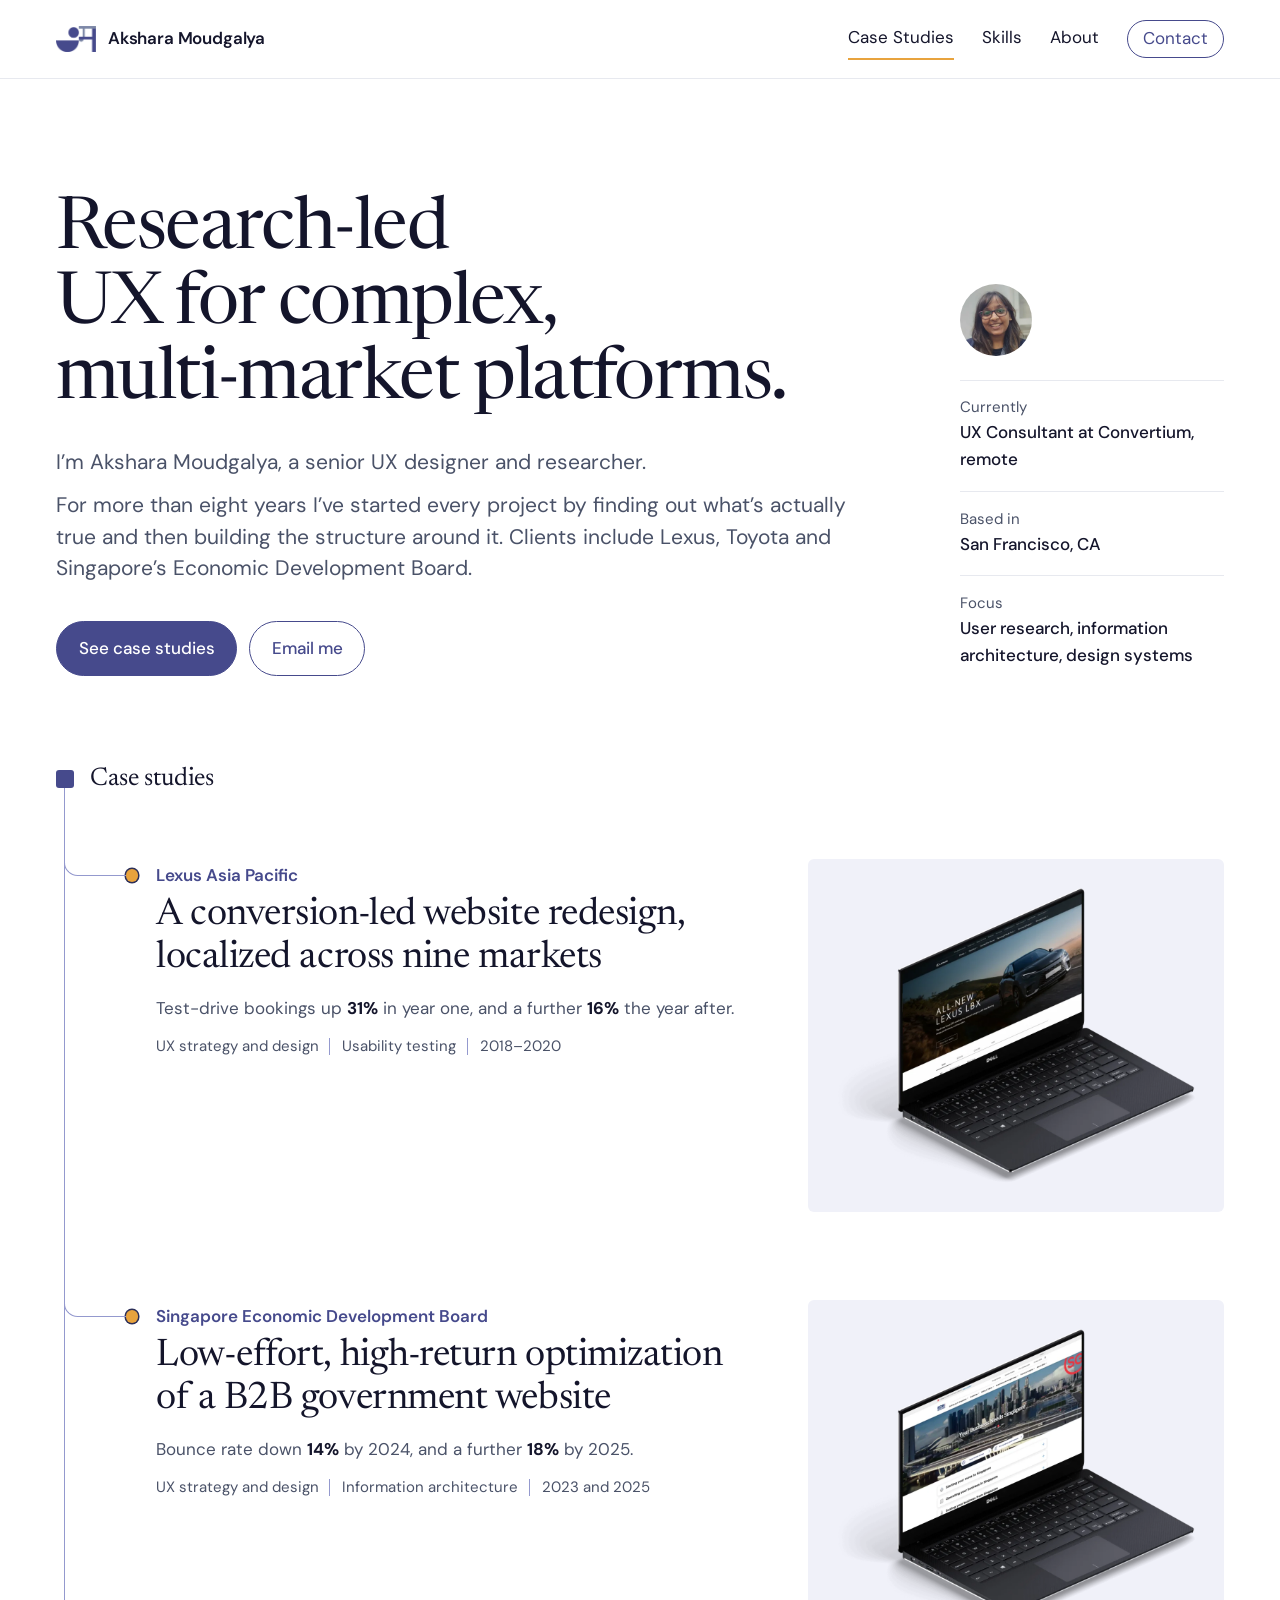
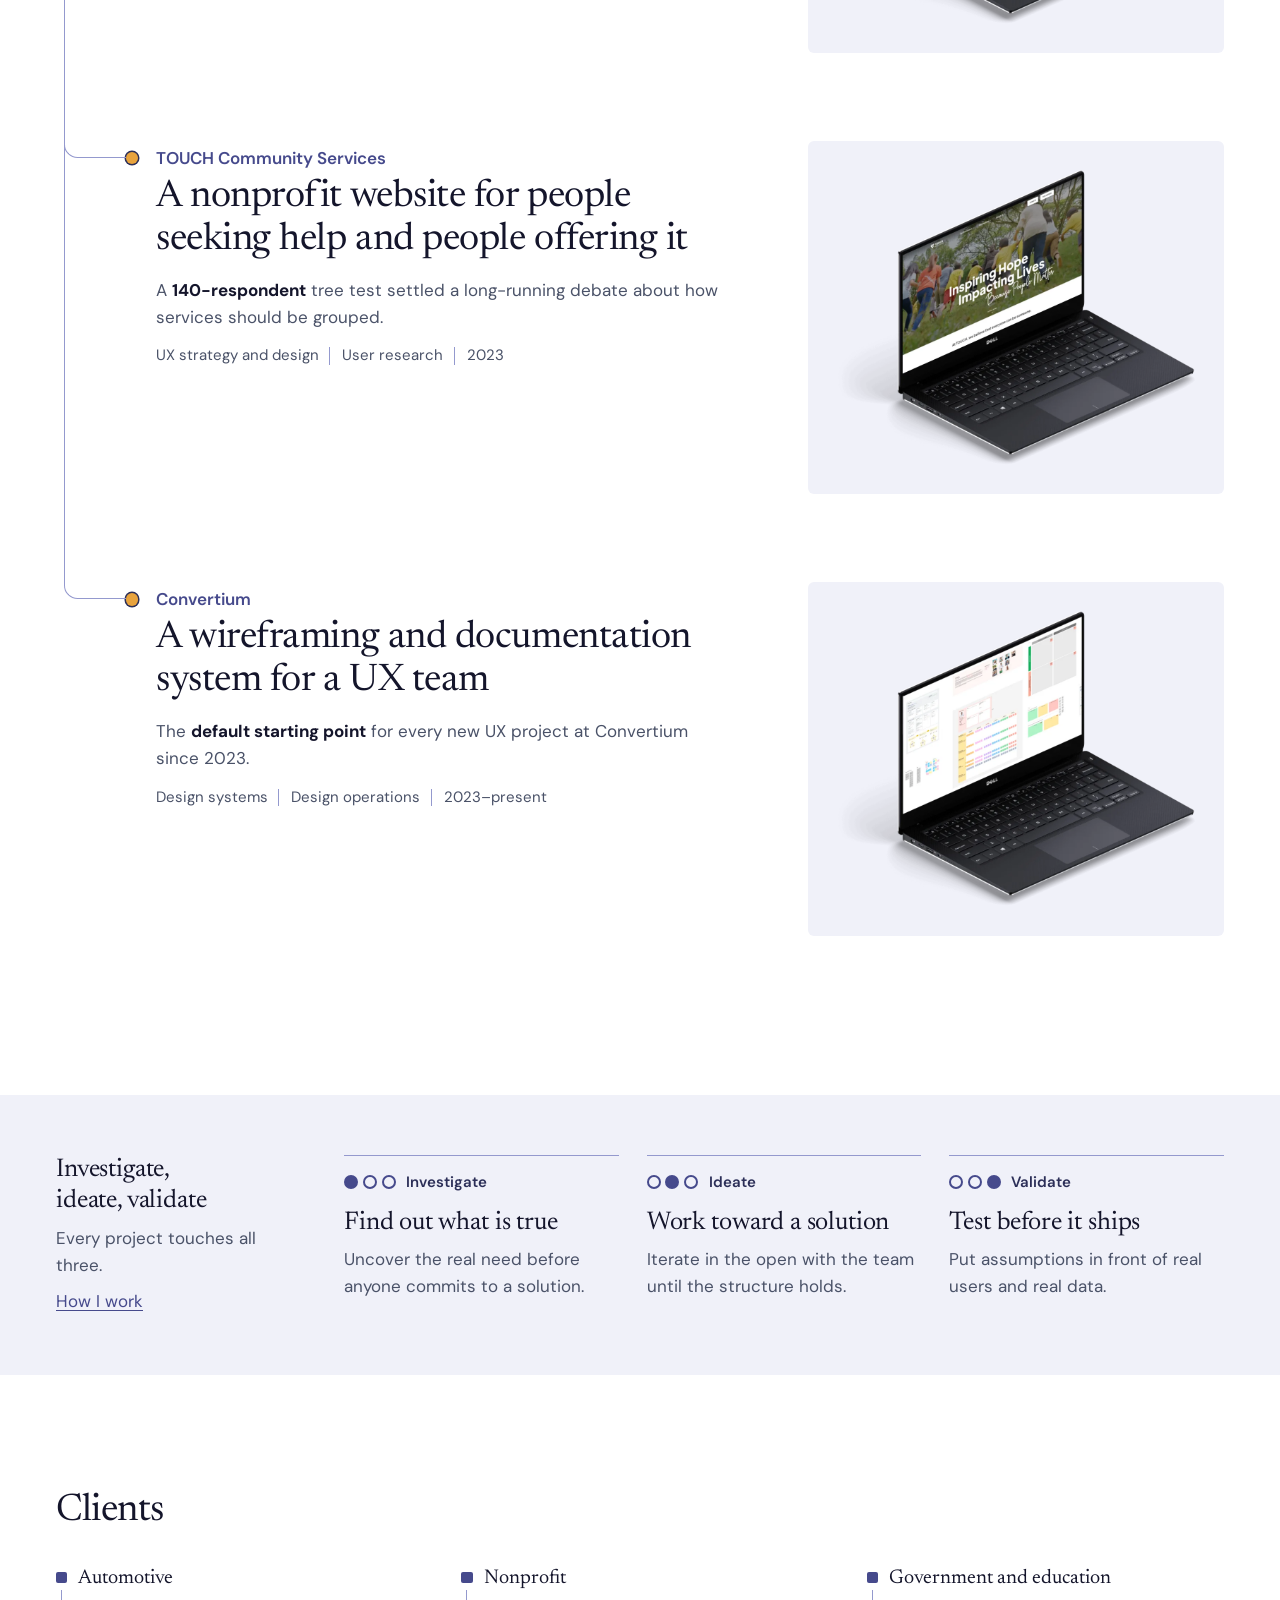
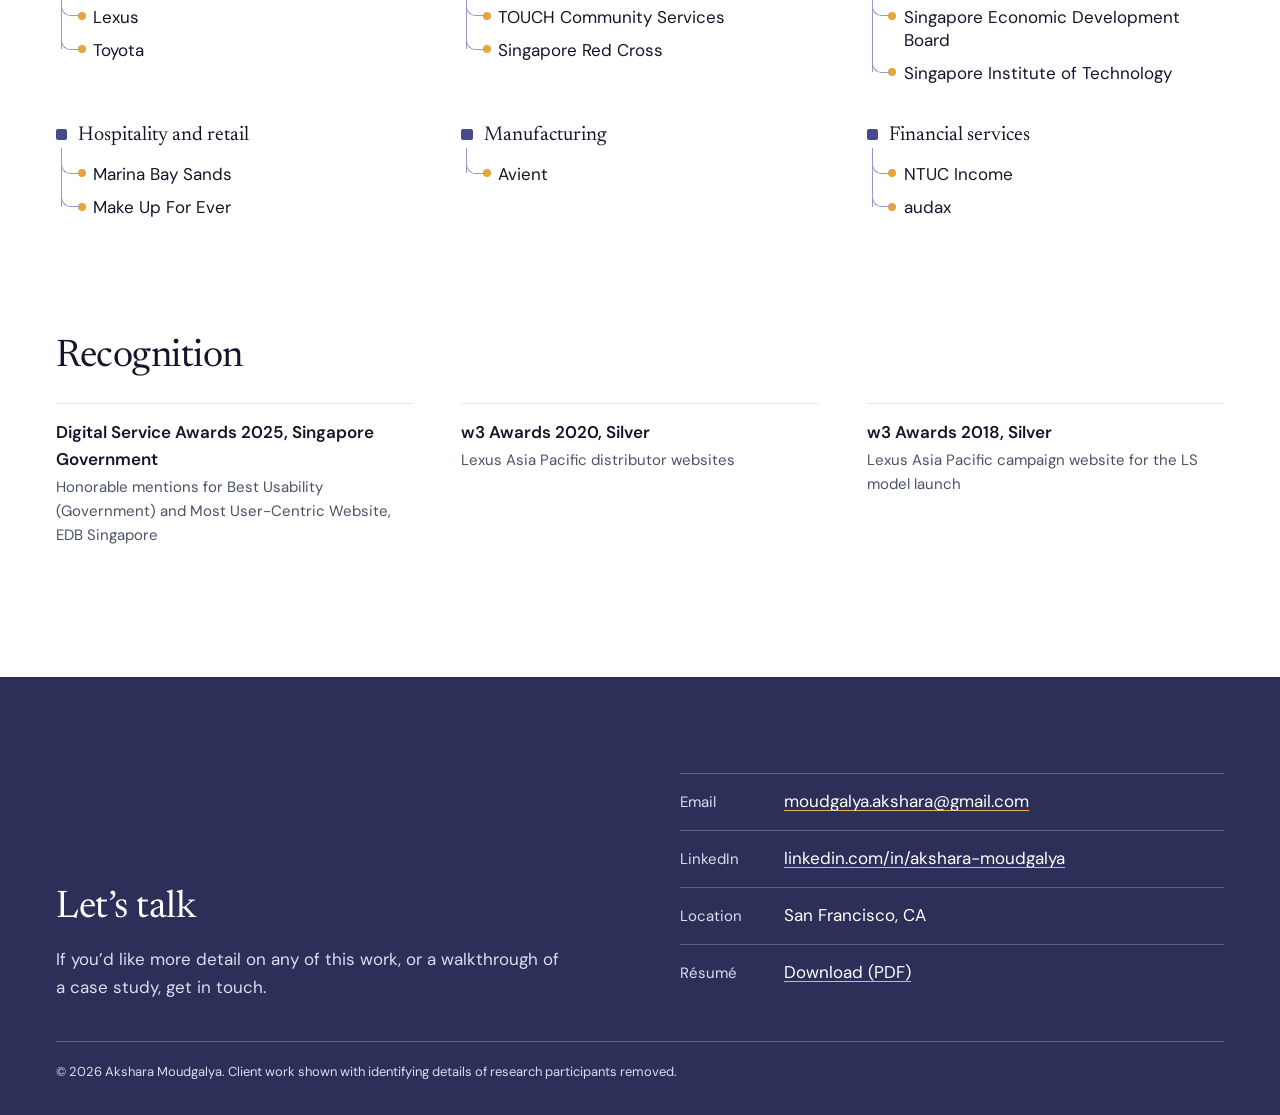
<file: index.html>
<!doctype html>
<html lang="en">
<head>
<meta charset="utf-8">
<meta name="viewport" content="width=device-width, initial-scale=1">
<title>Akshara Moudgalya | Senior UX designer and researcher</title>
<meta name="description" content="Portfolio of Akshara Moudgalya, a senior UX designer and researcher in San Francisco. Research, information architecture and design systems for Lexus, EDB Singapore and others.">
<meta property="og:title" content="Akshara Moudgalya | Senior UX designer and researcher">
<meta property="og:description" content="Portfolio of Akshara Moudgalya, a senior UX designer and researcher in San Francisco. Research, information architecture and design systems for Lexus, EDB Singapore and others.">
<meta property="og:type" content="website">
<meta name="theme-color" content="#2C2F58">
<link rel="icon" type="image/png" href="assets/img/favicon.png">
<link rel="preload" href="assets/fonts/newsreader-latin-opsz-normal.woff2" as="font" type="font/woff2" crossorigin>
<link rel="preload" href="assets/fonts/dm-sans-latin-opsz-normal.woff2" as="font" type="font/woff2" crossorigin>
<link rel="stylesheet" href="assets/css/style.css">
</head>
<body>
<a class="skip" href="#main">Skip to content</a>
<header class="site-header">
  <div class="wrap site-header__inner">
    <a class="brand" href="index.html">
      <img src="assets/img/logo.png" width="360" height="231" alt="">
      <span>Akshara Moudgalya</span>
    </a>
    <nav class="site-nav" aria-label="Main">
      <ul>
        <li><a href="index.html#work" aria-current="page">Case Studies</a></li>
        <li><a href="skills.html">Skills</a></li>
        <li><a href="about.html">About</a></li>
        <li><a href="#contact" class="nav-cta">Contact</a></li>
      </ul>
    </nav>
  </div>
</header>
<main id="main">

  <section class="wrap hero">
    <div class="hero__grid">
      <div>
        <h1 class="display">Research-led UX for complex, <span class="nowrap">multi-market</span> platforms.</h1>
        <p class="lead hero__lead">I’m Akshara Moudgalya, a senior UX designer and researcher.</p>
        <p class="lead hero__lead2">For more than eight years I’ve started every project by finding out what’s actually true and then building the structure around it. Clients include Lexus, Toyota and Singapore’s Economic Development Board.</p>
        <div class="hero__actions">
          <a class="button" href="#work">See case studies</a>
          <a class="button button--quiet" href="mailto:moudgalya.akshara@gmail.com">Email me</a>
        </div>
      </div>
      <div class="hero__aside">
      <img class="avatar" src="assets/img/akshara-avatar.webp" width="192" height="192" alt="">
      <dl class="facts">
        <div><dt>Currently</dt><dd>UX Consultant at Convertium, remote</dd></div>
        <div><dt>Based in</dt><dd>San Francisco, CA</dd></div>
        <div><dt>Focus</dt><dd>User research, information architecture, design systems</dd></div>
      </dl>
      </div>
    </div>
  </section>

  <section class="wrap work" id="work" aria-labelledby="work-title">
    <h2 class="h3 work__root" id="work-title">Case studies</h2>
    <ul class="tree">
      <li class="tree__item">
        <div class="project">
          <div>
            <p class="project__eyebrow"><span class="project__client">Lexus Asia Pacific</span></p>
            <h3 class="h2 project__title"><a href="work/lexus-asia-pacific.html">A conversion-led website redesign, localized across nine markets</a></h3>
            <p class="project__result">Test-drive bookings up <strong>31%</strong> in year one, and a further <strong>16%</strong> the year after.</p>
            <ul class="project__meta" aria-label="Disciplines and project dates"><li>UX strategy and design</li><li>Usability testing</li><li><span class="visually-hidden">Project dates: </span>2018–2020</li></ul>
          </div>
          <div class="project__media"><img src="assets/img/lexus-laptop.webp" width="1014" height="836" alt="Lexus Asia Pacific website shown on a laptop"></div>
        </div>
      </li>
      <li class="tree__item">
        <div class="project">
          <div>
            <p class="project__eyebrow"><span class="project__client">Singapore Economic Development Board</span></p>
            <h3 class="h2 project__title"><a href="work/edb-singapore.html">Low-effort, high-return optimization of a B2B government website</a></h3>
            <p class="project__result">Bounce rate down <strong>14%</strong> by 2024, and a further <strong>18%</strong> by 2025.</p>
            <ul class="project__meta" aria-label="Disciplines and project dates"><li>UX strategy and design</li><li>Information architecture</li><li><span class="visually-hidden">Project dates: </span>2023 and 2025</li></ul>
          </div>
          <div class="project__media"><img src="assets/img/edb-laptop.webp" width="1014" height="836" alt="EDB Singapore website shown on a laptop"></div>
        </div>
      </li>
      <li class="tree__item">
        <div class="project">
          <div>
            <p class="project__eyebrow"><span class="project__client">TOUCH Community Services</span></p>
            <h3 class="h2 project__title"><a href="work/touch-community-services.html">A nonprofit website for people seeking help and people offering it</a></h3>
            <p class="project__result">A <strong>140-respondent</strong> tree test settled a long-running debate about how services should be grouped.</p>
            <ul class="project__meta" aria-label="Disciplines and project dates"><li>UX strategy and design</li><li>User research</li><li><span class="visually-hidden">Project dates: </span>2023</li></ul>
          </div>
          <div class="project__media"><img src="assets/img/touch-laptop.webp" width="1014" height="836" alt="TOUCH Community Services website shown on a laptop"></div>
        </div>
      </li>
      <li class="tree__item">
        <div class="project">
          <div>
            <p class="project__eyebrow"><span class="project__client">Convertium</span></p>
            <h3 class="h2 project__title"><a href="work/convertium-design-system.html">A wireframing and documentation system for a UX team</a></h3>
            <p class="project__result">The <strong>default starting point</strong> for every new UX project at Convertium since 2023.</p>
            <ul class="project__meta" aria-label="Disciplines and project dates"><li>Design systems</li><li>Design operations</li><li><span class="visually-hidden">Project dates: </span>2023–present</li></ul>
          </div>
          <div class="project__media"><img src="assets/img/ds-laptop.webp" width="1014" height="836" alt="Figma file of research templates shown on a laptop"></div>
        </div>
      </li>
    </ul>
  </section>

  <section class="band band--compact" aria-labelledby="process-title">
    <div class="wrap strip">
      <div class="strip__intro">
        <h2 class="h3" id="process-title">Investigate, ideate, validate</h2>
        <p>Every project touches all three.</p>
        <p class="strip__link"><a href="skills.html#process">How I work</a></p>
      </div>
      <ol class="strip__steps">
        <li><span class="phase" data-phase="1"><span class="phase__dots" aria-hidden="true"><i></i><i></i><i></i></span>Investigate</span><h3 class="h3">Find out what is true</h3><p>Uncover the real need before anyone commits to a solution.</p></li>
        <li><span class="phase" data-phase="2"><span class="phase__dots" aria-hidden="true"><i></i><i></i><i></i></span>Ideate</span><h3 class="h3">Work toward a solution</h3><p>Iterate in the open with the team until the structure holds.</p></li>
        <li><span class="phase" data-phase="3"><span class="phase__dots" aria-hidden="true"><i></i><i></i><i></i></span>Validate</span><h3 class="h3">Test before it ships</h3><p>Put assumptions in front of real users and real data.</p></li>
      </ol>
    </div>
  </section>

  <section class="wrap section" aria-labelledby="clients-title">
    <h2 class="h2" id="clients-title">Clients</h2>
    <div class="clients">
        <div class="cgroup"><h3 class="cgroup__label">Automotive</h3><ul class="cgroup__list"><li><span>Lexus</span></li><li><span>Toyota</span></li></ul></div>
        <div class="cgroup"><h3 class="cgroup__label">Nonprofit</h3><ul class="cgroup__list"><li><span>TOUCH Community Services</span></li><li><span>Singapore Red Cross</span></li></ul></div>
        <div class="cgroup"><h3 class="cgroup__label">Government and education</h3><ul class="cgroup__list"><li><span>Singapore Economic Development Board</span></li><li><span>Singapore Institute of Technology</span></li></ul></div>
        <div class="cgroup"><h3 class="cgroup__label">Hospitality and retail</h3><ul class="cgroup__list"><li><span>Marina Bay Sands</span></li><li><span>Make Up For Ever</span></li></ul></div>
        <div class="cgroup"><h3 class="cgroup__label">Manufacturing</h3><ul class="cgroup__list"><li><span>Avient</span></li></ul></div>
        <div class="cgroup"><h3 class="cgroup__label">Financial services</h3><ul class="cgroup__list"><li><span>NTUC Income</span></li><li><span>audax</span></li></ul></div>
    </div>
  </section>

  <section class="wrap section section--flush-top" aria-labelledby="recognition-title">
    <h2 class="h2" id="recognition-title">Recognition</h2>
    <ul class="awards">
      <li><strong>Digital Service Awards 2025, Singapore Government</strong><span>Honorable mentions for Best Usability (Government) and Most User-Centric Website, EDB Singapore</span></li>
      <li><strong>w3 Awards 2020, Silver</strong><span>Lexus Asia Pacific distributor websites</span></li>
      <li><strong>w3 Awards 2018, Silver</strong><span>Lexus Asia Pacific campaign website for the LS model launch</span></li>
    </ul>
  </section>

</main>
<footer class="contact" id="contact">
  <div class="wrap contact__inner">
    <div>
      <h2 class="h2">Let’s talk</h2>
      <p>If you’d like more detail on any of this work, or a walkthrough of a case study, get in touch.</p>
    </div>
    <ul class="contact__list">
      <li><span>Email</span><a href="mailto:moudgalya.akshara@gmail.com">moudgalya.akshara@gmail.com</a></li>
      <li><span>LinkedIn</span><a href="https://www.linkedin.com/in/akshara-moudgalya-1ba449b6/">linkedin.com/in/akshara-moudgalya</a></li>
      <li><span>Location</span>San Francisco, CA</li>
      <li><span>Résumé</span><a href="assets/Akshara-Moudgalya-Resume.pdf" target="_blank" rel="noopener">Download (PDF)</a></li>
    </ul>
  </div>
  <div class="wrap"><p class="contact__fine">© 2026 Akshara Moudgalya. Client work shown with identifying details of research participants removed.</p></div>
</footer>
</body>
</html>
</file>
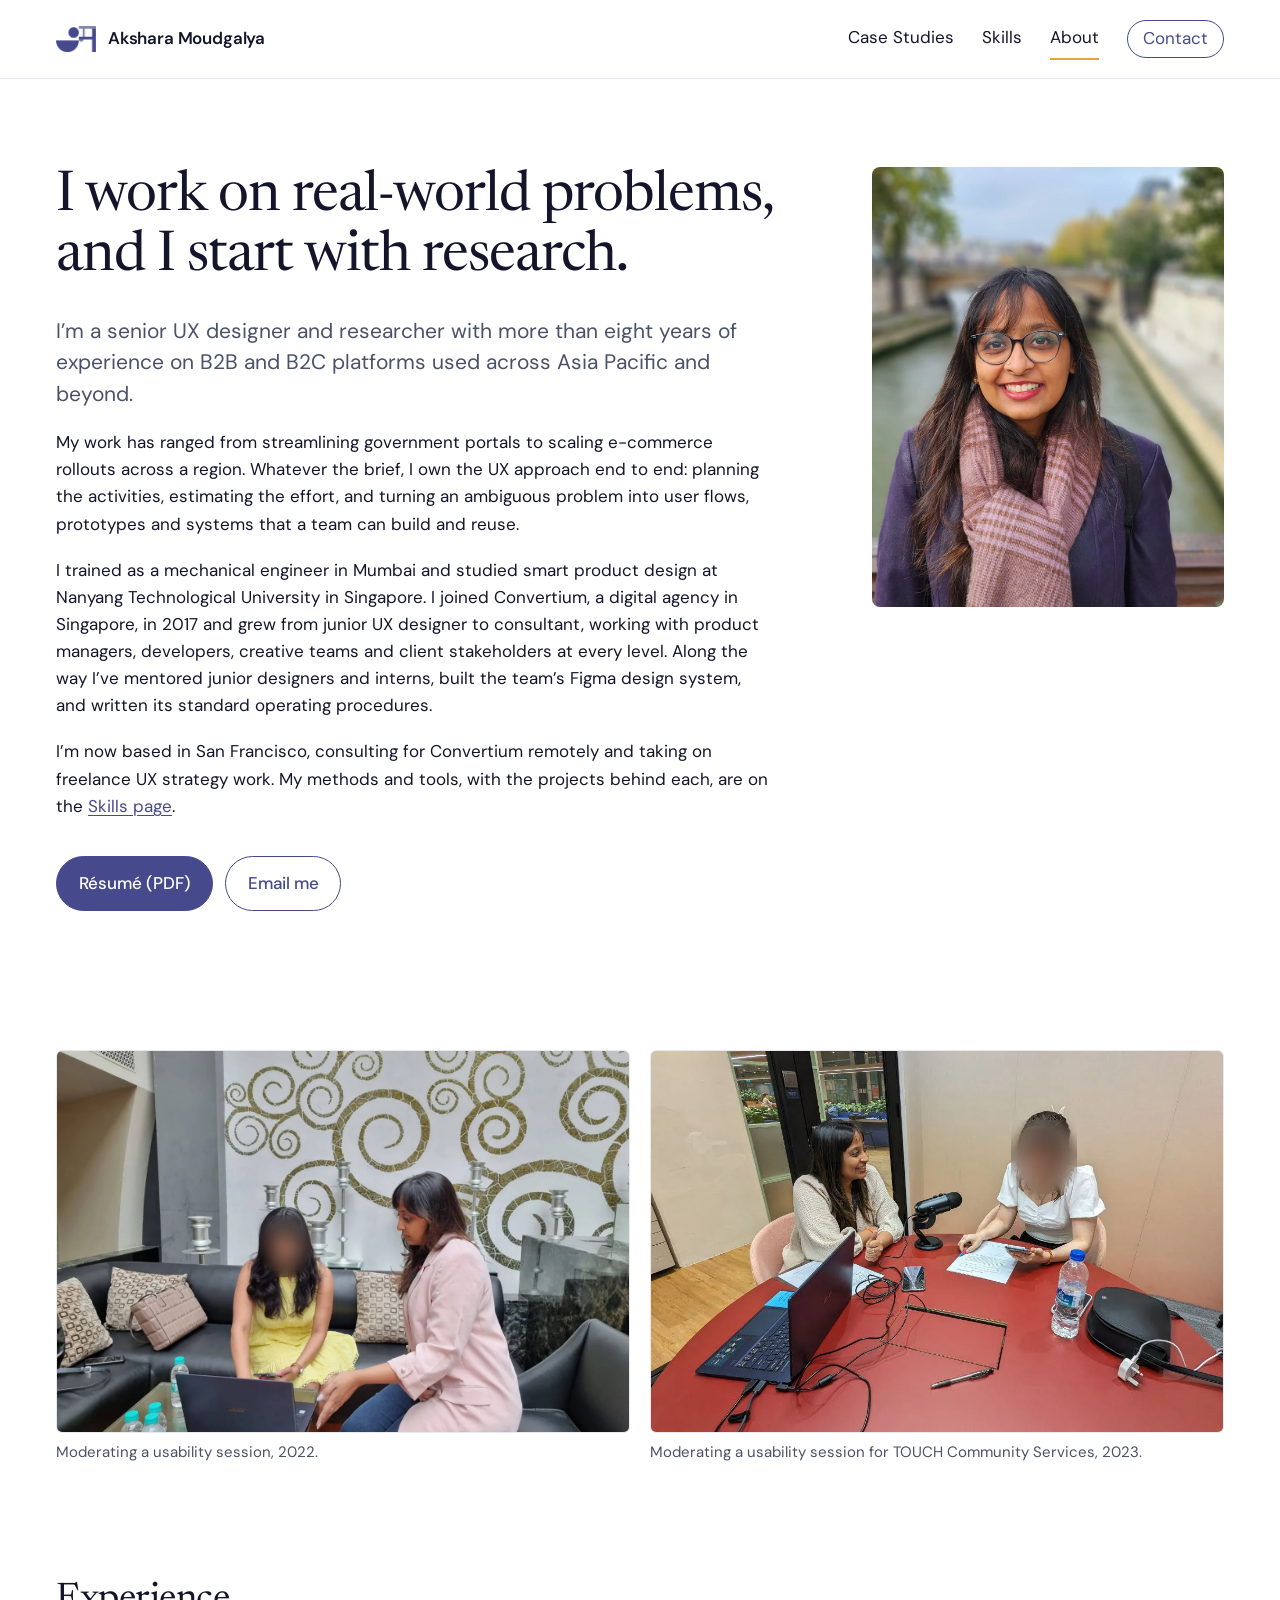
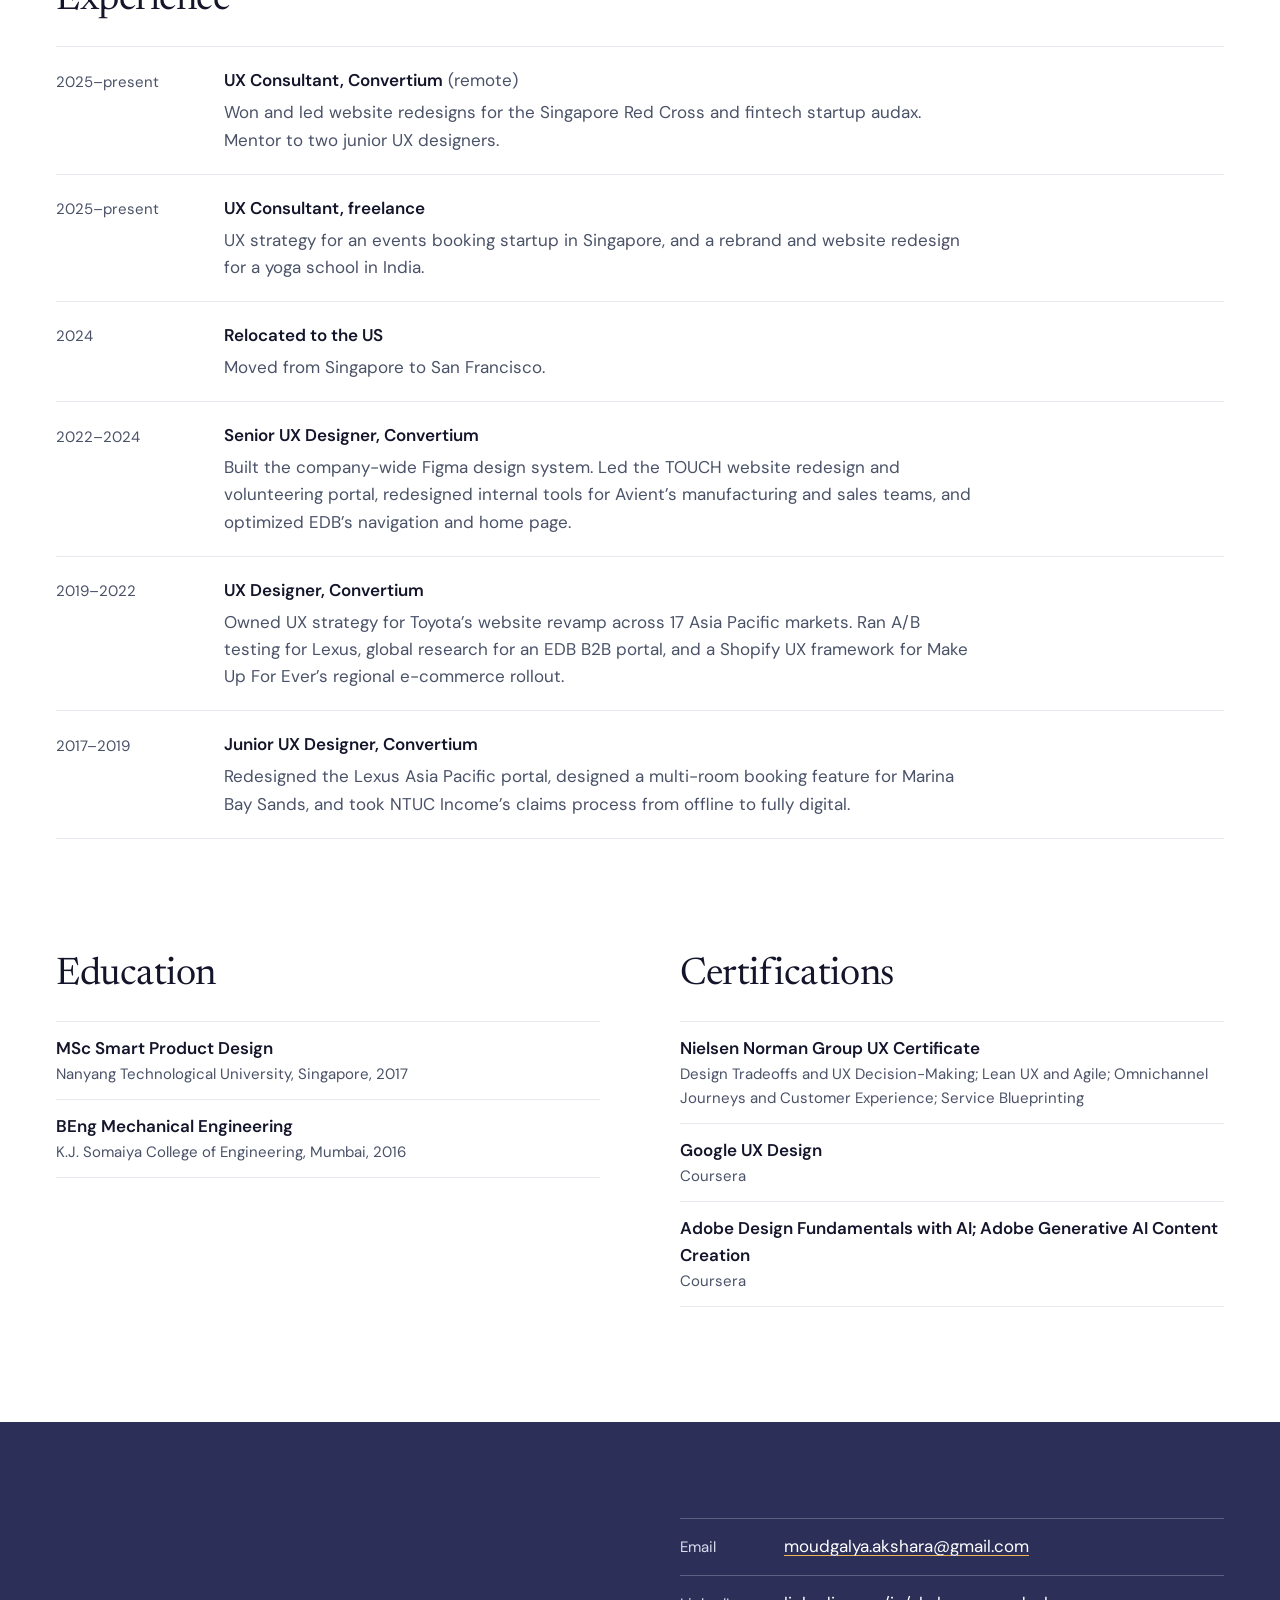
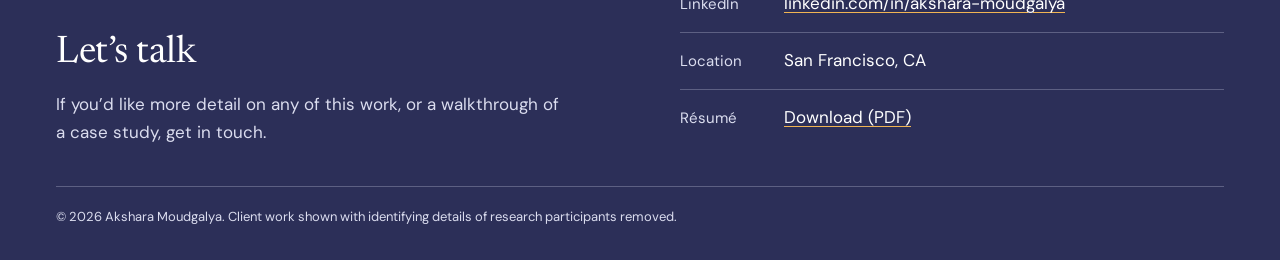
<file: about.html>
<!doctype html>
<html lang="en">
<head>
<meta charset="utf-8">
<meta name="viewport" content="width=device-width, initial-scale=1">
<title>About | Akshara Moudgalya</title>
<meta name="description" content="About Akshara Moudgalya: senior UX designer and researcher in San Francisco with 8+ years across research, information architecture and design systems.">
<meta property="og:title" content="About | Akshara Moudgalya">
<meta property="og:description" content="About Akshara Moudgalya: senior UX designer and researcher in San Francisco with 8+ years across research, information architecture and design systems.">
<meta property="og:type" content="website">
<meta name="theme-color" content="#2C2F58">
<link rel="icon" type="image/png" href="assets/img/favicon.png">
<link rel="preload" href="assets/fonts/newsreader-latin-opsz-normal.woff2" as="font" type="font/woff2" crossorigin>
<link rel="preload" href="assets/fonts/dm-sans-latin-opsz-normal.woff2" as="font" type="font/woff2" crossorigin>
<link rel="stylesheet" href="assets/css/style.css">
</head>
<body>
<a class="skip" href="#main">Skip to content</a>
<header class="site-header">
  <div class="wrap site-header__inner">
    <a class="brand" href="index.html">
      <img src="assets/img/logo.png" width="360" height="231" alt="">
      <span>Akshara Moudgalya</span>
    </a>
    <nav class="site-nav" aria-label="Main">
      <ul>
        <li><a href="index.html#work">Case Studies</a></li>
        <li><a href="skills.html">Skills</a></li>
        <li><a href="about.html" aria-current="page">About</a></li>
        <li><a href="#contact" class="nav-cta">Contact</a></li>
      </ul>
    </nav>
  </div>
</header>
<main id="main">

  <section class="wrap about-head">
    <div class="about-head__photo"><img src="assets/img/akshara-portrait.webp" width="900" height="1125" alt="Portrait of Akshara Moudgalya"></div>
    <div>
      <h1 class="h1">I work on real-world problems, and I start with research.</h1>
      <div class="prose" style="margin-top:1.75rem">
        <p class="lead">I’m a senior UX designer and researcher with more than eight years of experience on B2B and B2C platforms used across Asia Pacific and beyond.</p>
        <p>My work has ranged from streamlining government portals to scaling e-commerce rollouts across a region. Whatever the brief, I own the UX approach end to end: planning the activities, estimating the effort, and turning an ambiguous problem into user flows, prototypes and systems that a team can build and reuse.</p>
        <p>I trained as a mechanical engineer in Mumbai and studied smart product design at Nanyang Technological University in Singapore. I joined Convertium, a digital agency in Singapore, in 2017 and grew from junior UX designer to consultant, working with product managers, developers, creative teams and client stakeholders at every level. Along the way I’ve mentored junior designers and interns, built the team’s Figma design system, and written its standard operating procedures.</p>
        <p>I’m now based in San Francisco, consulting for Convertium remotely and taking on freelance UX strategy work. My methods and tools, with the projects behind each, are on the <a href="skills.html">Skills page</a>.</p>
      </div>
      <div class="hero__actions">
        <a class="button" href="assets/Akshara-Moudgalya-Resume.pdf" target="_blank" rel="noopener">Résumé (PDF)</a>
        <a class="button button--quiet" href="mailto:moudgalya.akshara@gmail.com">Email me</a>
      </div>
    </div>
  </section>

  <section class="wrap section section--research" aria-label="Research in practice">
    <div class="figs figs--2 figs--even">
      <figure class="fig"><a href="assets/img/akshara-research-2022.webp" aria-label="Open full size: Akshara moderating a usability session with a participant on a laptop; the participant’s face is obscured"><img src="assets/img/akshara-research-2022.webp" width="1400" height="1050" alt="Akshara moderating a usability session with a participant on a laptop; the participant’s face is obscured" loading="lazy" decoding="async"></a><figcaption>Moderating a usability session, 2022.</figcaption></figure>
      <figure class="fig"><a href="assets/img/akshara-research-2023.webp" aria-label="Open full size: Akshara moderating a recorded usability session with a participant holding a phone; the participant’s face is obscured"><img src="assets/img/akshara-research-2023.webp" width="1280" height="720" alt="Akshara moderating a recorded usability session with a participant holding a phone; the participant’s face is obscured" loading="lazy" decoding="async"></a><figcaption>Moderating a usability session for TOUCH Community Services, 2023.</figcaption></figure>
    </div>
  </section>

  <section class="wrap section">
    <h2 class="h2">Experience</h2>
    <ul class="timeline" style="margin-top:1.5rem">
      <li><span class="when">2025–present</span><div><strong>UX Consultant, Convertium</strong> <span class="soft">(remote)</span><p>Won and led website redesigns for the Singapore Red Cross and fintech startup audax. Mentor to two junior UX designers.</p></div></li>
      <li><span class="when">2025–present</span><div><strong>UX Consultant, freelance</strong><p>UX strategy for an events booking startup in Singapore, and a rebrand and website redesign for a yoga school in India.</p></div></li>
      <li><span class="when">2024</span><div><strong>Relocated to the US</strong><p>Moved from Singapore to San Francisco.</p></div></li>
      <li><span class="when">2022–2024</span><div><strong>Senior UX Designer, Convertium</strong><p>Built the company-wide Figma design system. Led the TOUCH website redesign and volunteering portal, redesigned internal tools for Avient’s manufacturing and sales teams, and optimized EDB’s navigation and home page.</p></div></li>
      <li><span class="when">2019–2022</span><div><strong>UX Designer, Convertium</strong><p>Owned UX strategy for Toyota’s website revamp across 17 Asia Pacific markets. Ran A/B testing for Lexus, global research for an EDB B2B portal, and a Shopify UX framework for Make Up For Ever’s regional e-commerce rollout.</p></div></li>
      <li><span class="when">2017–2019</span><div><strong>Junior UX Designer, Convertium</strong><p>Redesigned the Lexus Asia Pacific portal, designed a multi-room booking feature for Marina Bay Sands, and took NTUC Income’s claims process from offline to fully digital.</p></div></li>
    </ul>
  </section>

  <section class="wrap section section--flush-top">
    <div class="split">
      <div>
        <h2 class="h2">Education</h2>
        <ul class="plain-list">
          <li><strong>MSc Smart Product Design</strong><span>Nanyang Technological University, Singapore, 2017</span></li>
          <li><strong>BEng Mechanical Engineering</strong><span>K.J. Somaiya College of Engineering, Mumbai, 2016</span></li>
        </ul>
      </div>
      <div>
        <h2 class="h2">Certifications</h2>
        <ul class="plain-list">
          <li><strong>Nielsen Norman Group UX Certificate</strong><span>Design Tradeoffs and UX Decision-Making; Lean UX and Agile; Omnichannel Journeys and Customer Experience; Service Blueprinting</span></li>
          <li><strong>Google UX Design</strong><span>Coursera</span></li>
          <li><strong>Adobe Design Fundamentals with AI; Adobe Generative AI Content Creation</strong><span>Coursera</span></li>
        </ul>
      </div>
    </div>
  </section>

</main>
<footer class="contact" id="contact">
  <div class="wrap contact__inner">
    <div>
      <h2 class="h2">Let’s talk</h2>
      <p>If you’d like more detail on any of this work, or a walkthrough of a case study, get in touch.</p>
    </div>
    <ul class="contact__list">
      <li><span>Email</span><a href="mailto:moudgalya.akshara@gmail.com">moudgalya.akshara@gmail.com</a></li>
      <li><span>LinkedIn</span><a href="https://www.linkedin.com/in/akshara-moudgalya-1ba449b6/">linkedin.com/in/akshara-moudgalya</a></li>
      <li><span>Location</span>San Francisco, CA</li>
      <li><span>Résumé</span><a href="assets/Akshara-Moudgalya-Resume.pdf" target="_blank" rel="noopener">Download (PDF)</a></li>
    </ul>
  </div>
  <div class="wrap"><p class="contact__fine">© 2026 Akshara Moudgalya. Client work shown with identifying details of research participants removed.</p></div>
</footer>
</body>
</html>
</file>
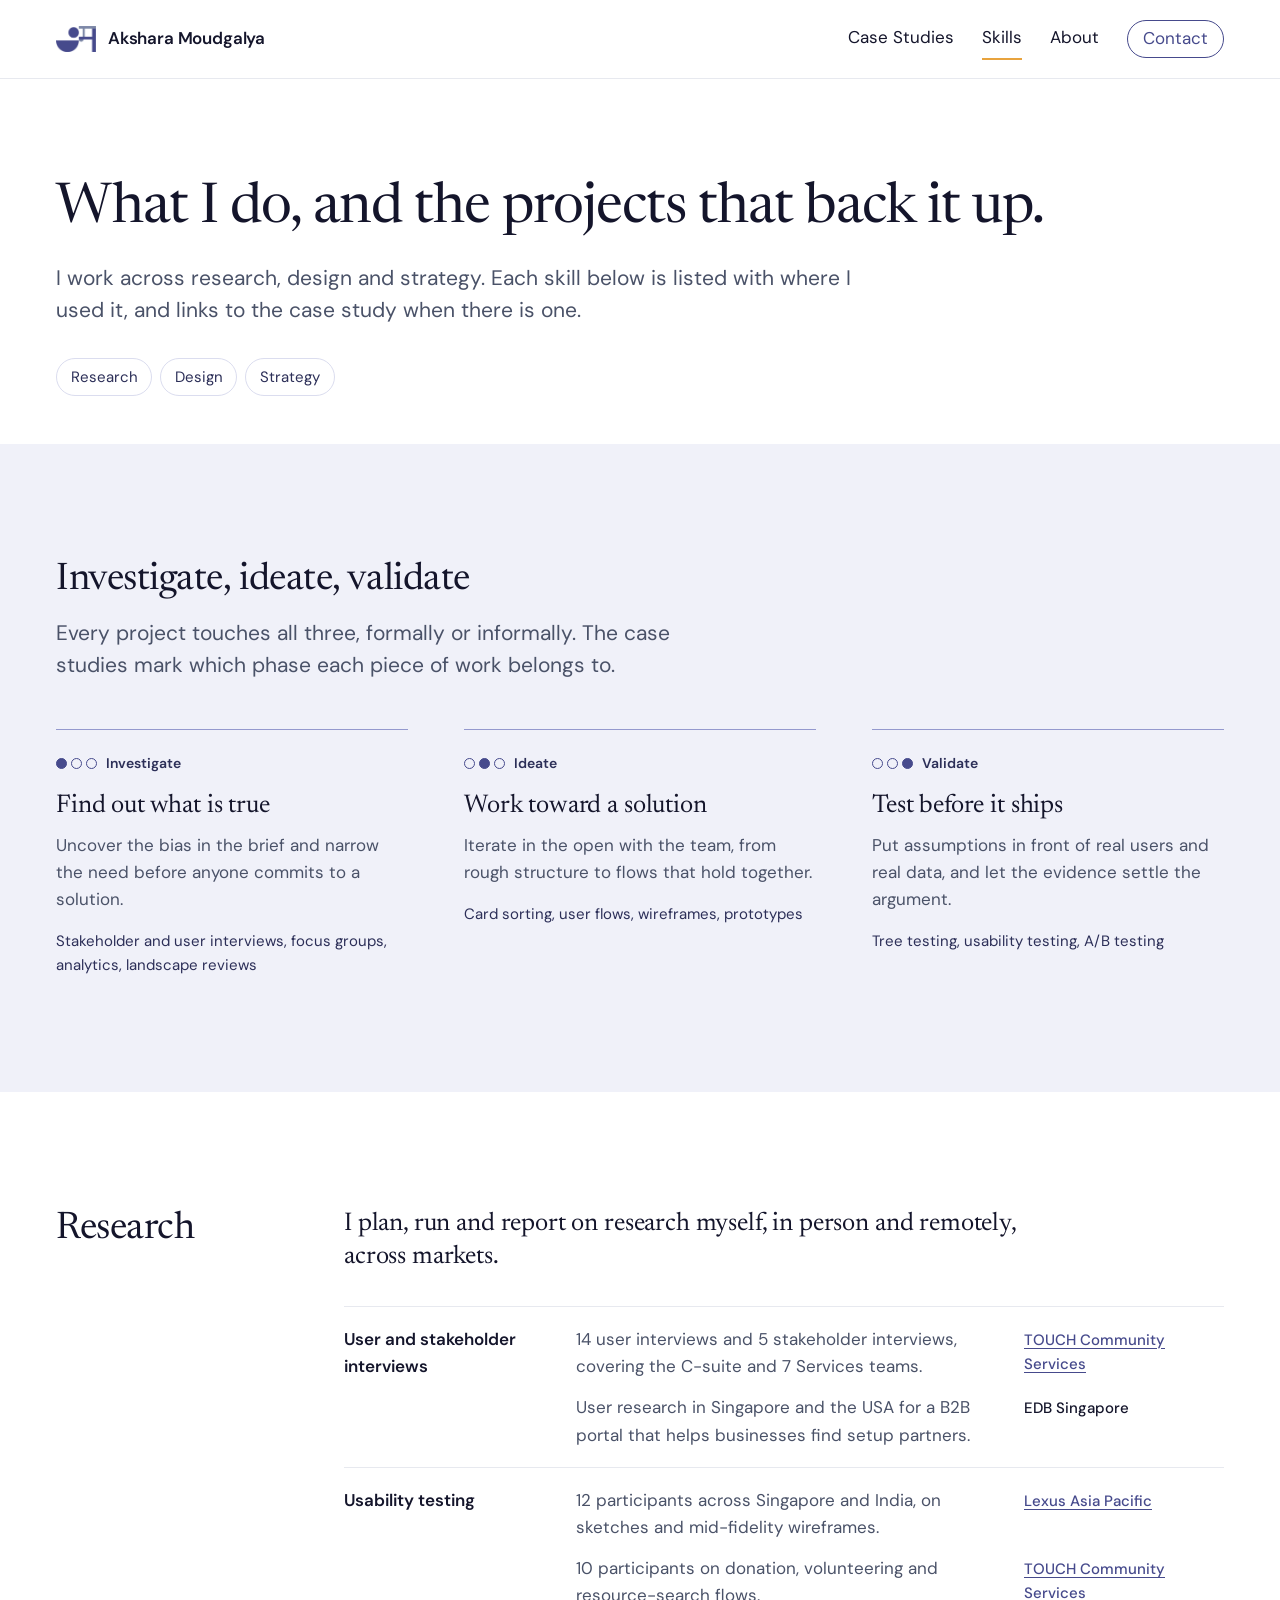
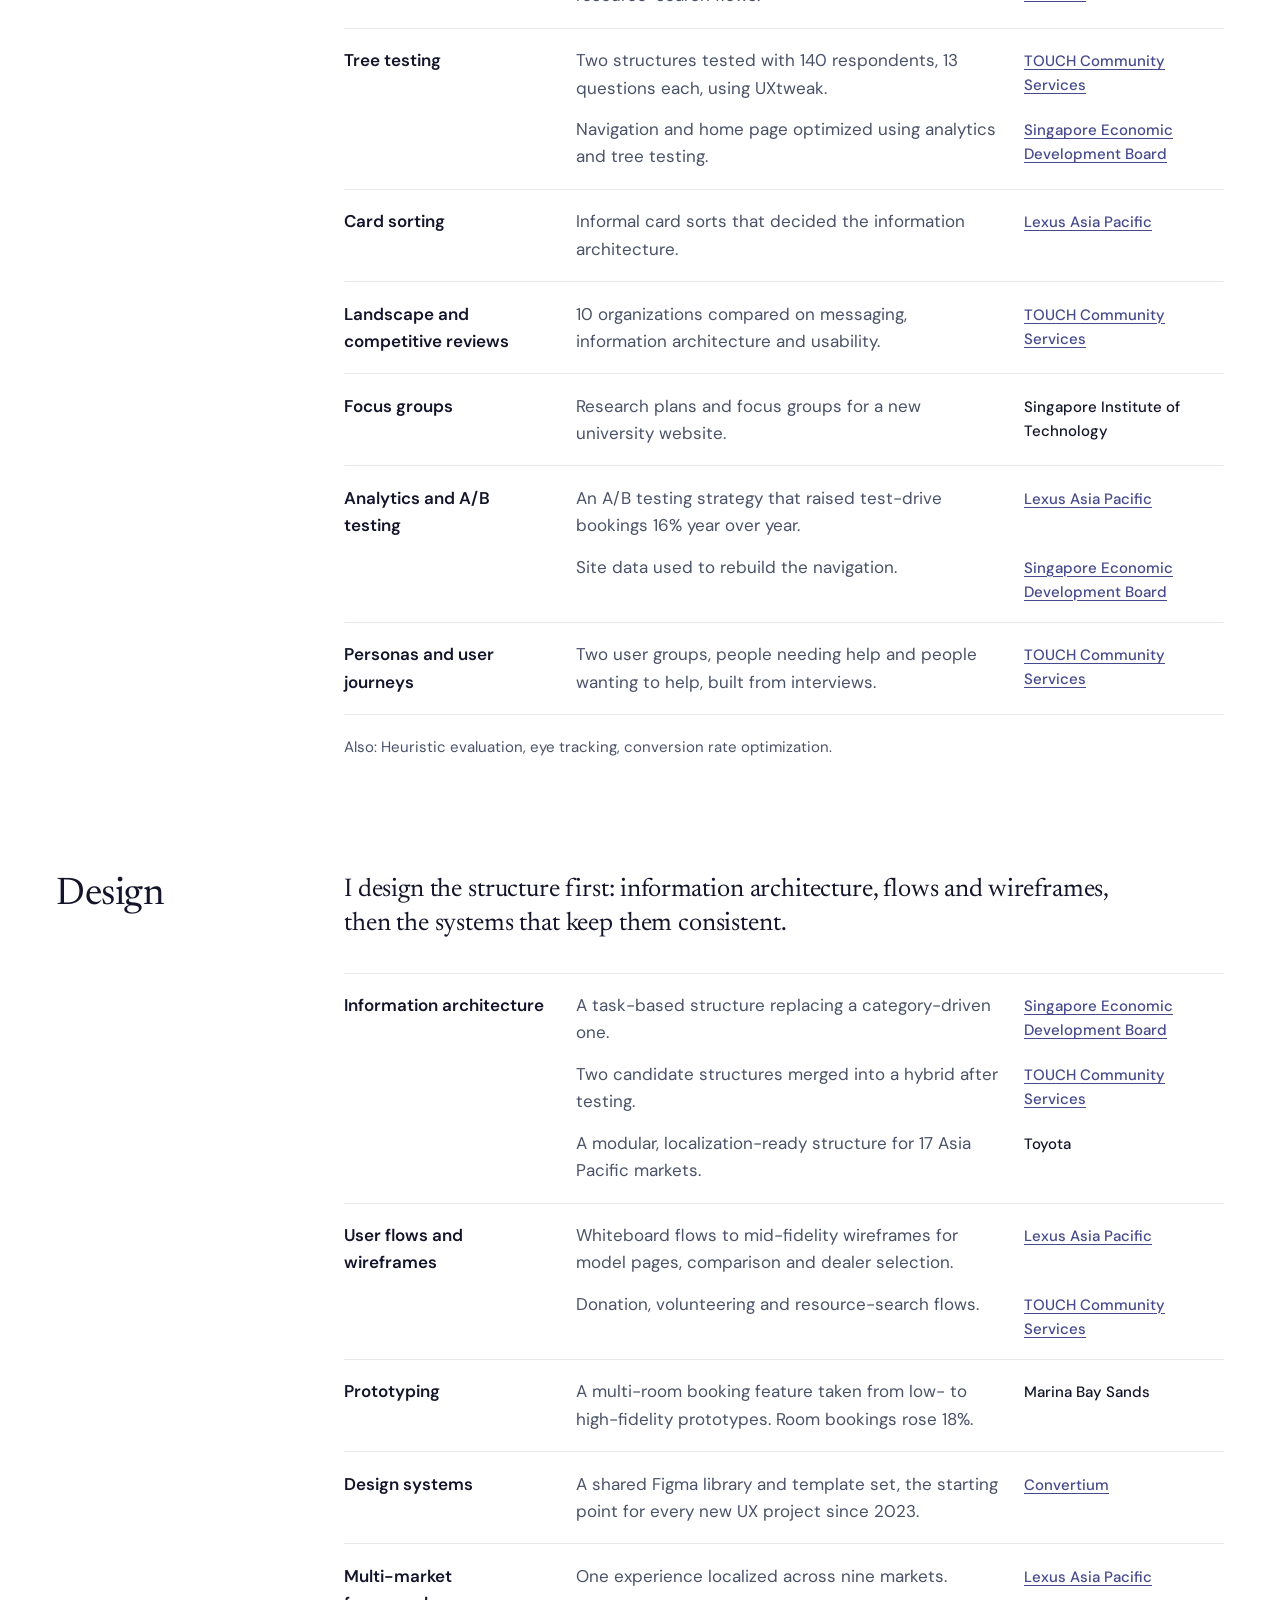
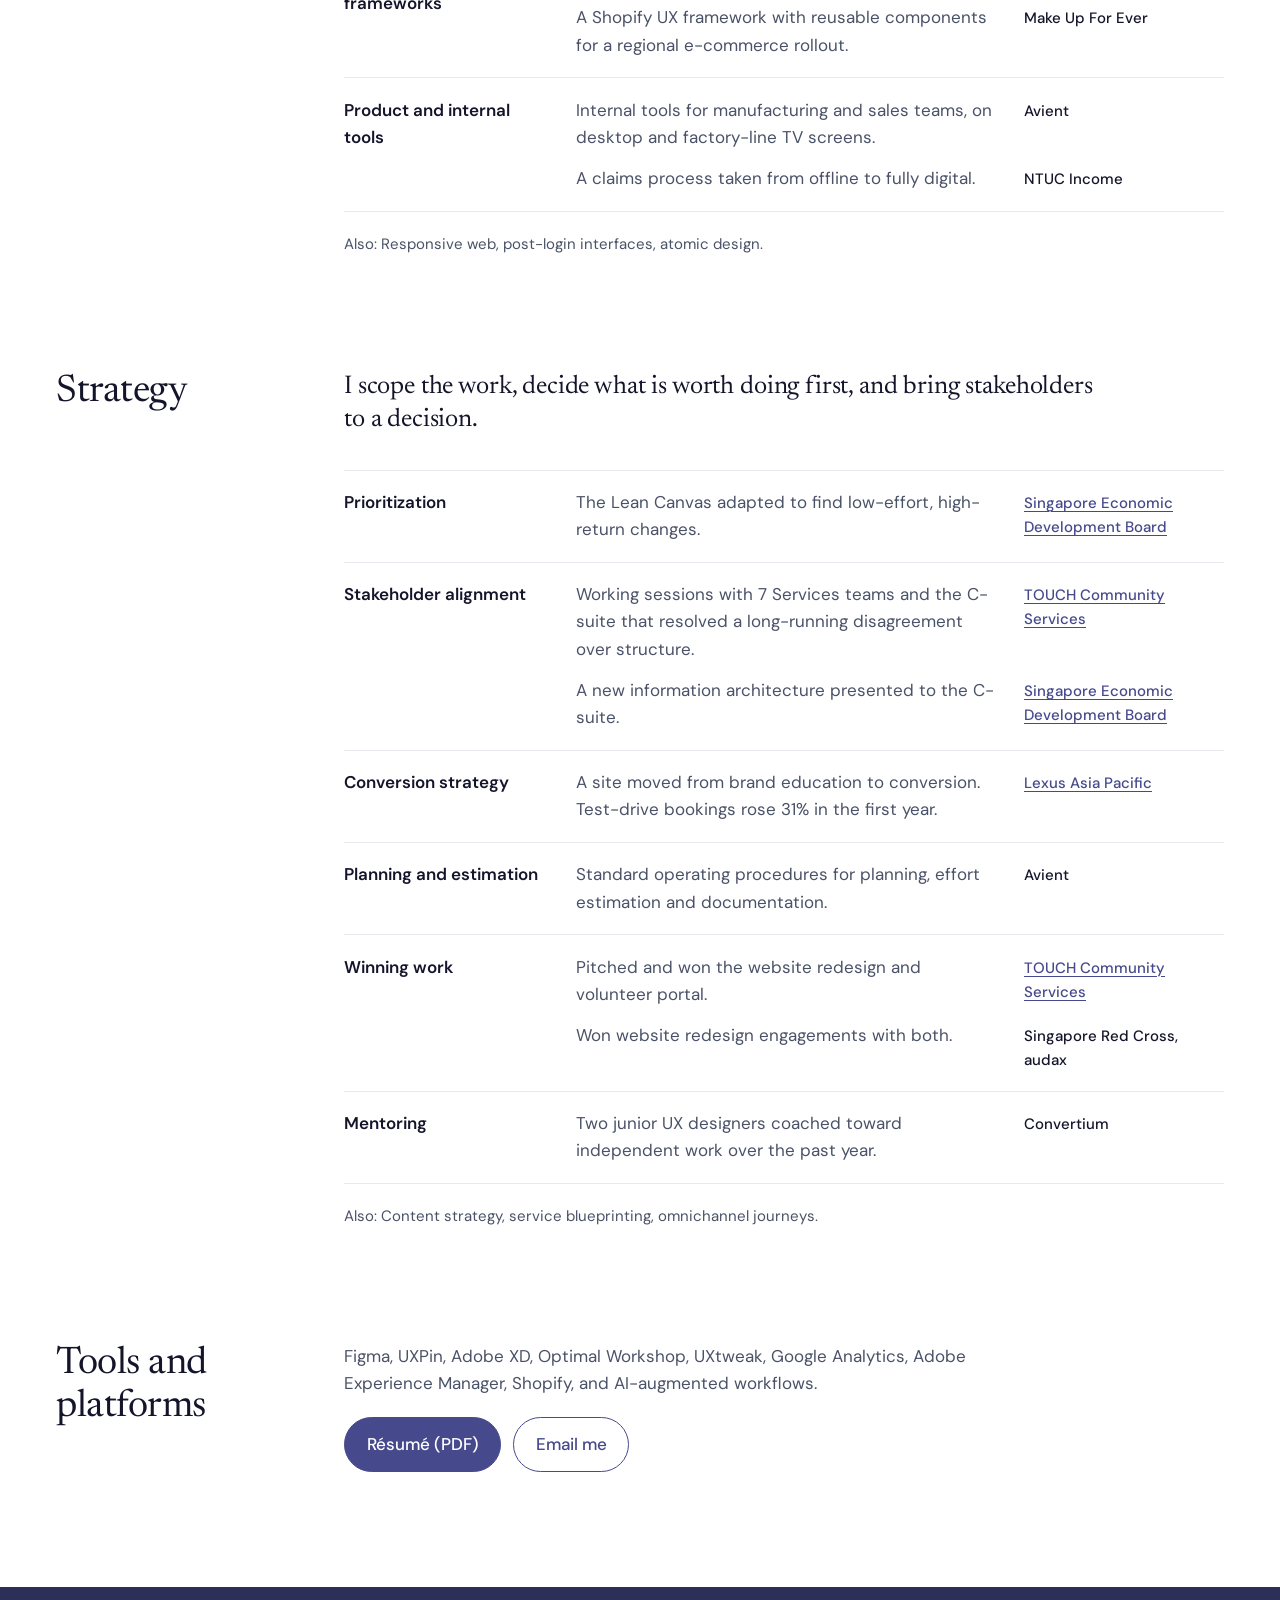
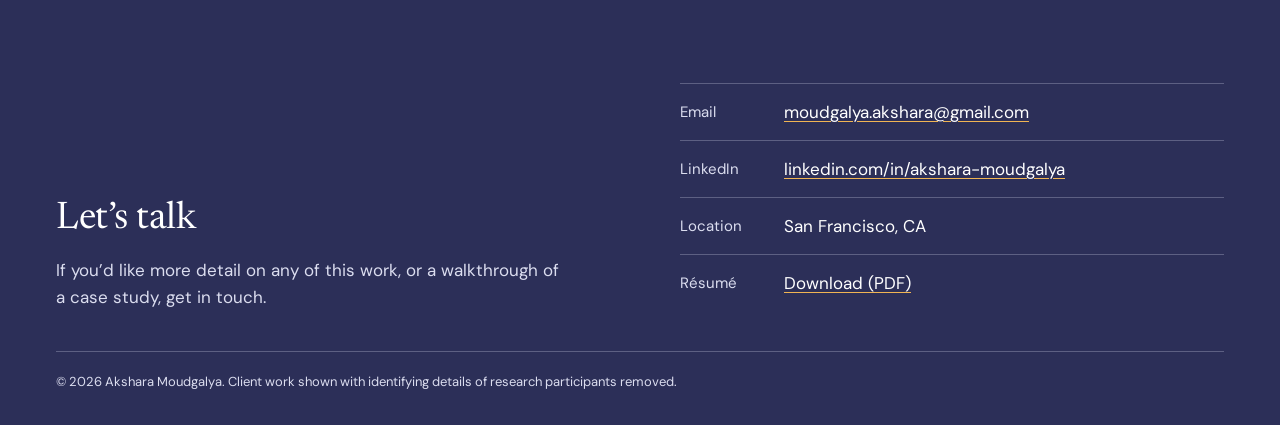
<file: skills.html>
<!doctype html>
<html lang="en">
<head>
<meta charset="utf-8">
<meta name="viewport" content="width=device-width, initial-scale=1">
<title>Skills | Akshara Moudgalya</title>
<meta name="description" content="Akshara Moudgalya’s UX research, design and strategy skills, each with the project where it was used.">
<meta property="og:title" content="Skills | Akshara Moudgalya">
<meta property="og:description" content="Akshara Moudgalya’s UX research, design and strategy skills, each with the project where it was used.">
<meta property="og:type" content="website">
<meta name="theme-color" content="#2C2F58">
<link rel="icon" type="image/png" href="assets/img/favicon.png">
<link rel="preload" href="assets/fonts/newsreader-latin-opsz-normal.woff2" as="font" type="font/woff2" crossorigin>
<link rel="preload" href="assets/fonts/dm-sans-latin-opsz-normal.woff2" as="font" type="font/woff2" crossorigin>
<link rel="stylesheet" href="assets/css/style.css">
</head>
<body>
<a class="skip" href="#main">Skip to content</a>
<header class="site-header">
  <div class="wrap site-header__inner">
    <a class="brand" href="index.html">
      <img src="assets/img/logo.png" width="360" height="231" alt="">
      <span>Akshara Moudgalya</span>
    </a>
    <nav class="site-nav" aria-label="Main">
      <ul>
        <li><a href="index.html#work">Case Studies</a></li>
        <li><a href="skills.html" aria-current="page">Skills</a></li>
        <li><a href="about.html">About</a></li>
        <li><a href="#contact" class="nav-cta">Contact</a></li>
      </ul>
    </nav>
  </div>
</header>
<main id="main">

  <header class="wrap case-head">
    <h1 class="h1 case-head__title">What I do, and the projects that back it up.</h1>
    <p class="lead case-head__summary">I work across research, design and strategy. Each skill below is listed with where I used it, and links to the case study when there is one.</p>
    <nav aria-label="On this page"><ul class="inline-list jump"><li><a href="#research">Research</a></li><li><a href="#design">Design</a></li><li><a href="#strategy">Strategy</a></li></ul></nav>
  </header>

  <section class="band" id="process" aria-labelledby="process-title">
    <div class="wrap">
      <div class="band__intro">
        <h2 class="h2" id="process-title">Investigate, ideate, validate</h2>
        <p class="lead">Every project touches all three, formally or informally. The case studies mark which phase each piece of work belongs to.</p>
      </div>
      <ol class="phases">
        <li class="phases__step"><span class="phase" data-phase="1"><span class="phase__dots" aria-hidden="true"><i></i><i></i><i></i></span>Investigate</span>
          <h3 class="h3">Find out what is true</h3>
          <p>Uncover the bias in the brief and narrow the need before anyone commits to a solution.</p>
          <p class="methods">Stakeholder and user interviews, focus groups, analytics, landscape reviews</p>
        </li>
        <li class="phases__step"><span class="phase" data-phase="2"><span class="phase__dots" aria-hidden="true"><i></i><i></i><i></i></span>Ideate</span>
          <h3 class="h3">Work toward a solution</h3>
          <p>Iterate in the open with the team, from rough structure to flows that hold together.</p>
          <p class="methods">Card sorting, user flows, wireframes, prototypes</p>
        </li>
        <li class="phases__step"><span class="phase" data-phase="3"><span class="phase__dots" aria-hidden="true"><i></i><i></i><i></i></span>Validate</span>
          <h3 class="h3">Test before it ships</h3>
          <p>Put assumptions in front of real users and real data, and let the evidence settle the argument.</p>
          <p class="methods">Tree testing, usability testing, A/B testing</p>
        </li>
      </ol>
    </div>
  </section>
  
  <section class="wrap case-section" id="research" aria-labelledby="research-title">
    <div class="case-section__grid">
      <h2 class="h2" id="research-title">Research</h2>
      <div class="case-section__body">
        <p class="challenge">I plan, run and report on research myself, in person and remotely, across markets.</p>
        <ul class="evidence"><li class="evidence__row"><h3>User and stakeholder interviews</h3><ul class="evidence__items"><li><p>14 user interviews and 5 stakeholder interviews, covering the C-suite and 7 Services teams.</p><p class="evidence__where"><a href="work/touch-community-services.html">TOUCH Community Services</a></p></li><li><p>User research in Singapore and the USA for a B2B portal that helps businesses find setup partners.</p><p class="evidence__where">EDB Singapore</p></li></ul></li><li class="evidence__row"><h3>Usability testing</h3><ul class="evidence__items"><li><p>12 participants across Singapore and India, on sketches and mid-fidelity wireframes.</p><p class="evidence__where"><a href="work/lexus-asia-pacific.html">Lexus Asia Pacific</a></p></li><li><p>10 participants on donation, volunteering and resource-search flows.</p><p class="evidence__where"><a href="work/touch-community-services.html">TOUCH Community Services</a></p></li></ul></li><li class="evidence__row"><h3>Tree testing</h3><ul class="evidence__items"><li><p>Two structures tested with 140 respondents, 13 questions each, using UXtweak.</p><p class="evidence__where"><a href="work/touch-community-services.html">TOUCH Community Services</a></p></li><li><p>Navigation and home page optimized using analytics and tree testing.</p><p class="evidence__where"><a href="work/edb-singapore.html">Singapore Economic Development Board</a></p></li></ul></li><li class="evidence__row"><h3>Card sorting</h3><ul class="evidence__items"><li><p>Informal card sorts that decided the information architecture.</p><p class="evidence__where"><a href="work/lexus-asia-pacific.html">Lexus Asia Pacific</a></p></li></ul></li><li class="evidence__row"><h3>Landscape and competitive reviews</h3><ul class="evidence__items"><li><p>10 organizations compared on messaging, information architecture and usability.</p><p class="evidence__where"><a href="work/touch-community-services.html">TOUCH Community Services</a></p></li></ul></li><li class="evidence__row"><h3>Focus groups</h3><ul class="evidence__items"><li><p>Research plans and focus groups for a new university website.</p><p class="evidence__where">Singapore Institute of Technology</p></li></ul></li><li class="evidence__row"><h3>Analytics and A/B testing</h3><ul class="evidence__items"><li><p>An A/B testing strategy that raised test-drive bookings 16% year over year.</p><p class="evidence__where"><a href="work/lexus-asia-pacific.html">Lexus Asia Pacific</a></p></li><li><p>Site data used to rebuild the navigation.</p><p class="evidence__where"><a href="work/edb-singapore.html">Singapore Economic Development Board</a></p></li></ul></li><li class="evidence__row"><h3>Personas and user journeys</h3><ul class="evidence__items"><li><p>Two user groups, people needing help and people wanting to help, built from interviews.</p><p class="evidence__where"><a href="work/touch-community-services.html">TOUCH Community Services</a></p></li></ul></li></ul>
        <p class="small soft">Also: Heuristic evaluation, eye tracking, conversion rate optimization.</p>
      </div>
    </div>
  </section>
  <section class="wrap case-section" id="design" aria-labelledby="design-title">
    <div class="case-section__grid">
      <h2 class="h2" id="design-title">Design</h2>
      <div class="case-section__body">
        <p class="challenge">I design the structure first: information architecture, flows and wireframes, then the systems that keep them consistent.</p>
        <ul class="evidence"><li class="evidence__row"><h3>Information architecture</h3><ul class="evidence__items"><li><p>A task-based structure replacing a category-driven one.</p><p class="evidence__where"><a href="work/edb-singapore.html">Singapore Economic Development Board</a></p></li><li><p>Two candidate structures merged into a hybrid after testing.</p><p class="evidence__where"><a href="work/touch-community-services.html">TOUCH Community Services</a></p></li><li><p>A modular, localization-ready structure for 17 Asia Pacific markets.</p><p class="evidence__where">Toyota</p></li></ul></li><li class="evidence__row"><h3>User flows and wireframes</h3><ul class="evidence__items"><li><p>Whiteboard flows to mid-fidelity wireframes for model pages, comparison and dealer selection.</p><p class="evidence__where"><a href="work/lexus-asia-pacific.html">Lexus Asia Pacific</a></p></li><li><p>Donation, volunteering and resource-search flows.</p><p class="evidence__where"><a href="work/touch-community-services.html">TOUCH Community Services</a></p></li></ul></li><li class="evidence__row"><h3>Prototyping</h3><ul class="evidence__items"><li><p>A multi-room booking feature taken from low- to high-fidelity prototypes. Room bookings rose 18%.</p><p class="evidence__where">Marina Bay Sands</p></li></ul></li><li class="evidence__row"><h3>Design systems</h3><ul class="evidence__items"><li><p>A shared Figma library and template set, the starting point for every new UX project since 2023.</p><p class="evidence__where"><a href="work/convertium-design-system.html">Convertium</a></p></li></ul></li><li class="evidence__row"><h3>Multi-market frameworks</h3><ul class="evidence__items"><li><p>One experience localized across nine markets.</p><p class="evidence__where"><a href="work/lexus-asia-pacific.html">Lexus Asia Pacific</a></p></li><li><p>A Shopify UX framework with reusable components for a regional e-commerce rollout.</p><p class="evidence__where">Make Up For Ever</p></li></ul></li><li class="evidence__row"><h3>Product and internal tools</h3><ul class="evidence__items"><li><p>Internal tools for manufacturing and sales teams, on desktop and factory-line TV screens.</p><p class="evidence__where">Avient</p></li><li><p>A claims process taken from offline to fully digital.</p><p class="evidence__where">NTUC Income</p></li></ul></li></ul>
        <p class="small soft">Also: Responsive web, post-login interfaces, atomic design.</p>
      </div>
    </div>
  </section>
  <section class="wrap case-section" id="strategy" aria-labelledby="strategy-title">
    <div class="case-section__grid">
      <h2 class="h2" id="strategy-title">Strategy</h2>
      <div class="case-section__body">
        <p class="challenge">I scope the work, decide what is worth doing first, and bring stakeholders to a decision.</p>
        <ul class="evidence"><li class="evidence__row"><h3>Prioritization</h3><ul class="evidence__items"><li><p>The Lean Canvas adapted to find low-effort, high-return changes.</p><p class="evidence__where"><a href="work/edb-singapore.html">Singapore Economic Development Board</a></p></li></ul></li><li class="evidence__row"><h3>Stakeholder alignment</h3><ul class="evidence__items"><li><p>Working sessions with 7 Services teams and the C-suite that resolved a long-running disagreement over structure.</p><p class="evidence__where"><a href="work/touch-community-services.html">TOUCH Community Services</a></p></li><li><p>A new information architecture presented to the C-suite.</p><p class="evidence__where"><a href="work/edb-singapore.html">Singapore Economic Development Board</a></p></li></ul></li><li class="evidence__row"><h3>Conversion strategy</h3><ul class="evidence__items"><li><p>A site moved from brand education to conversion. Test-drive bookings rose 31% in the first year.</p><p class="evidence__where"><a href="work/lexus-asia-pacific.html">Lexus Asia Pacific</a></p></li></ul></li><li class="evidence__row"><h3>Planning and estimation</h3><ul class="evidence__items"><li><p>Standard operating procedures for planning, effort estimation and documentation.</p><p class="evidence__where">Avient</p></li></ul></li><li class="evidence__row"><h3>Winning work</h3><ul class="evidence__items"><li><p>Pitched and won the website redesign and volunteer portal.</p><p class="evidence__where"><a href="work/touch-community-services.html">TOUCH Community Services</a></p></li><li><p>Won website redesign engagements with both.</p><p class="evidence__where">Singapore Red Cross, audax</p></li></ul></li><li class="evidence__row"><h3>Mentoring</h3><ul class="evidence__items"><li><p>Two junior UX designers coached toward independent work over the past year.</p><p class="evidence__where">Convertium</p></li></ul></li></ul>
        <p class="small soft">Also: Content strategy, service blueprinting, omnichannel journeys.</p>
      </div>
    </div>
  </section>

  <section class="wrap case-section" aria-labelledby="tools-title">
    <div class="case-section__grid">
      <h2 class="h2" id="tools-title">Tools and platforms</h2>
      <div class="case-section__body">
        <p class="tools">Figma, UXPin, Adobe XD, Optimal Workshop, UXtweak, Google Analytics, Adobe Experience Manager, Shopify, and AI-augmented workflows.</p>
        <div class="hero__actions">
          <a class="button" href="assets/Akshara-Moudgalya-Resume.pdf" target="_blank" rel="noopener">Résumé (PDF)</a>
          <a class="button button--quiet" href="mailto:moudgalya.akshara@gmail.com">Email me</a>
        </div>
      </div>
    </div>
  </section>
  <div class="page-end"></div>

</main>
<footer class="contact" id="contact">
  <div class="wrap contact__inner">
    <div>
      <h2 class="h2">Let’s talk</h2>
      <p>If you’d like more detail on any of this work, or a walkthrough of a case study, get in touch.</p>
    </div>
    <ul class="contact__list">
      <li><span>Email</span><a href="mailto:moudgalya.akshara@gmail.com">moudgalya.akshara@gmail.com</a></li>
      <li><span>LinkedIn</span><a href="https://www.linkedin.com/in/akshara-moudgalya-1ba449b6/">linkedin.com/in/akshara-moudgalya</a></li>
      <li><span>Location</span>San Francisco, CA</li>
      <li><span>Résumé</span><a href="assets/Akshara-Moudgalya-Resume.pdf" target="_blank" rel="noopener">Download (PDF)</a></li>
    </ul>
  </div>
  <div class="wrap"><p class="contact__fine">© 2026 Akshara Moudgalya. Client work shown with identifying details of research participants removed.</p></div>
</footer>
</body>
</html>
</file>
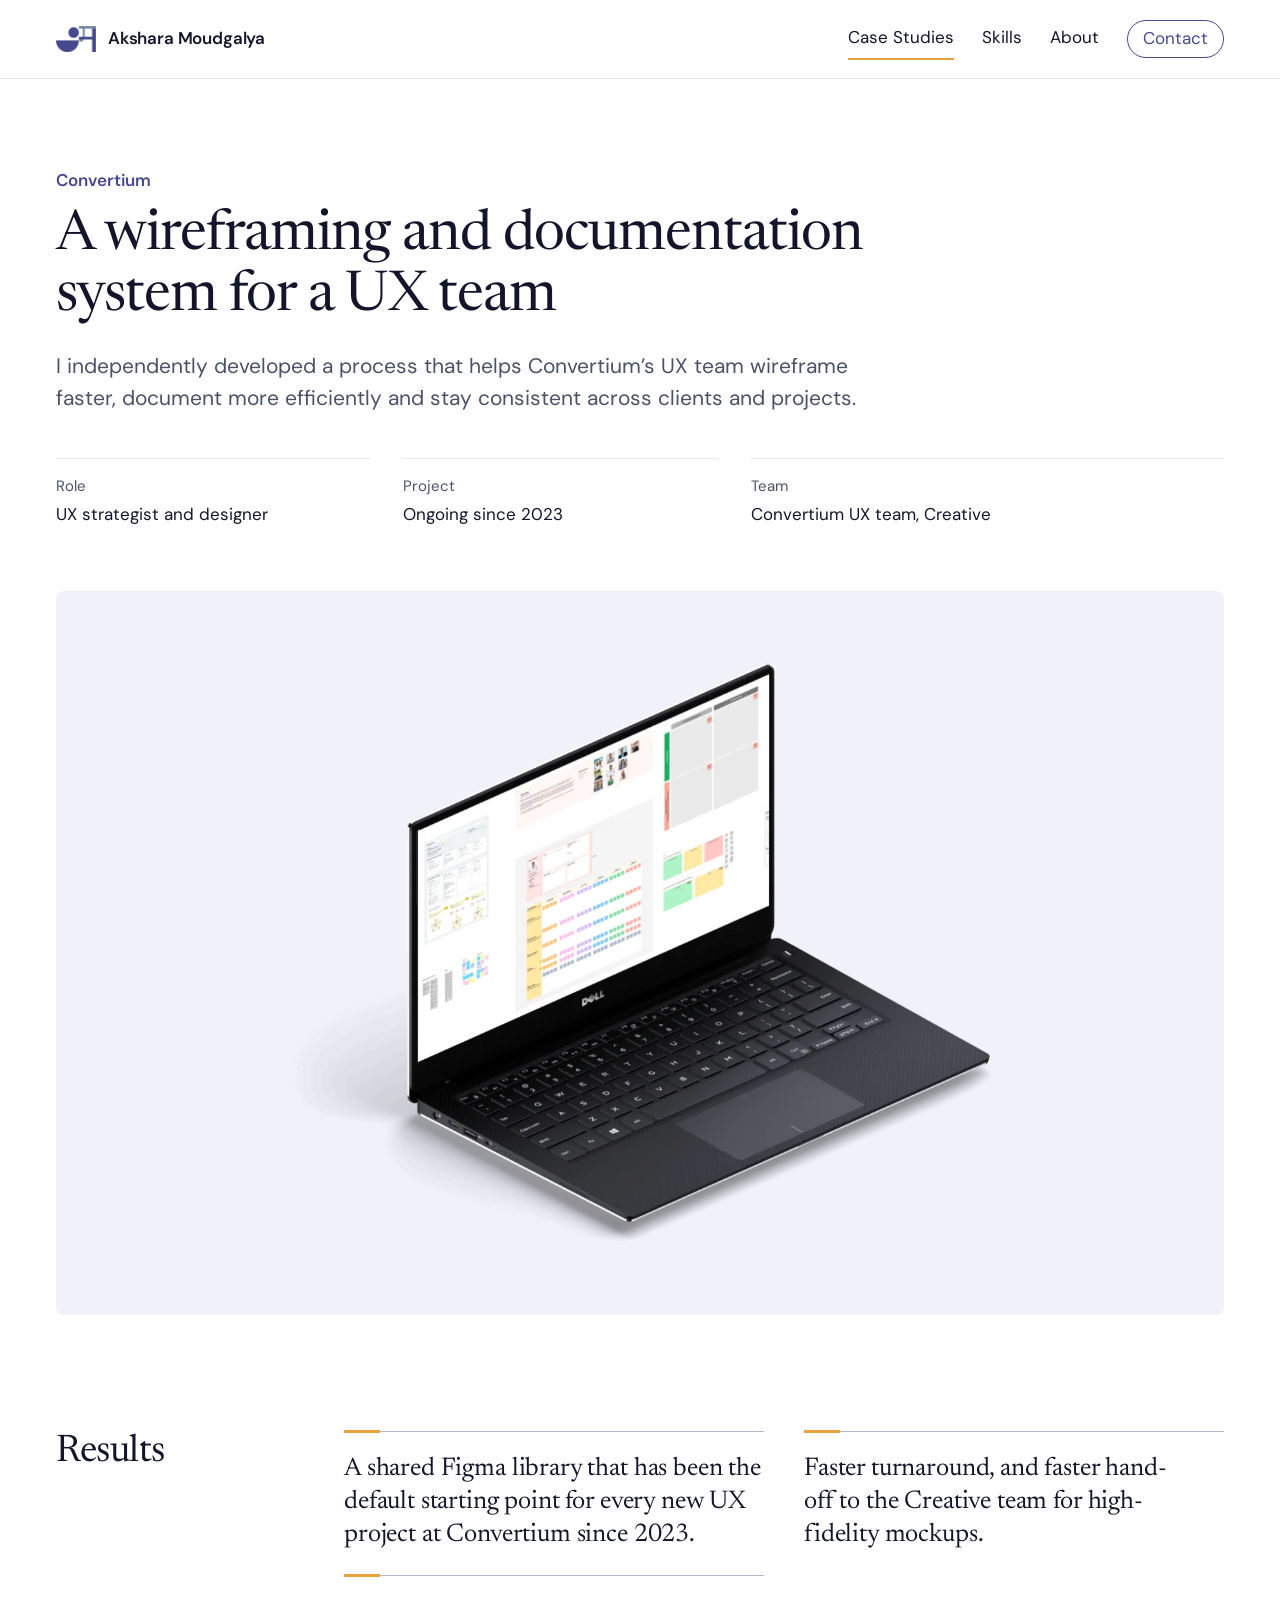
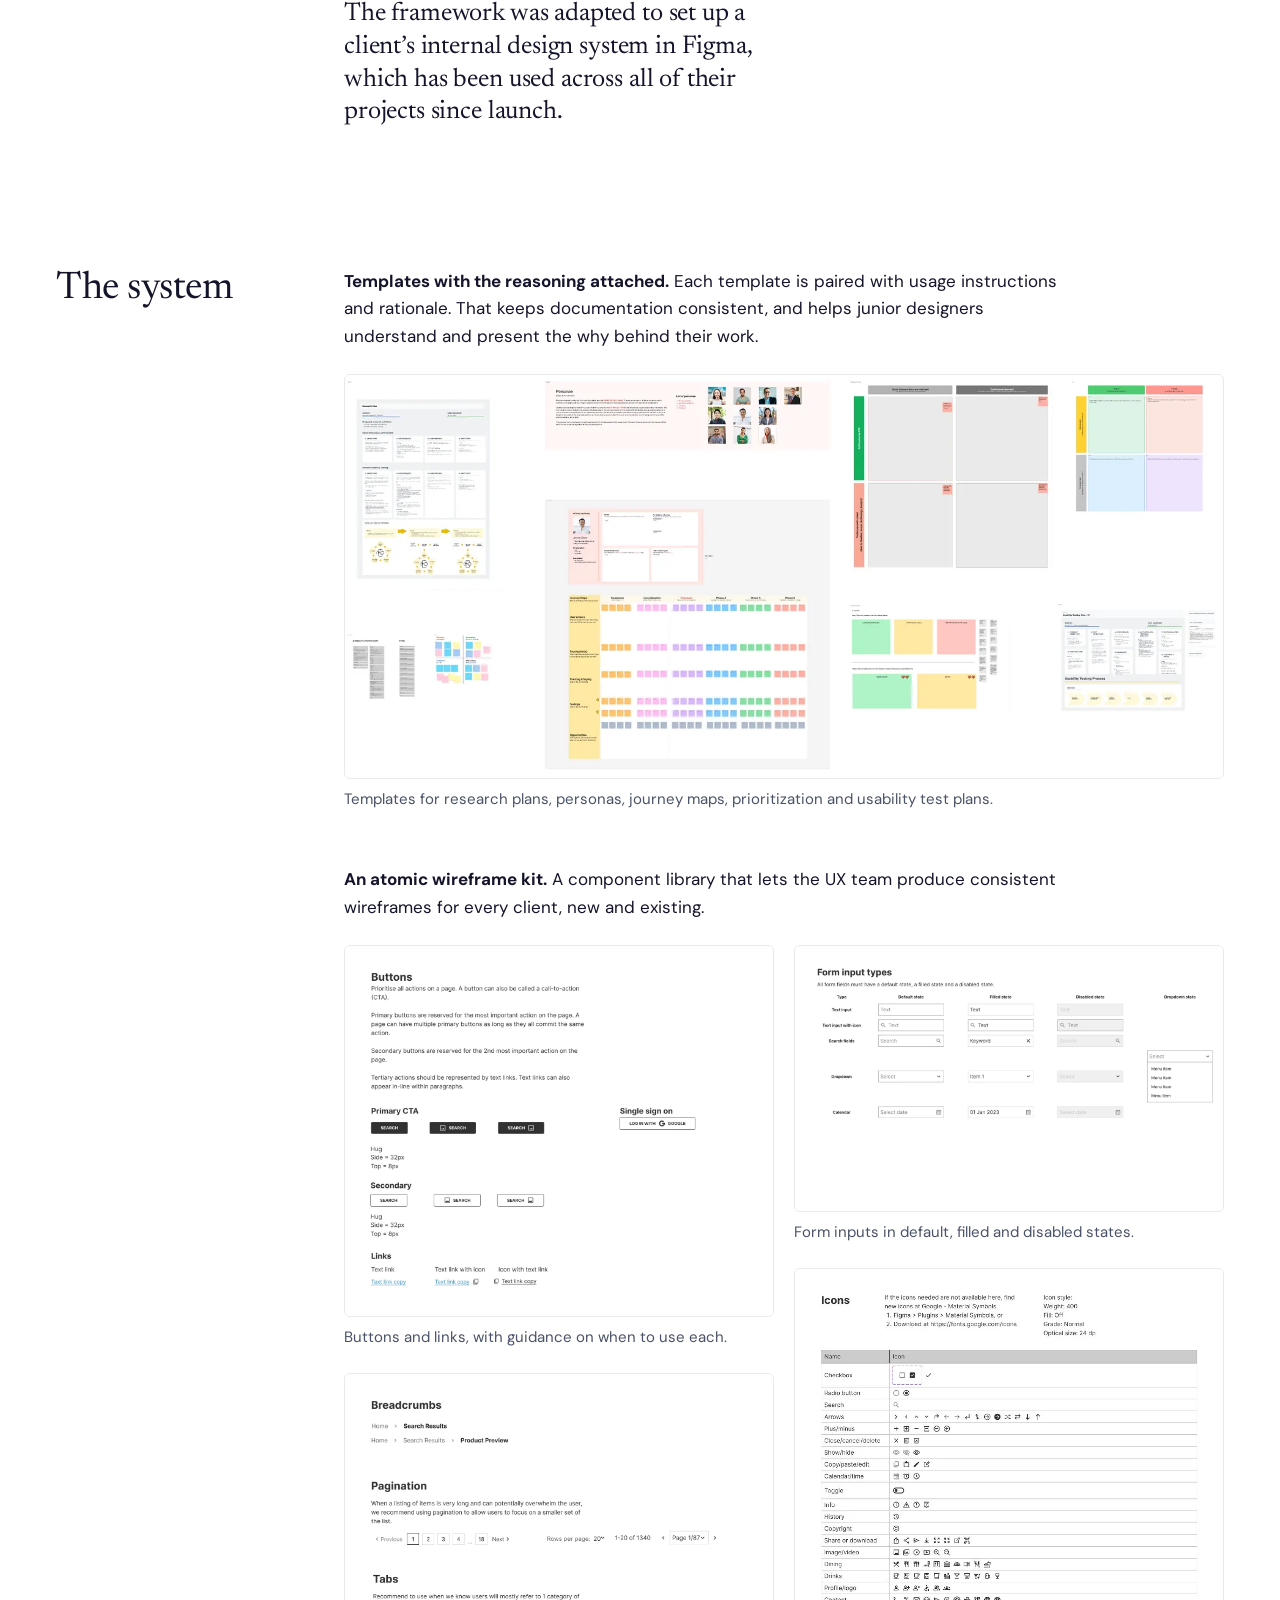
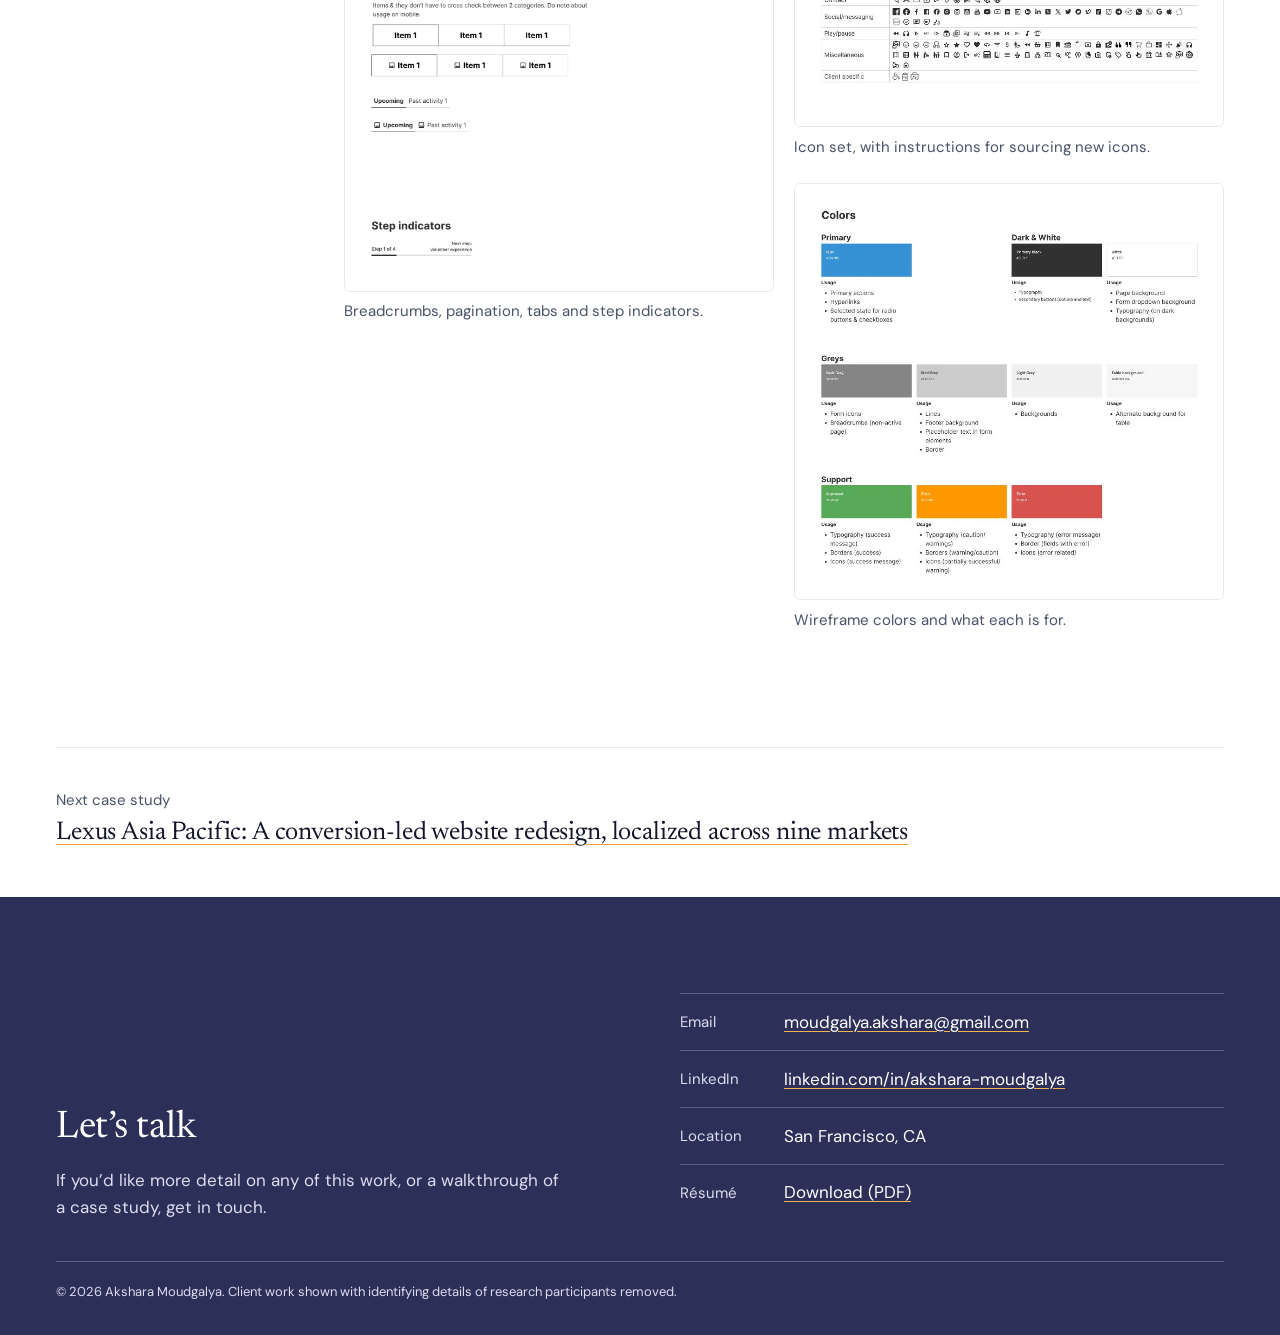
<file: work/convertium-design-system.html>
<!doctype html>
<html lang="en">
<head>
<meta charset="utf-8">
<meta name="viewport" content="width=device-width, initial-scale=1">
<title>Convertium case study | Akshara Moudgalya</title>
<meta name="description" content="How Akshara Moudgalya built the wireframing and documentation system that Convertium’s UX team starts every project from.">
<meta property="og:title" content="Convertium case study | Akshara Moudgalya">
<meta property="og:description" content="How Akshara Moudgalya built the wireframing and documentation system that Convertium’s UX team starts every project from.">
<meta property="og:type" content="website">
<meta name="theme-color" content="#2C2F58">
<link rel="icon" type="image/png" href="../assets/img/favicon.png">
<link rel="preload" href="../assets/fonts/newsreader-latin-opsz-normal.woff2" as="font" type="font/woff2" crossorigin>
<link rel="preload" href="../assets/fonts/dm-sans-latin-opsz-normal.woff2" as="font" type="font/woff2" crossorigin>
<link rel="stylesheet" href="../assets/css/style.css">
</head>
<body>
<a class="skip" href="#main">Skip to content</a>
<header class="site-header">
  <div class="wrap site-header__inner">
    <a class="brand" href="../index.html">
      <img src="../assets/img/logo.png" width="360" height="231" alt="">
      <span>Akshara Moudgalya</span>
    </a>
    <nav class="site-nav" aria-label="Main">
      <ul>
        <li><a href="../index.html#work" aria-current="true">Case Studies</a></li>
        <li><a href="../skills.html">Skills</a></li>
        <li><a href="../about.html">About</a></li>
        <li><a href="#contact" class="nav-cta">Contact</a></li>
      </ul>
    </nav>
  </div>
</header>
<main id="main">

  <article>
  <header class="wrap case-head">
    <p class="case-head__client">Convertium</p>
    <h1 class="h1 case-head__title">A wireframing and documentation system for a UX team</h1>
    <p class="lead case-head__summary">I independently developed a process that helps Convertium’s UX team wireframe faster, document more efficiently and stay consistent across clients and projects.</p>
    <dl class="case-facts case-facts--three"><div><dt>Role</dt><dd>UX strategist and designer</dd></div><div><dt>Project</dt><dd>Ongoing since 2023</dd></div><div><dt>Team</dt><dd>Convertium UX team, Creative</dd></div></dl>
  </header>
  <div class="wrap"><div class="case-hero"><div class="case-hero__stage case-hero__stage--solo">
      <img class="laptop" src="../assets/img/ds-laptop.webp" width="1014" height="836" alt="Figma file of research and documentation templates on a laptop">
    </div></div></div>
  
  <section class="wrap case-section">
    <div class="case-section__grid">
      <h2 class="h2">Results</h2>
      <div class="case-section__body"><ul class="results"><li>A shared Figma library that has been the default starting point for every new UX project at Convertium since 2023.</li><li>Faster turnaround, and faster hand-off to the Creative team for high-fidelity mockups.</li><li>The framework was adapted to set up a client’s internal design system in Figma, which has been used across all of their projects since launch.</li></ul></div>
    </div>
  </section>
  <section class="wrap case-section">
    <div class="case-section__grid">
      <h2 class="h2">The system</h2>
      <div class="case-section__body"><div class="step"><div class="step__text"><p><strong>Templates with the reasoning attached.</strong> Each template is paired with usage instructions and rationale. That keeps documentation consistent, and helps junior designers understand and present the why behind their work.</p></div><div class="figs"><figure class="fig"><a href="../assets/img/ds-templates.webp" aria-label="Open full size: Overview of Figma templates: research plan, personas, journey map, prioritization matrices and usability testing plan"><img src="../assets/img/ds-templates.webp" width="1500" height="689" alt="Overview of Figma templates: research plan, personas, journey map, prioritization matrices and usability testing plan" loading="lazy" decoding="async"></a><figcaption>Templates for research plans, personas, journey maps, prioritization and usability test plans.</figcaption></figure></div></div><div class="step"><div class="step__text"><p><strong>An atomic wireframe kit.</strong> A component library that lets the UX team produce consistent wireframes for every client, new and existing.</p></div><div class="figs figs--columns"><figure class="fig"><a href="../assets/img/ds-buttons.webp" aria-label="Open full size: Wireframe kit page documenting primary, secondary and link button styles with usage notes"><img src="../assets/img/ds-buttons.webp" width="1400" height="1212" alt="Wireframe kit page documenting primary, secondary and link button styles with usage notes" loading="lazy" decoding="async"></a><figcaption>Buttons and links, with guidance on when to use each.</figcaption></figure><figure class="fig"><a href="../assets/img/ds-navigation.webp" aria-label="Open full size: Wireframe kit page documenting breadcrumbs, pagination, tabs and step indicators"><img src="../assets/img/ds-navigation.webp" width="1400" height="1691" alt="Wireframe kit page documenting breadcrumbs, pagination, tabs and step indicators" loading="lazy" decoding="async"></a><figcaption>Breadcrumbs, pagination, tabs and step indicators.</figcaption></figure><figure class="fig"><a href="../assets/img/ds-forms.webp" aria-label="Open full size: Wireframe kit page documenting form inputs in default, filled and disabled states"><img src="../assets/img/ds-forms.webp" width="1400" height="868" alt="Wireframe kit page documenting form inputs in default, filled and disabled states" loading="lazy" decoding="async"></a><figcaption>Form inputs in default, filled and disabled states.</figcaption></figure><figure class="fig"><a href="../assets/img/ds-icons.webp" aria-label="Open full size: Wireframe kit page listing the icon set by category"><img src="../assets/img/ds-icons.webp" width="794" height="849" alt="Wireframe kit page listing the icon set by category" loading="lazy" decoding="async"></a><figcaption>Icon set, with instructions for sourcing new icons.</figcaption></figure><figure class="fig"><a href="../assets/img/ds-colors.webp" aria-label="Open full size: Wireframe kit page documenting primary, greyscale and support colors with usage notes"><img src="../assets/img/ds-colors.webp" width="789" height="766" alt="Wireframe kit page documenting primary, greyscale and support colors with usage notes" loading="lazy" decoding="async"></a><figcaption>Wireframe colors and what each is for.</figcaption></figure></div></div></div>
    </div>
  </section>
  </article>
  <div class="wrap"><nav class="next" aria-label="Next case study">
    <p>Next case study</p>
    <a class="h3" href="lexus-asia-pacific.html">Lexus Asia Pacific: A conversion-led website redesign, localized across nine markets</a>
  </nav></div>

</main>
<footer class="contact" id="contact">
  <div class="wrap contact__inner">
    <div>
      <h2 class="h2">Let’s talk</h2>
      <p>If you’d like more detail on any of this work, or a walkthrough of a case study, get in touch.</p>
    </div>
    <ul class="contact__list">
      <li><span>Email</span><a href="mailto:moudgalya.akshara@gmail.com">moudgalya.akshara@gmail.com</a></li>
      <li><span>LinkedIn</span><a href="https://www.linkedin.com/in/akshara-moudgalya-1ba449b6/">linkedin.com/in/akshara-moudgalya</a></li>
      <li><span>Location</span>San Francisco, CA</li>
      <li><span>Résumé</span><a href="../assets/Akshara-Moudgalya-Resume.pdf" target="_blank" rel="noopener">Download (PDF)</a></li>
    </ul>
  </div>
  <div class="wrap"><p class="contact__fine">© 2026 Akshara Moudgalya. Client work shown with identifying details of research participants removed.</p></div>
</footer>
</body>
</html>
</file>
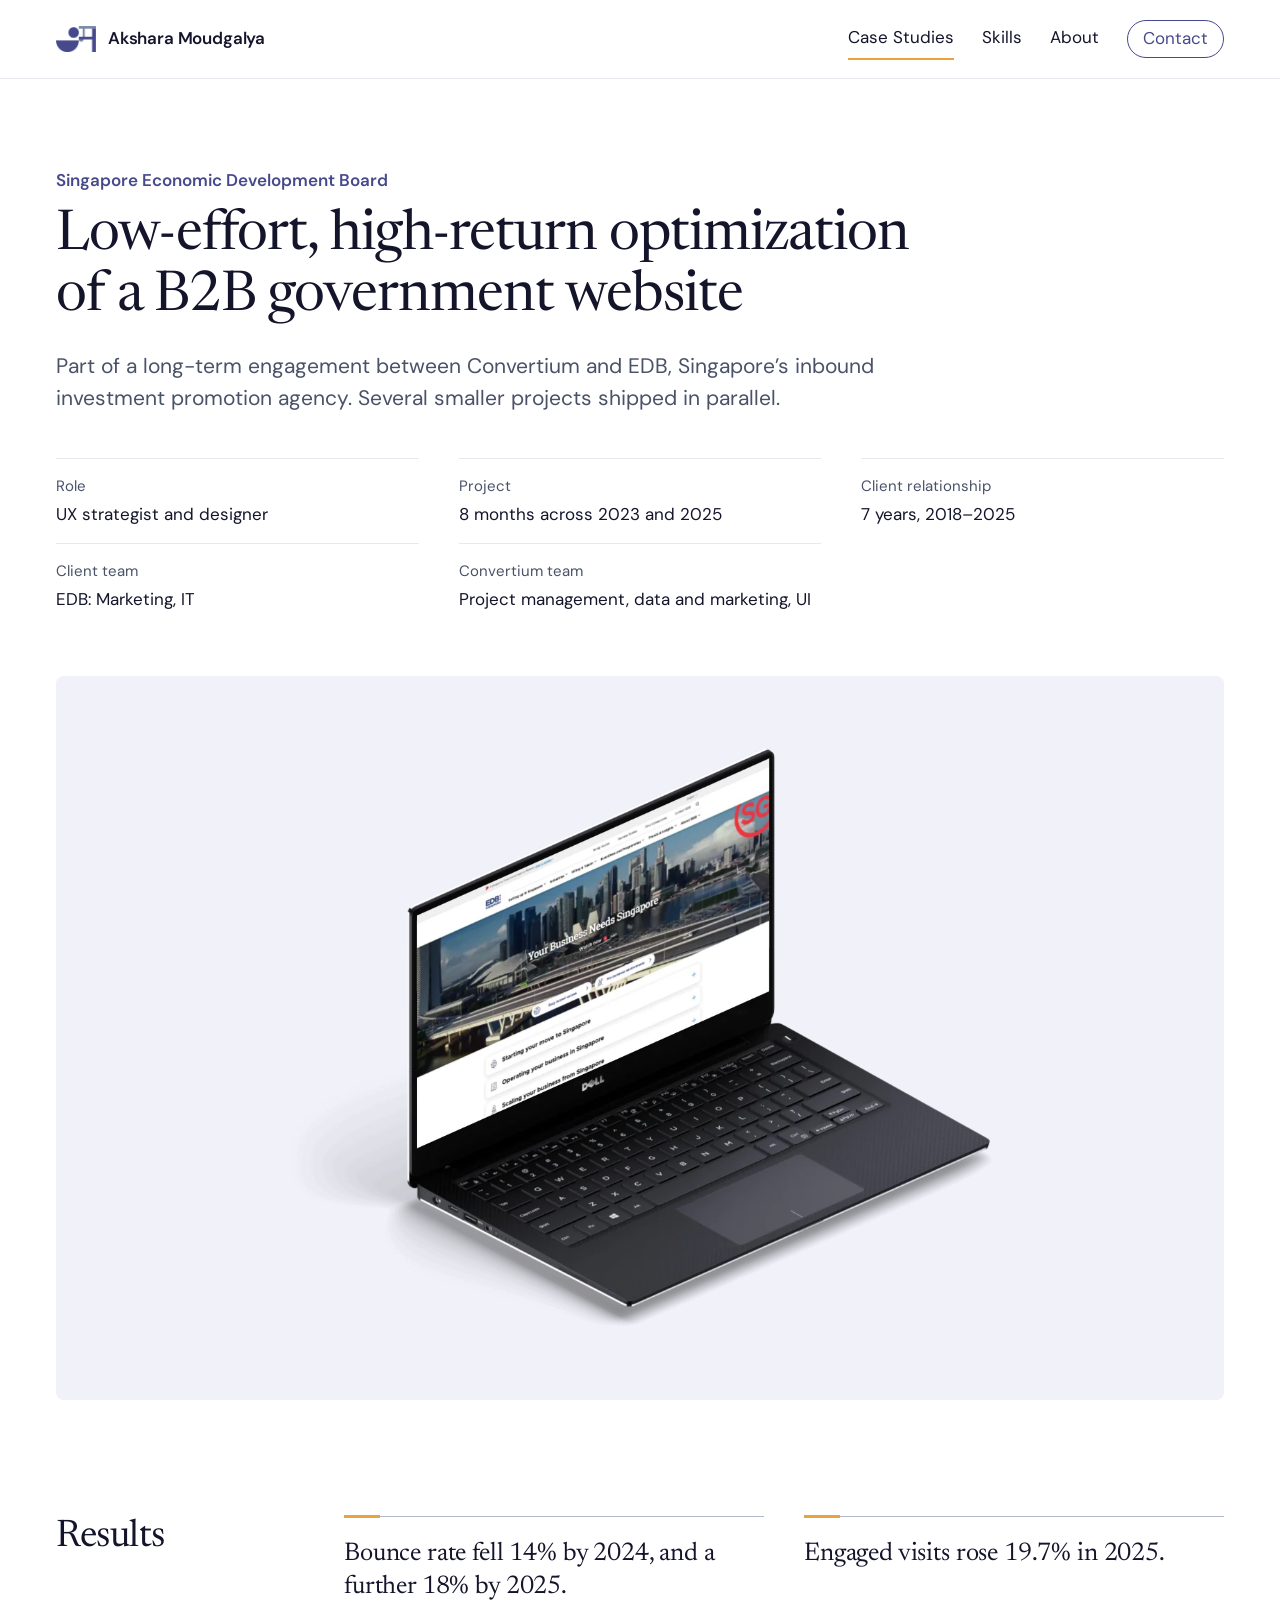
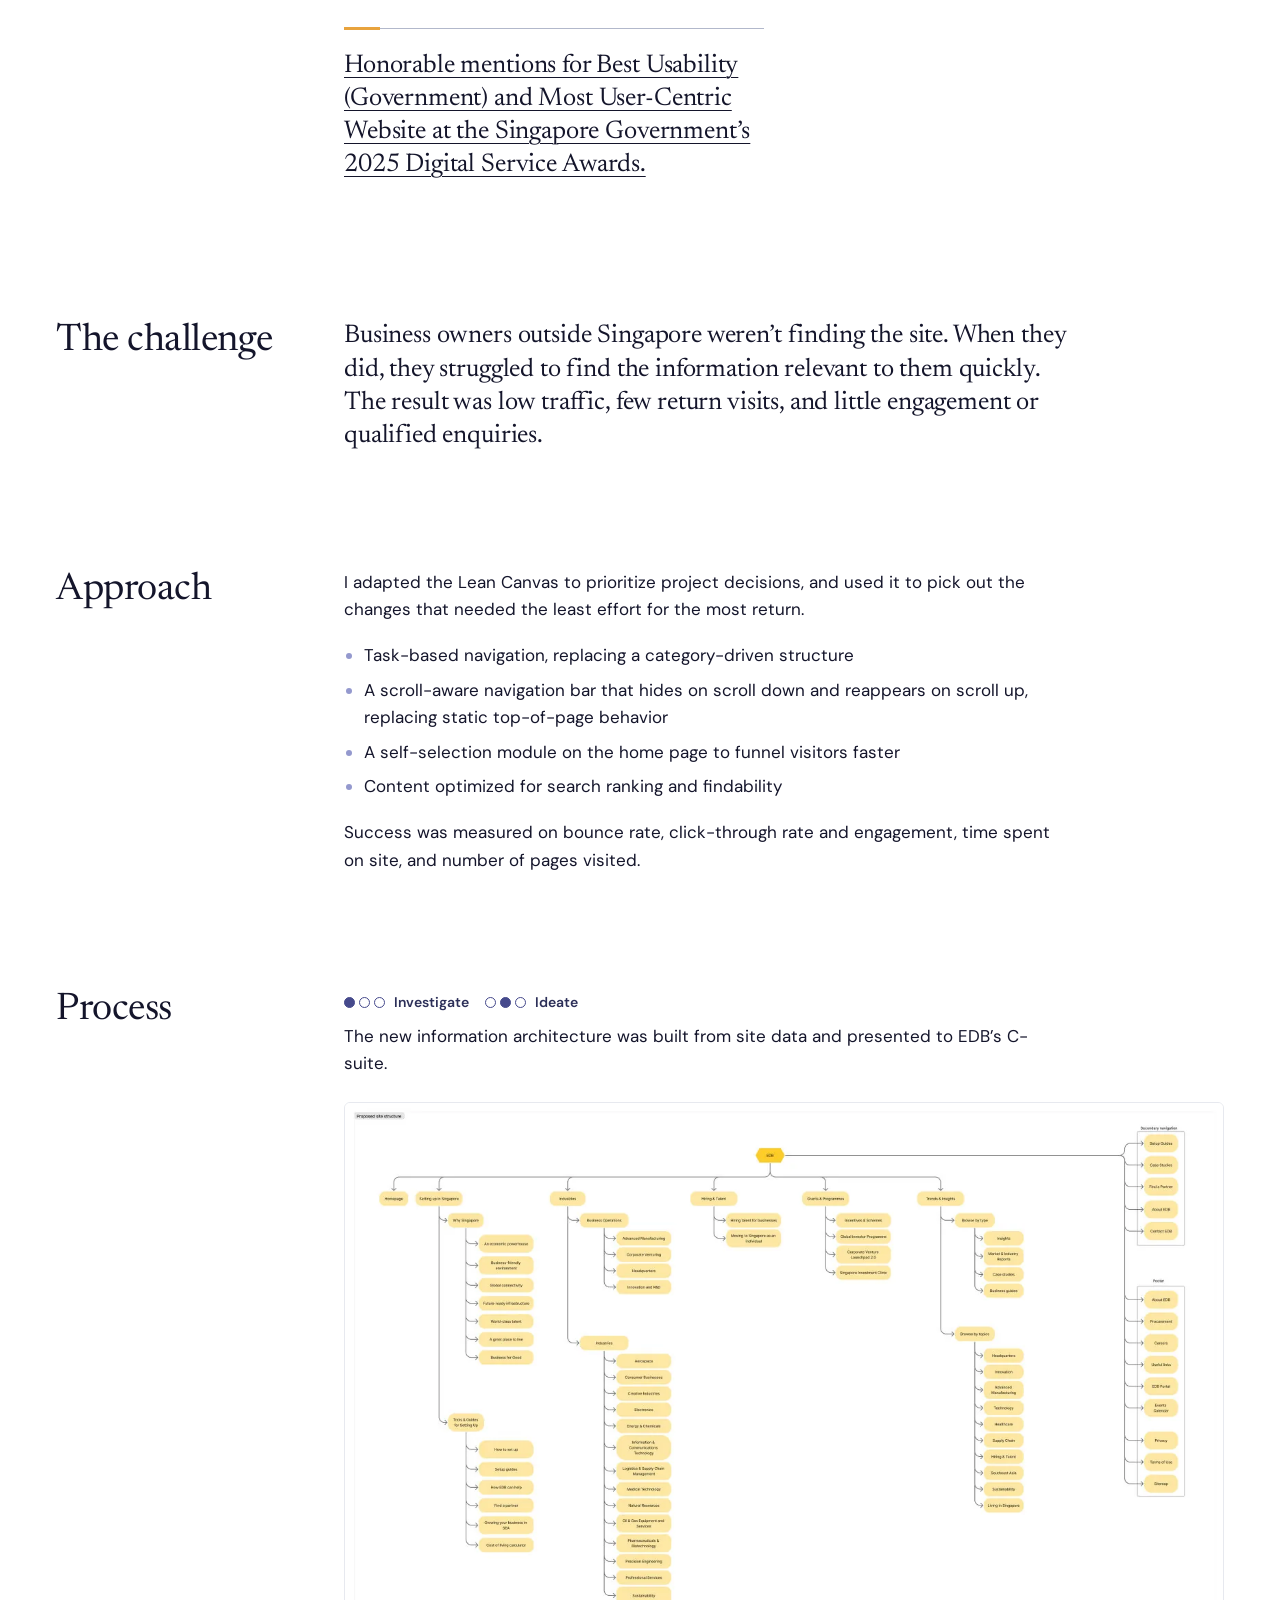
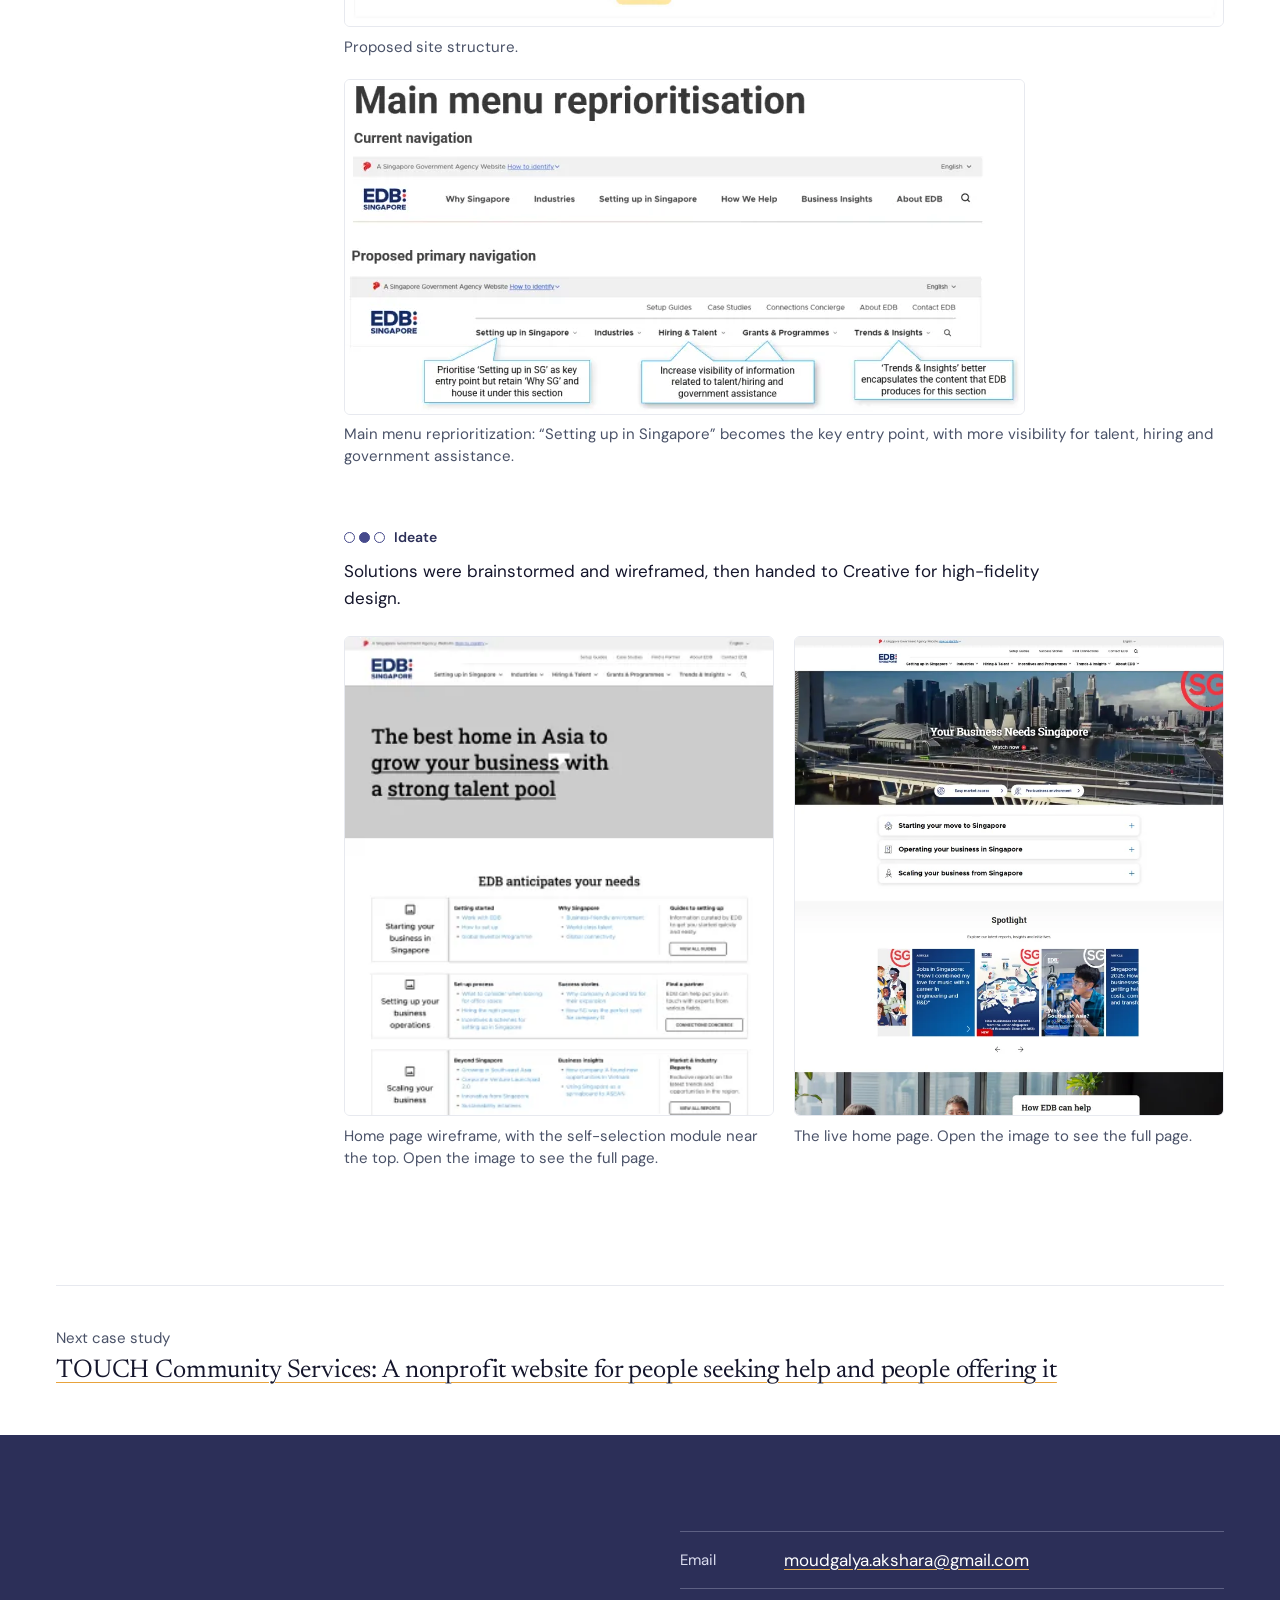
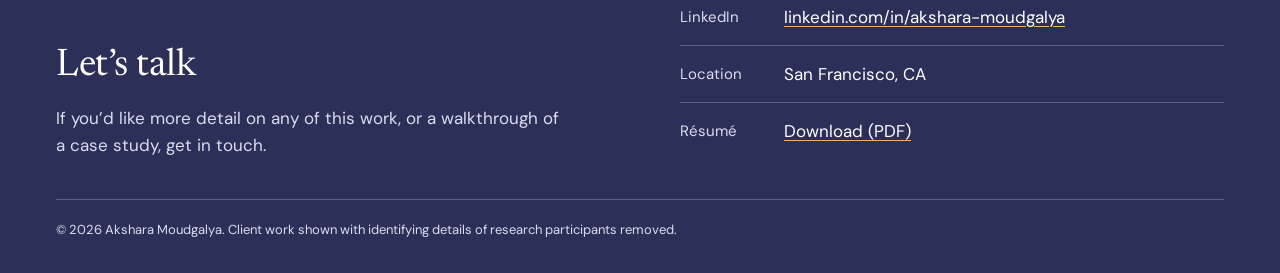
<file: work/edb-singapore.html>
<!doctype html>
<html lang="en">
<head>
<meta charset="utf-8">
<meta name="viewport" content="width=device-width, initial-scale=1">
<title>Singapore Economic Development Board case study | Akshara Moudgalya</title>
<meta name="description" content="How Akshara Moudgalya used navigation and home page changes to cut bounce rate on the Singapore Economic Development Board website.">
<meta property="og:title" content="Singapore Economic Development Board case study | Akshara Moudgalya">
<meta property="og:description" content="How Akshara Moudgalya used navigation and home page changes to cut bounce rate on the Singapore Economic Development Board website.">
<meta property="og:type" content="website">
<meta name="theme-color" content="#2C2F58">
<link rel="icon" type="image/png" href="../assets/img/favicon.png">
<link rel="preload" href="../assets/fonts/newsreader-latin-opsz-normal.woff2" as="font" type="font/woff2" crossorigin>
<link rel="preload" href="../assets/fonts/dm-sans-latin-opsz-normal.woff2" as="font" type="font/woff2" crossorigin>
<link rel="stylesheet" href="../assets/css/style.css">
</head>
<body>
<a class="skip" href="#main">Skip to content</a>
<header class="site-header">
  <div class="wrap site-header__inner">
    <a class="brand" href="../index.html">
      <img src="../assets/img/logo.png" width="360" height="231" alt="">
      <span>Akshara Moudgalya</span>
    </a>
    <nav class="site-nav" aria-label="Main">
      <ul>
        <li><a href="../index.html#work" aria-current="true">Case Studies</a></li>
        <li><a href="../skills.html">Skills</a></li>
        <li><a href="../about.html">About</a></li>
        <li><a href="#contact" class="nav-cta">Contact</a></li>
      </ul>
    </nav>
  </div>
</header>
<main id="main">

  <article>
  <header class="wrap case-head">
    <p class="case-head__client">Singapore Economic Development Board</p>
    <h1 class="h1 case-head__title">Low-effort, high-return optimization of a B2B government website</h1>
    <p class="lead case-head__summary">Part of a long-term engagement between Convertium and EDB, Singapore’s inbound investment promotion agency. Several smaller projects shipped in parallel.</p>
    <dl class="case-facts case-facts--five"><div><dt>Role</dt><dd>UX strategist and designer</dd></div><div><dt>Project</dt><dd>8 months across 2023 and 2025</dd></div><div><dt>Client relationship</dt><dd>7 years, 2018–2025</dd></div><div><dt>Client team</dt><dd>EDB: Marketing, IT</dd></div><div><dt>Convertium team</dt><dd>Project management, data and marketing, UI</dd></div></dl>
  </header>
  <div class="wrap"><div class="case-hero"><div class="case-hero__stage case-hero__stage--solo">
      <img class="laptop" src="../assets/img/edb-laptop.webp" width="1014" height="836" alt="EDB Singapore website home page on a laptop">
    </div></div></div>
  
  <section class="wrap case-section">
    <div class="case-section__grid">
      <h2 class="h2">Results</h2>
      <div class="case-section__body"><ul class="results"><li>Bounce rate fell 14% by 2024, and a further 18% by 2025.</li><li>Engaged visits rose 19.7% in 2025.</li><li><a href="https://www.digitalservicesawards.gov.sg/winners/2025/">Honorable mentions for Best Usability (Government) and Most User-Centric Website at the Singapore Government’s 2025 Digital Service Awards.</a></li></ul></div>
    </div>
  </section>
  <section class="wrap case-section">
    <div class="case-section__grid">
      <h2 class="h2">The challenge</h2>
      <div class="case-section__body"><p class="challenge">Business owners outside Singapore weren’t finding the site. When they did, they struggled to find the information relevant to them quickly. The result was low traffic, few return visits, and little engagement or qualified enquiries.</p></div>
    </div>
  </section>
  <section class="wrap case-section">
    <div class="case-section__grid">
      <h2 class="h2">Approach</h2>
      <div class="case-section__body"><div class="prose">
      <p>I adapted the Lean Canvas to prioritize project decisions, and used it to pick out the changes that needed the least effort for the most return.</p>
      <ul>
        <li>Task-based navigation, replacing a category-driven structure</li>
        <li>A scroll-aware navigation bar that hides on scroll down and reappears on scroll up, replacing static top-of-page behavior</li>
        <li>A self-selection module on the home page to funnel visitors faster</li>
        <li>Content optimized for search ranking and findability</li>
      </ul>
      <p>Success was measured on bounce rate, click-through rate and engagement, time spent on site, and number of pages visited.</p>
    </div></div>
    </div>
  </section>
  <section class="wrap case-section">
    <div class="case-section__grid">
      <h2 class="h2">Process</h2>
      <div class="case-section__body"><div class="step"><div class="step__text"><div><span class="phase" data-phase="1"><span class="phase__dots" aria-hidden="true"><i></i><i></i><i></i></span>Investigate</span><span class="phase" data-phase="2"><span class="phase__dots" aria-hidden="true"><i></i><i></i><i></i></span>Ideate</span></div><p>The new information architecture was built from site data and presented to EDB’s C-suite.</p></div><div class="figs"><figure class="fig"><a href="../assets/img/edb-sitemap.webp" aria-label="Open full size: Site map diagram showing the proposed EDB site structure with five main sections"><img src="../assets/img/edb-sitemap.webp" width="1281" height="764" alt="Site map diagram showing the proposed EDB site structure with five main sections" loading="lazy" decoding="async"></a><figcaption>Proposed site structure.</figcaption></figure><figure class="fig fig--natural"><a href="../assets/img/edb-menu.webp" aria-label="Open full size: Slide comparing the current and proposed primary navigation with rationale for each change"><img src="../assets/img/edb-menu.webp" width="679" height="334" alt="Slide comparing the current and proposed primary navigation with rationale for each change" loading="lazy" decoding="async"></a><figcaption>Main menu reprioritization: “Setting up in Singapore” becomes the key entry point, with more visibility for talent, hiring and government assistance.</figcaption></figure></div></div><div class="step"><div class="step__text"><div><span class="phase" data-phase="2"><span class="phase__dots" aria-hidden="true"><i></i><i></i><i></i></span>Ideate</span></div><p>Solutions were brainstormed and wireframed, then handed to Creative for high-fidelity design.</p></div><div class="figs figs--2"><figure class="fig fig--tall"><a href="../assets/img/edb-wire-home.webp" aria-label="Open full length: Mid-fidelity wireframe of the EDB home page with a three-part self-selection module"><img src="../assets/img/edb-wire-home.webp" width="345" height="1269" alt="Mid-fidelity wireframe of the EDB home page with a three-part self-selection module" loading="lazy" decoding="async"></a><figcaption>Home page wireframe, with the self-selection module near the top. Open the image to see the full page.</figcaption></figure><figure class="fig fig--tall"><a href="../assets/img/edb-live-home.webp" aria-label="Open full length: Live EDB home page with expandable options for starting, operating and scaling a business in Singapore"><img src="../assets/img/edb-live-home.webp" width="736" height="1164" alt="Live EDB home page with expandable options for starting, operating and scaling a business in Singapore" loading="lazy" decoding="async"></a><figcaption>The live home page. Open the image to see the full page.</figcaption></figure></div></div></div>
    </div>
  </section>
  </article>
  <div class="wrap"><nav class="next" aria-label="Next case study">
    <p>Next case study</p>
    <a class="h3" href="touch-community-services.html">TOUCH Community Services: A nonprofit website for people seeking help and people offering it</a>
  </nav></div>

</main>
<footer class="contact" id="contact">
  <div class="wrap contact__inner">
    <div>
      <h2 class="h2">Let’s talk</h2>
      <p>If you’d like more detail on any of this work, or a walkthrough of a case study, get in touch.</p>
    </div>
    <ul class="contact__list">
      <li><span>Email</span><a href="mailto:moudgalya.akshara@gmail.com">moudgalya.akshara@gmail.com</a></li>
      <li><span>LinkedIn</span><a href="https://www.linkedin.com/in/akshara-moudgalya-1ba449b6/">linkedin.com/in/akshara-moudgalya</a></li>
      <li><span>Location</span>San Francisco, CA</li>
      <li><span>Résumé</span><a href="../assets/Akshara-Moudgalya-Resume.pdf" target="_blank" rel="noopener">Download (PDF)</a></li>
    </ul>
  </div>
  <div class="wrap"><p class="contact__fine">© 2026 Akshara Moudgalya. Client work shown with identifying details of research participants removed.</p></div>
</footer>
</body>
</html>
</file>
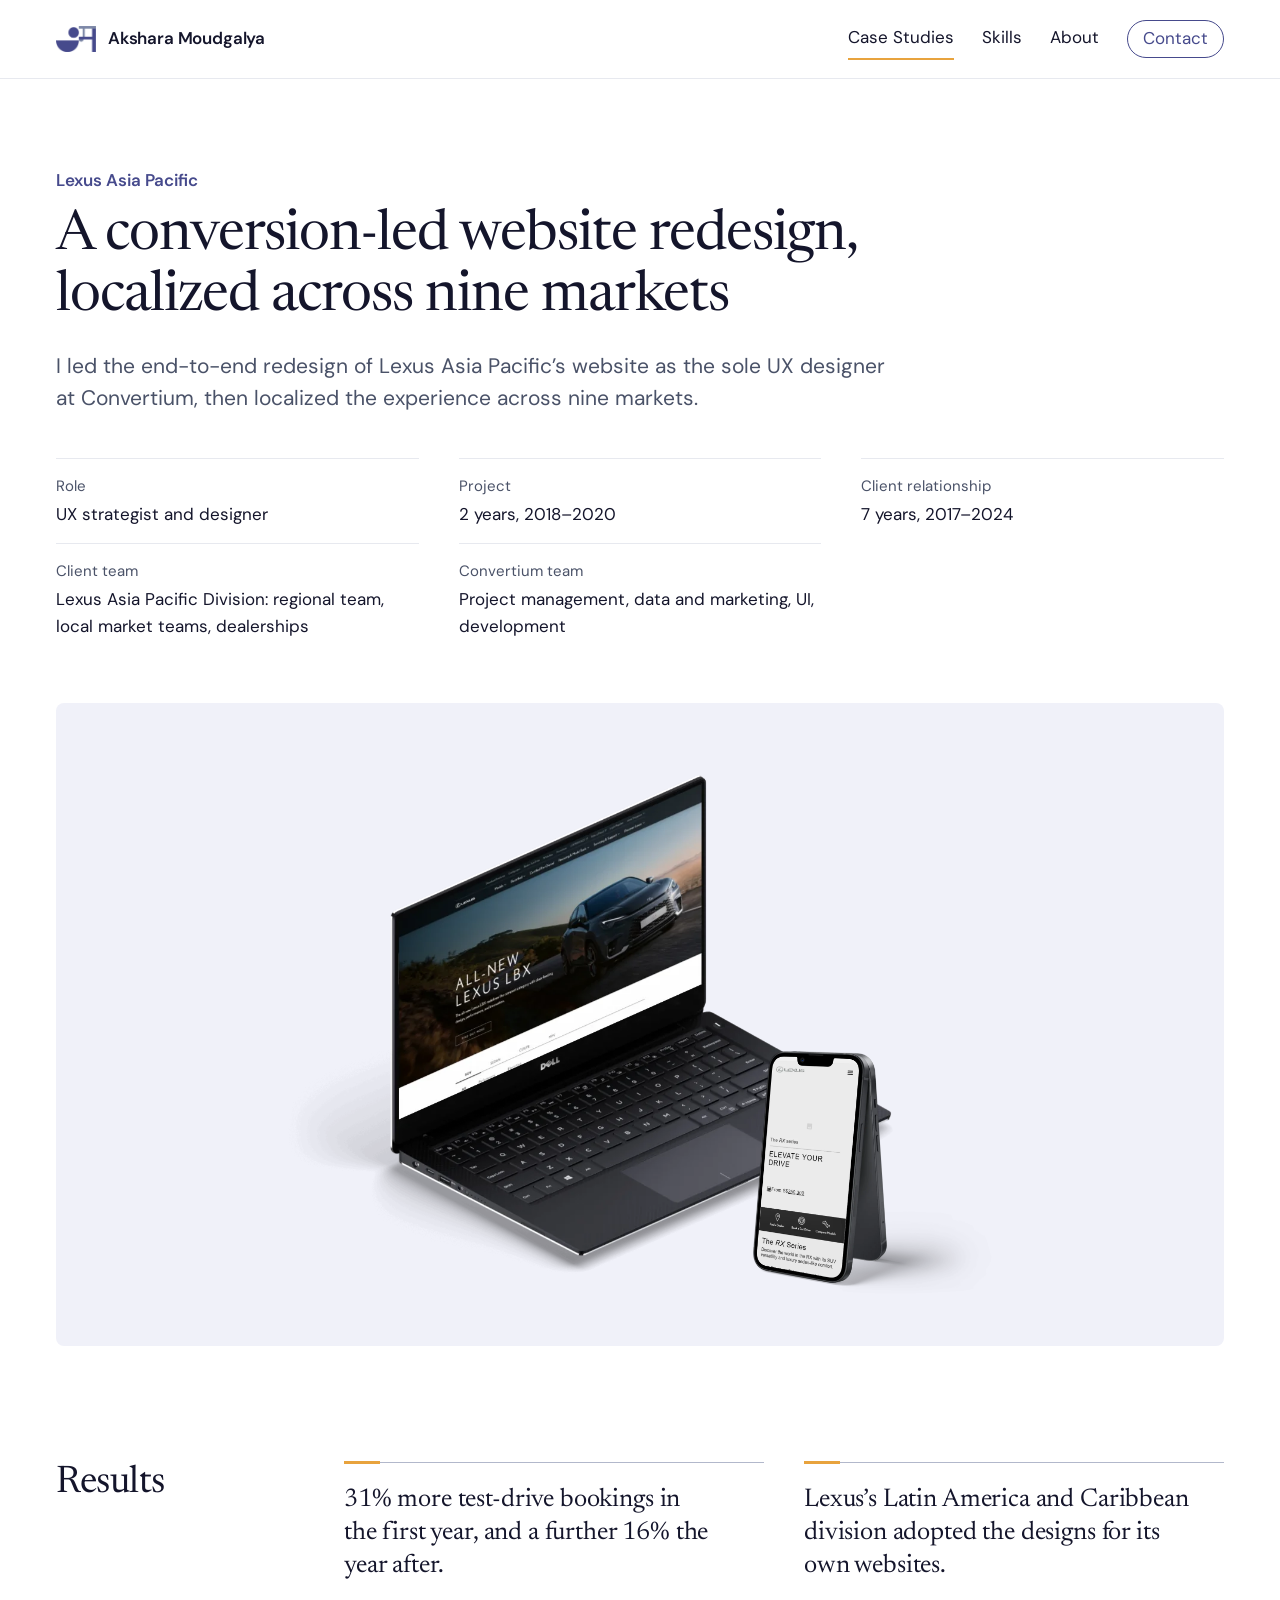
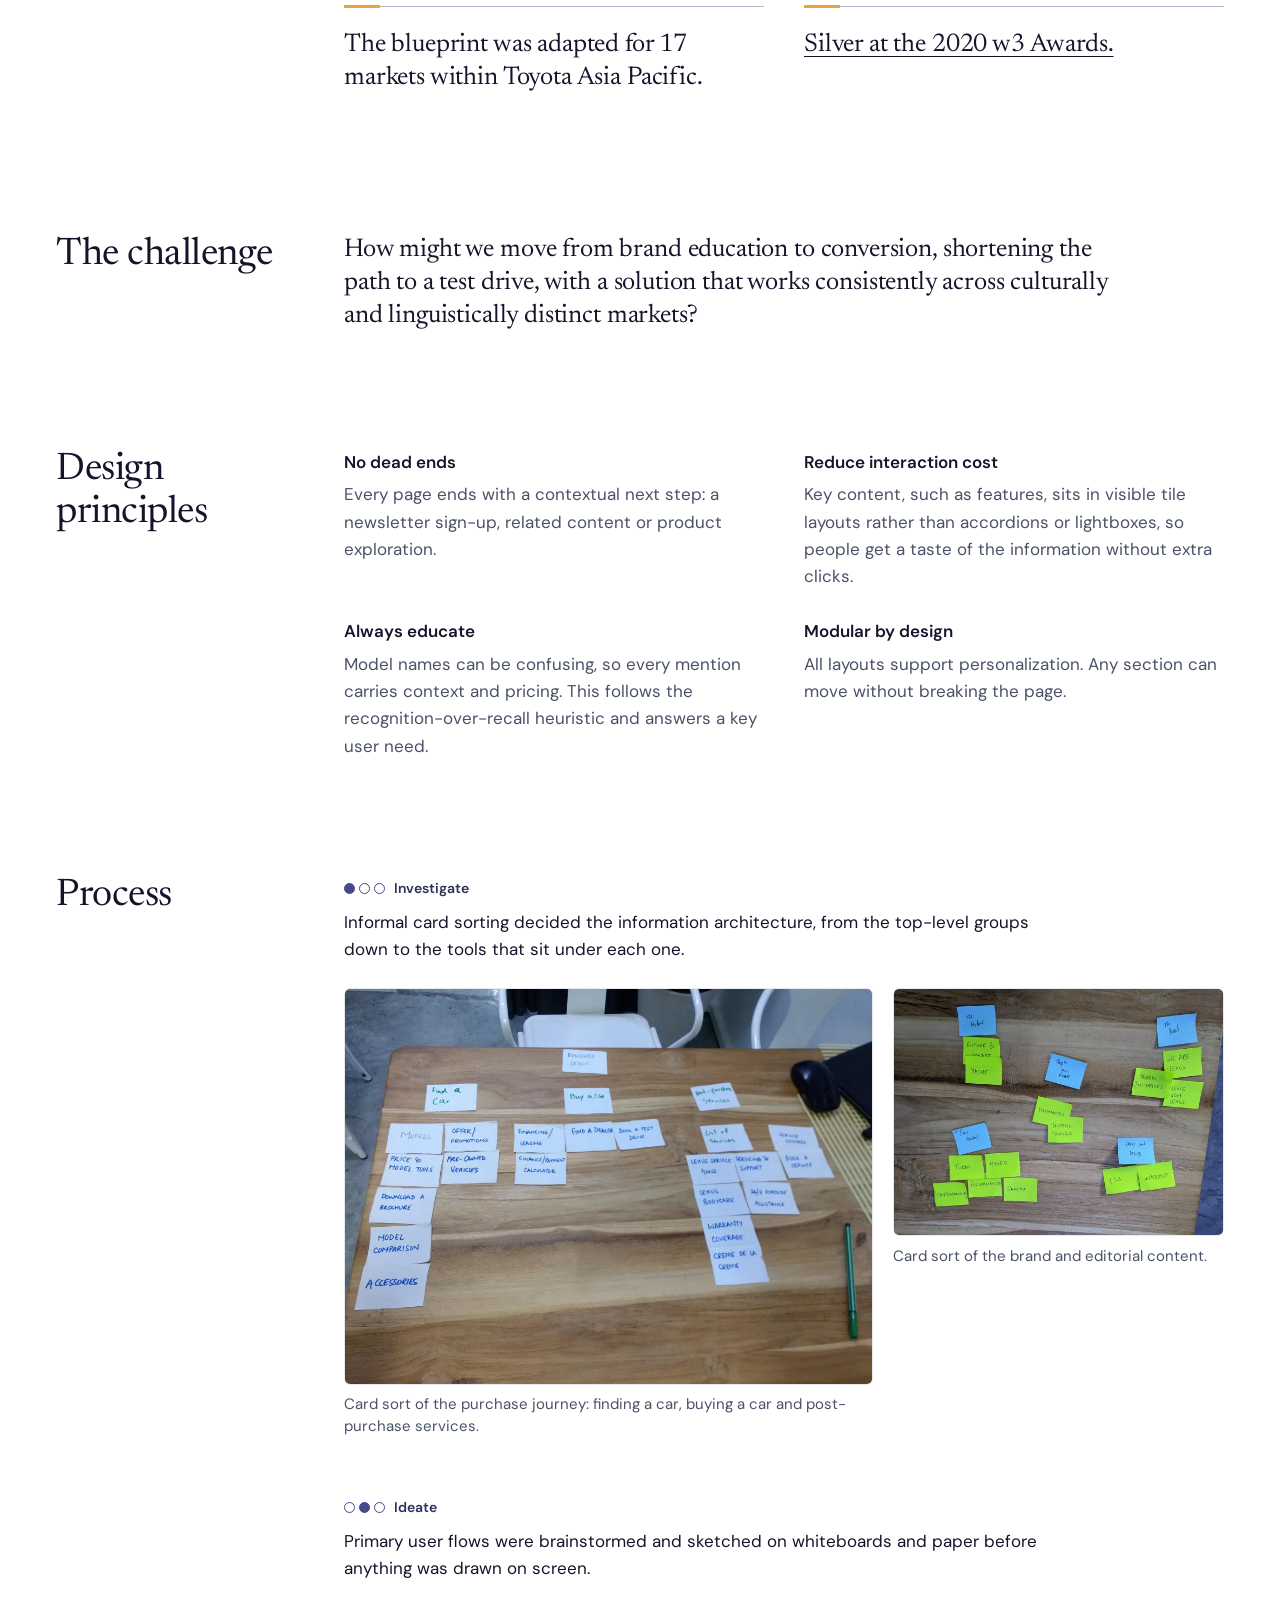
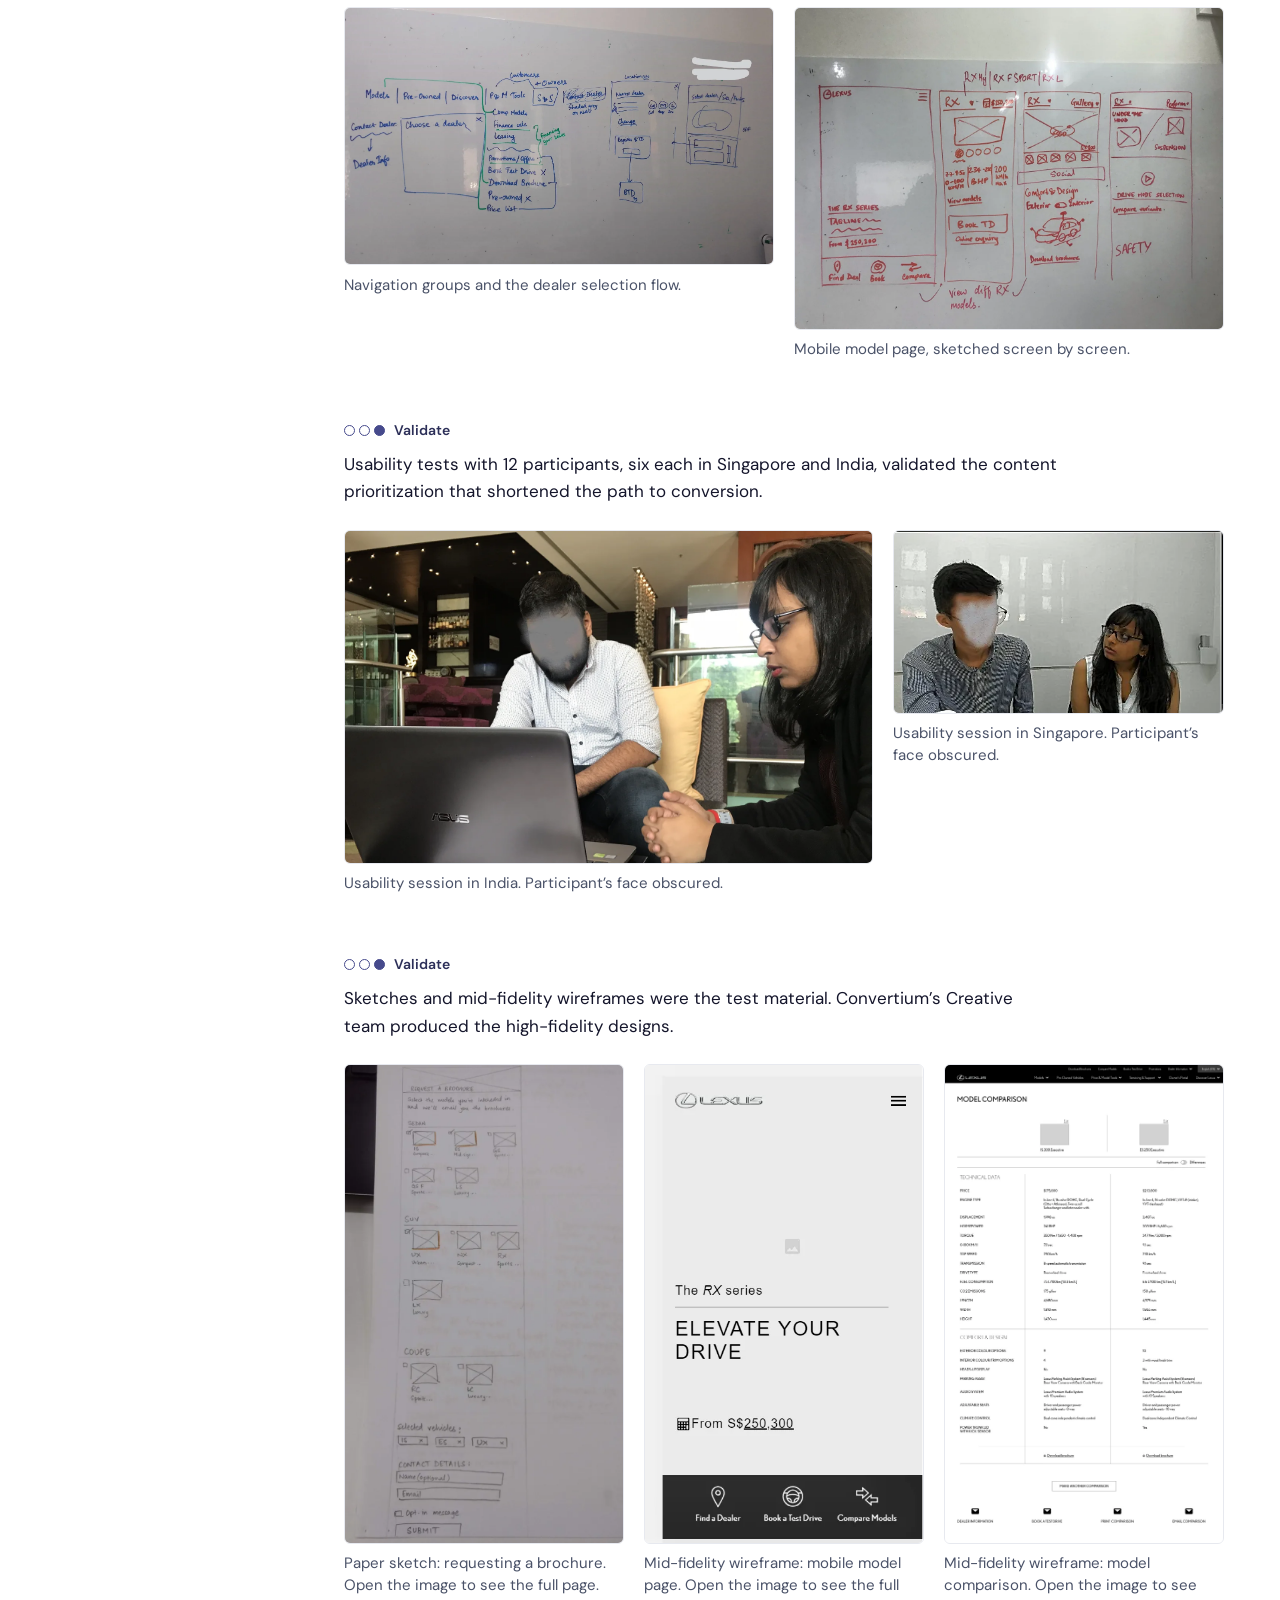
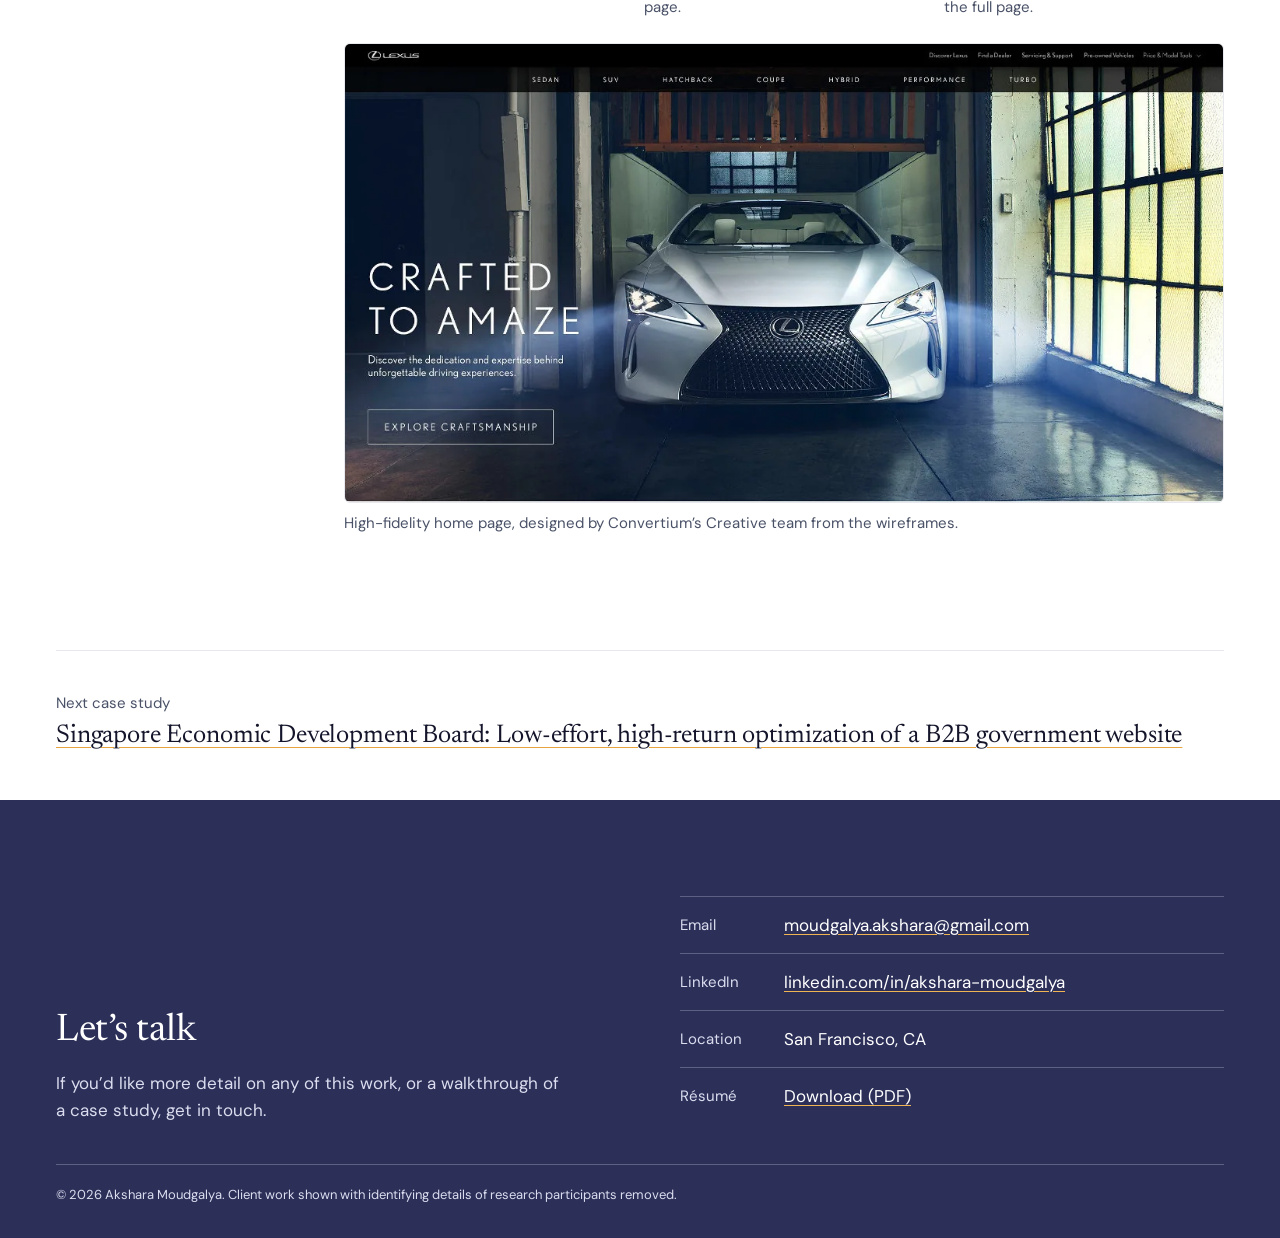
<file: work/lexus-asia-pacific.html>
<!doctype html>
<html lang="en">
<head>
<meta charset="utf-8">
<meta name="viewport" content="width=device-width, initial-scale=1">
<title>Lexus Asia Pacific case study | Akshara Moudgalya</title>
<meta name="description" content="How Akshara Moudgalya redesigned Lexus Asia Pacific’s website around the test drive and localized it across nine markets.">
<meta property="og:title" content="Lexus Asia Pacific case study | Akshara Moudgalya">
<meta property="og:description" content="How Akshara Moudgalya redesigned Lexus Asia Pacific’s website around the test drive and localized it across nine markets.">
<meta property="og:type" content="website">
<meta name="theme-color" content="#2C2F58">
<link rel="icon" type="image/png" href="../assets/img/favicon.png">
<link rel="preload" href="../assets/fonts/newsreader-latin-opsz-normal.woff2" as="font" type="font/woff2" crossorigin>
<link rel="preload" href="../assets/fonts/dm-sans-latin-opsz-normal.woff2" as="font" type="font/woff2" crossorigin>
<link rel="stylesheet" href="../assets/css/style.css">
</head>
<body>
<a class="skip" href="#main">Skip to content</a>
<header class="site-header">
  <div class="wrap site-header__inner">
    <a class="brand" href="../index.html">
      <img src="../assets/img/logo.png" width="360" height="231" alt="">
      <span>Akshara Moudgalya</span>
    </a>
    <nav class="site-nav" aria-label="Main">
      <ul>
        <li><a href="../index.html#work" aria-current="true">Case Studies</a></li>
        <li><a href="../skills.html">Skills</a></li>
        <li><a href="../about.html">About</a></li>
        <li><a href="#contact" class="nav-cta">Contact</a></li>
      </ul>
    </nav>
  </div>
</header>
<main id="main">

  <article>
  <header class="wrap case-head">
    <p class="case-head__client">Lexus Asia Pacific</p>
    <h1 class="h1 case-head__title">A conversion-led website redesign, localized across nine markets</h1>
    <p class="lead case-head__summary">I led the end-to-end redesign of Lexus Asia Pacific’s website as the sole UX designer at Convertium, then localized the experience across nine markets.</p>
    <dl class="case-facts case-facts--five"><div><dt>Role</dt><dd>UX strategist and designer</dd></div><div><dt>Project</dt><dd>2 years, 2018–2020</dd></div><div><dt>Client relationship</dt><dd>7 years, 2017–2024</dd></div><div><dt>Client team</dt><dd>Lexus Asia Pacific Division: regional team, local market teams, dealerships</dd></div><div><dt>Convertium team</dt><dd>Project management, data and marketing, UI, development</dd></div></dl>
  </header>
  <div class="wrap"><div class="case-hero"><div class="case-hero__stage">
      <img class="laptop" src="../assets/img/lexus-laptop.webp" width="1014" height="836" alt="Lexus website home page on a laptop">
      <img class="phone" src="../assets/img/lexus-phone.webp" width="930" height="946" alt="Lexus RX model page on a phone">
    </div></div></div>
  
  <section class="wrap case-section">
    <div class="case-section__grid">
      <h2 class="h2">Results</h2>
      <div class="case-section__body"><ul class="results"><li>31% more test-drive bookings in the first year, and a further 16% the year after.</li><li>Lexus’s Latin America and Caribbean division adopted the designs for its own websites.</li><li>The blueprint was adapted for 17 markets within Toyota Asia Pacific.</li><li><a href="https://www.w3award.com/winners/list/view/?_p=4&amp;award=2&amp;event=1037">Silver at the 2020 w3 Awards.</a></li></ul></div>
    </div>
  </section>
  <section class="wrap case-section">
    <div class="case-section__grid">
      <h2 class="h2">The challenge</h2>
      <div class="case-section__body"><p class="challenge">How might we move from brand education to conversion, shortening the path to a test drive, with a solution that works consistently across culturally and linguistically distinct markets?</p></div>
    </div>
  </section>
  <section class="wrap case-section">
    <div class="case-section__grid">
      <h2 class="h2">Design principles</h2>
      <div class="case-section__body"><ul class="principles">
      <li><h3>No dead ends</h3><p>Every page ends with a contextual next step: a newsletter sign-up, related content or product exploration.</p></li>
      <li><h3>Reduce interaction cost</h3><p>Key content, such as features, sits in visible tile layouts rather than accordions or lightboxes, so people get a taste of the information without extra clicks.</p></li>
      <li><h3>Always educate</h3><p>Model names can be confusing, so every mention carries context and pricing. This follows the recognition-over-recall heuristic and answers a key user need.</p></li>
      <li><h3>Modular by design</h3><p>All layouts support personalization. Any section can move without breaking the page.</p></li>
    </ul></div>
    </div>
  </section>
  <section class="wrap case-section">
    <div class="case-section__grid">
      <h2 class="h2">Process</h2>
      <div class="case-section__body"><div class="step"><div class="step__text"><div><span class="phase" data-phase="1"><span class="phase__dots" aria-hidden="true"><i></i><i></i><i></i></span>Investigate</span></div><p>Informal card sorting decided the information architecture, from the top-level groups down to the tools that sit under each one.</p></div><div class="figs figs--wide-narrow"><figure class="fig"><a href="../assets/img/lexus-cardsort-2.webp" aria-label="Open full size: Handwritten cards on a table grouped under Find a car, Buy a car and Post-purchase services"><img src="../assets/img/lexus-cardsort-2.webp" width="975" height="731" alt="Handwritten cards on a table grouped under Find a car, Buy a car and Post-purchase services" loading="lazy" decoding="async"></a><figcaption>Card sort of the purchase journey: finding a car, buying a car and post-purchase services.</figcaption></figure><figure class="fig"><a href="../assets/img/lexus-cardsort-1.webp" aria-label="Open full size: Sticky notes on a table grouped into brand content themes"><img src="../assets/img/lexus-cardsort-1.webp" width="609" height="457" alt="Sticky notes on a table grouped into brand content themes" loading="lazy" decoding="async"></a><figcaption>Card sort of the brand and editorial content.</figcaption></figure></div></div><div class="step"><div class="step__text"><div><span class="phase" data-phase="2"><span class="phase__dots" aria-hidden="true"><i></i><i></i><i></i></span>Ideate</span></div><p>Primary user flows were brainstormed and sketched on whiteboards and paper before anything was drawn on screen.</p></div><div class="figs figs--2"><figure class="fig"><a href="../assets/img/lexus-sketch-flows.webp" aria-label="Open full size: Whiteboard sketch of the main navigation and the dealer selection flow"><img src="../assets/img/lexus-sketch-flows.webp" width="1443" height="865" alt="Whiteboard sketch of the main navigation and the dealer selection flow" loading="lazy" decoding="async"></a><figcaption>Navigation groups and the dealer selection flow.</figcaption></figure><figure class="fig"><a href="../assets/img/lexus-sketch-screens.webp" aria-label="Open full size: Whiteboard sketch of four mobile screens for a model page"><img src="../assets/img/lexus-sketch-screens.webp" width="1280" height="960" alt="Whiteboard sketch of four mobile screens for a model page" loading="lazy" decoding="async"></a><figcaption>Mobile model page, sketched screen by screen.</figcaption></figure></div></div><div class="step"><div class="step__text"><div><span class="phase" data-phase="3"><span class="phase__dots" aria-hidden="true"><i></i><i></i><i></i></span>Validate</span></div><p>Usability tests with 12 participants, six each in Singapore and India, validated the content prioritization that shortened the path to conversion.</p></div><div class="figs figs--wide-narrow"><figure class="fig"><a href="../assets/img/lexus-usability-india.webp" aria-label="Open full size: Akshara running a usability test with a participant using a laptop in a hotel lounge"><img src="../assets/img/lexus-usability-india.webp" width="1400" height="882" alt="Akshara running a usability test with a participant using a laptop in a hotel lounge" loading="lazy" decoding="async"></a><figcaption>Usability session in India. Participant’s face obscured.</figcaption></figure><figure class="fig"><a href="../assets/img/lexus-usability-singapore.webp" aria-label="Open full size: Akshara observing a participant during a usability test"><img src="../assets/img/lexus-usability-singapore.webp" width="466" height="258" alt="Akshara observing a participant during a usability test" loading="lazy" decoding="async"></a><figcaption>Usability session in Singapore. Participant’s face obscured.</figcaption></figure></div></div><div class="step"><div class="step__text"><div><span class="phase" data-phase="3"><span class="phase__dots" aria-hidden="true"><i></i><i></i><i></i></span>Validate</span></div><p>Sketches and mid-fidelity wireframes were the test material. Convertium’s Creative team produced the high-fidelity designs.</p></div><div class="figs figs--3"><figure class="fig fig--tall"><a href="../assets/img/lexus-paper-sketch.webp" aria-label="Open full length: Pencil sketch of a brochure request form with model selection"><img src="../assets/img/lexus-paper-sketch.webp" width="900" height="1199" alt="Pencil sketch of a brochure request form with model selection" loading="lazy" decoding="async"></a><figcaption>Paper sketch: requesting a brochure. Open the image to see the full page.</figcaption></figure><figure class="fig fig--tall"><a href="../assets/img/lexus-wire-mobile.webp" aria-label="Open full length: Mid-fidelity mobile wireframe of the RX model page"><img src="../assets/img/lexus-wire-mobile.webp" width="443" height="1998" alt="Mid-fidelity mobile wireframe of the RX model page" loading="lazy" decoding="async"></a><figcaption>Mid-fidelity wireframe: mobile model page. Open the image to see the full page.</figcaption></figure><figure class="fig fig--tall"><a href="../assets/img/lexus-wire-comparison.webp" aria-label="Open full length: Mid-fidelity desktop wireframe of a model comparison table"><img src="../assets/img/lexus-wire-comparison.webp" width="636" height="1317" alt="Mid-fidelity desktop wireframe of a model comparison table" loading="lazy" decoding="async"></a><figcaption>Mid-fidelity wireframe: model comparison. Open the image to see the full page.</figcaption></figure></div><div class="figs"><figure class="fig"><a href="../assets/img/lexus-hifi-home.webp" aria-label="Open full size: High-fidelity home page design showing a Lexus coupe and the headline Crafted to amaze"><img src="../assets/img/lexus-hifi-home.webp" width="1128" height="589" alt="High-fidelity home page design showing a Lexus coupe and the headline Crafted to amaze" loading="lazy" decoding="async"></a><figcaption>High-fidelity home page, designed by Convertium’s Creative team from the wireframes.</figcaption></figure></div></div></div>
    </div>
  </section>
  </article>
  <div class="wrap"><nav class="next" aria-label="Next case study">
    <p>Next case study</p>
    <a class="h3" href="edb-singapore.html">Singapore Economic Development Board: Low-effort, high-return optimization of a B2B government website</a>
  </nav></div>

</main>
<footer class="contact" id="contact">
  <div class="wrap contact__inner">
    <div>
      <h2 class="h2">Let’s talk</h2>
      <p>If you’d like more detail on any of this work, or a walkthrough of a case study, get in touch.</p>
    </div>
    <ul class="contact__list">
      <li><span>Email</span><a href="mailto:moudgalya.akshara@gmail.com">moudgalya.akshara@gmail.com</a></li>
      <li><span>LinkedIn</span><a href="https://www.linkedin.com/in/akshara-moudgalya-1ba449b6/">linkedin.com/in/akshara-moudgalya</a></li>
      <li><span>Location</span>San Francisco, CA</li>
      <li><span>Résumé</span><a href="../assets/Akshara-Moudgalya-Resume.pdf" target="_blank" rel="noopener">Download (PDF)</a></li>
    </ul>
  </div>
  <div class="wrap"><p class="contact__fine">© 2026 Akshara Moudgalya. Client work shown with identifying details of research participants removed.</p></div>
</footer>
</body>
</html>
</file>
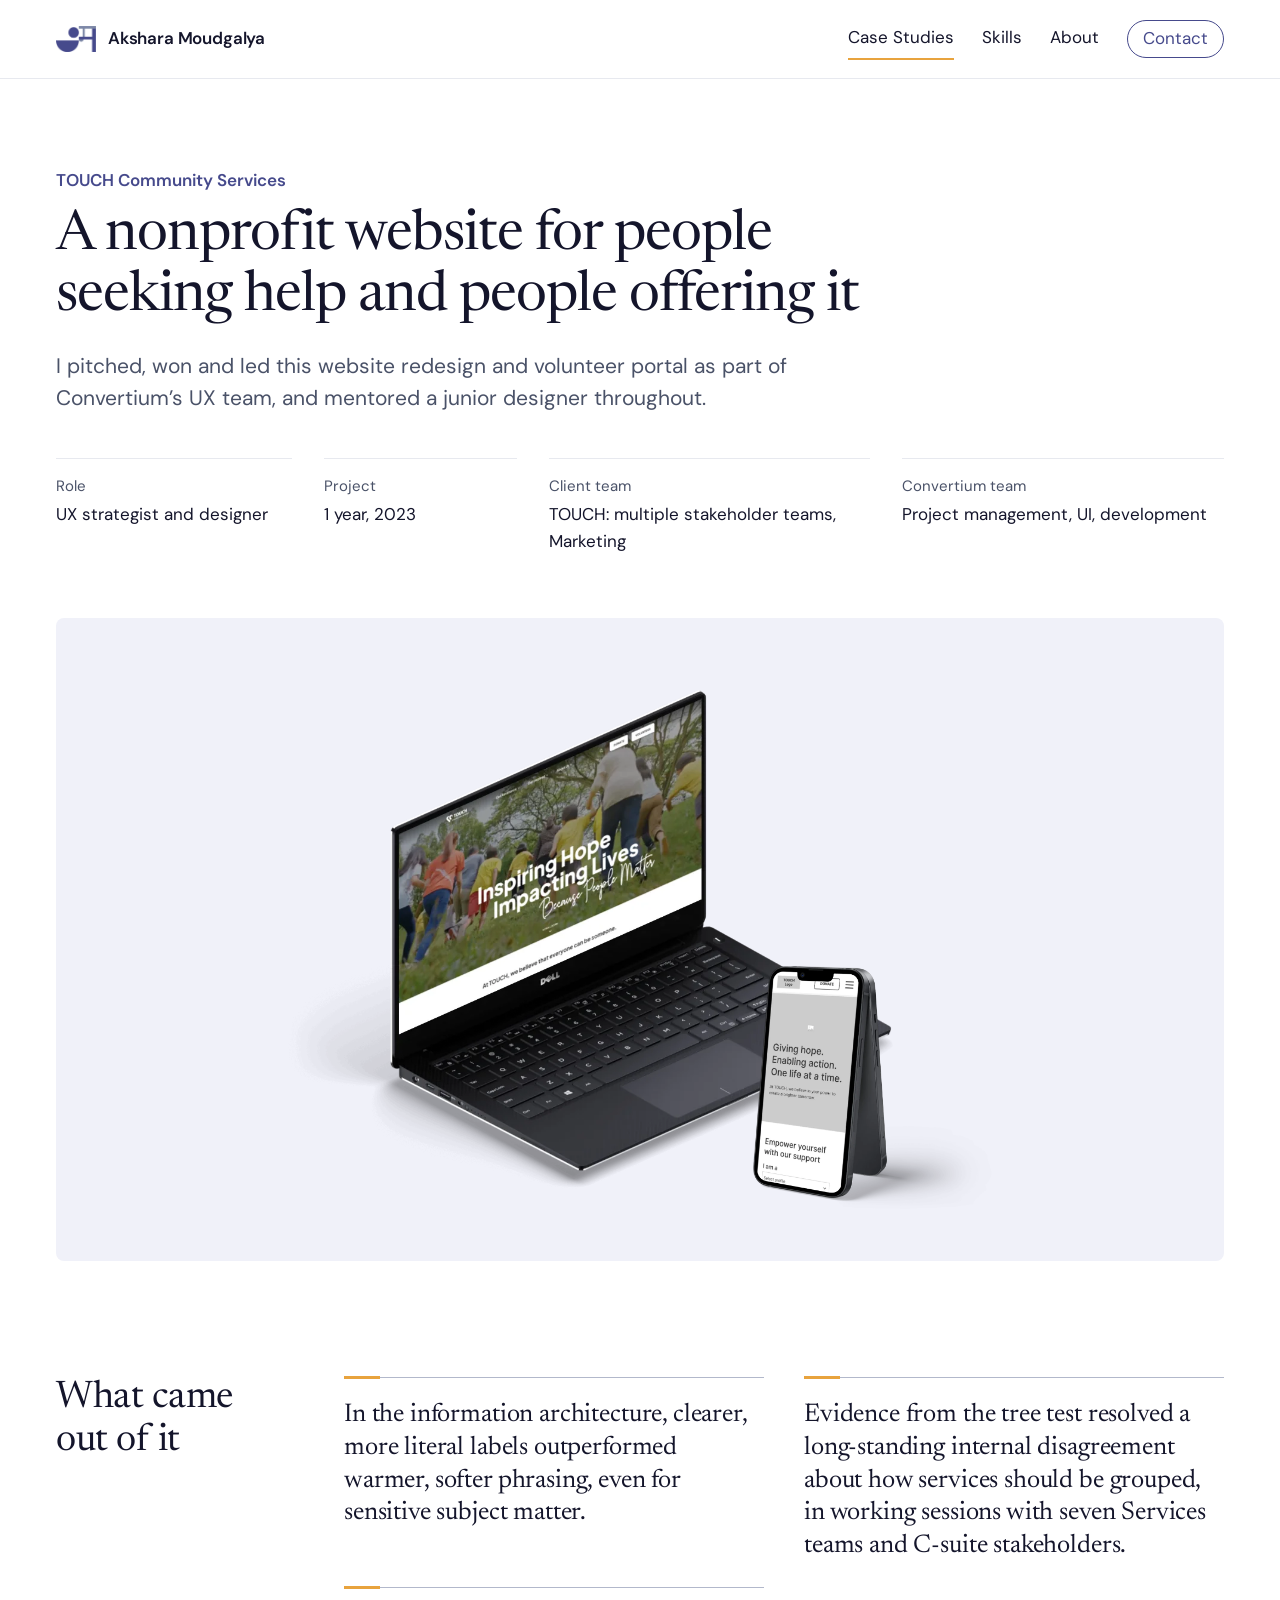
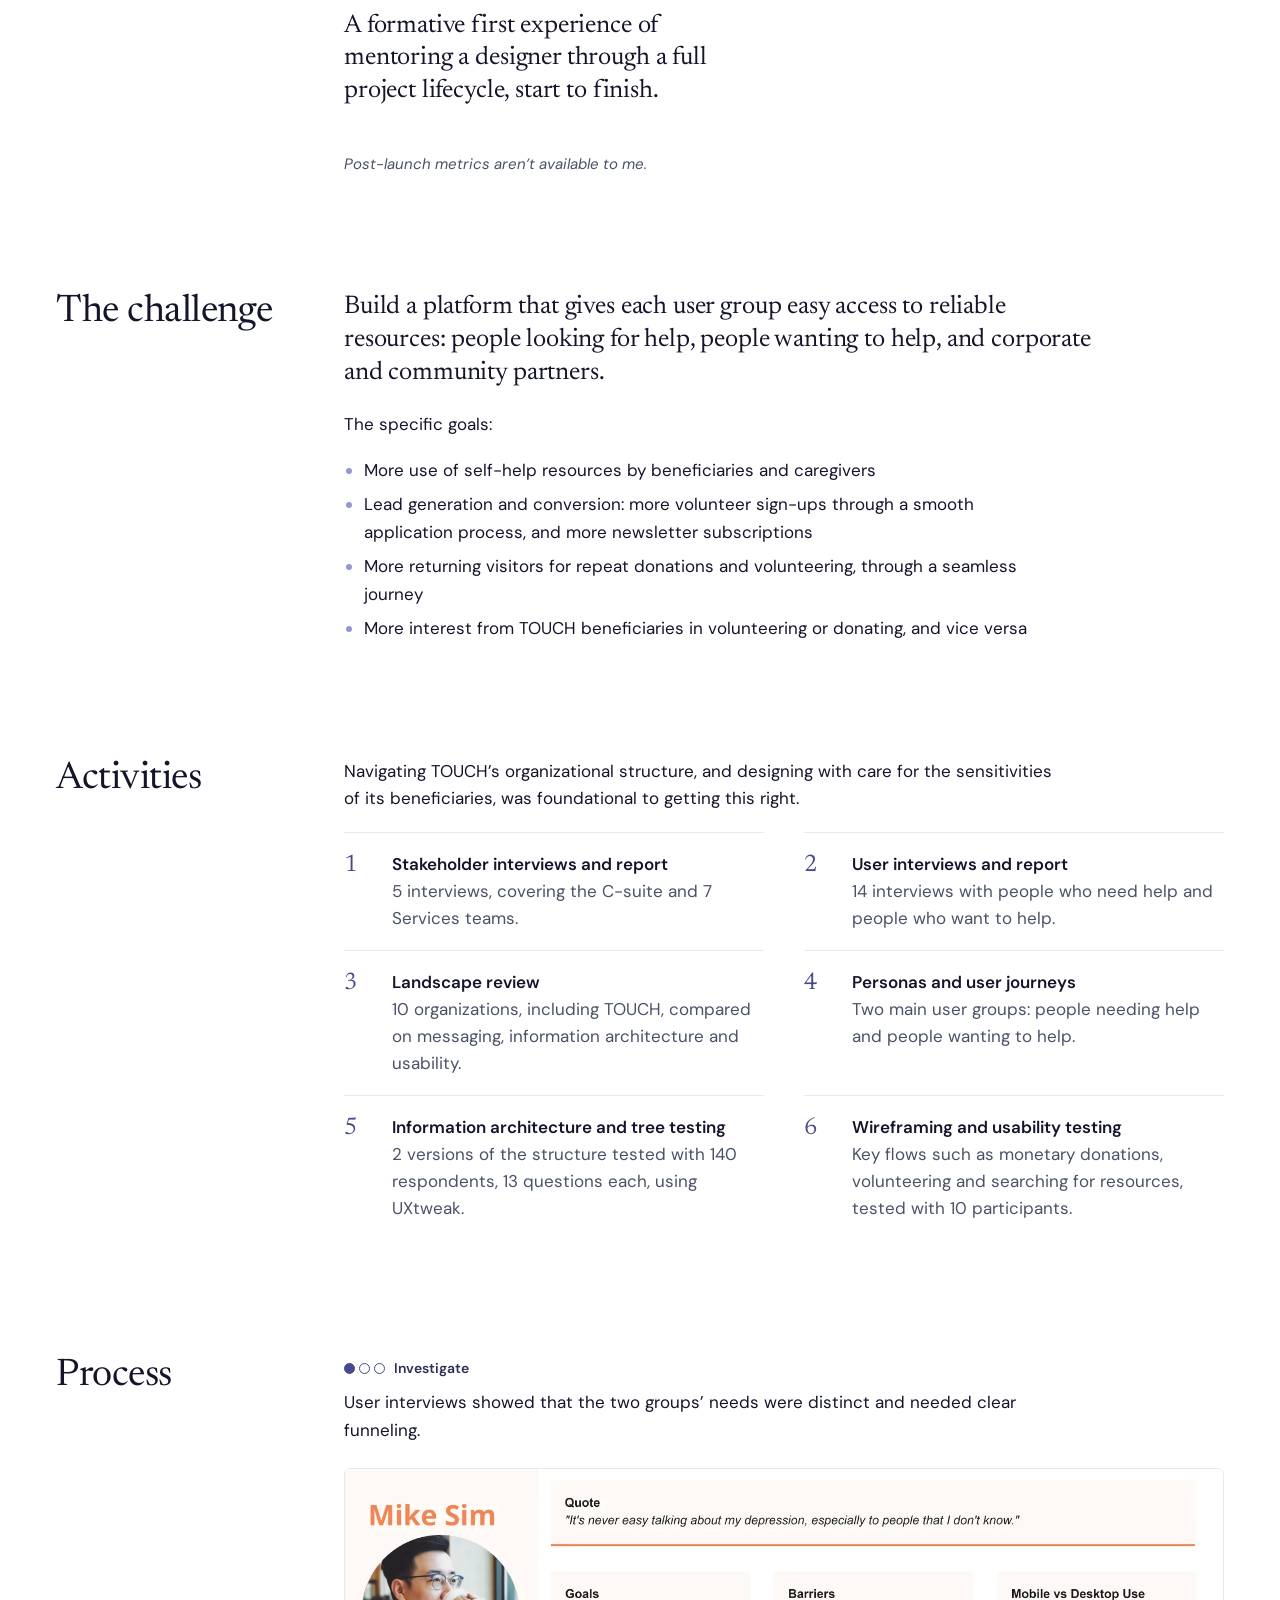
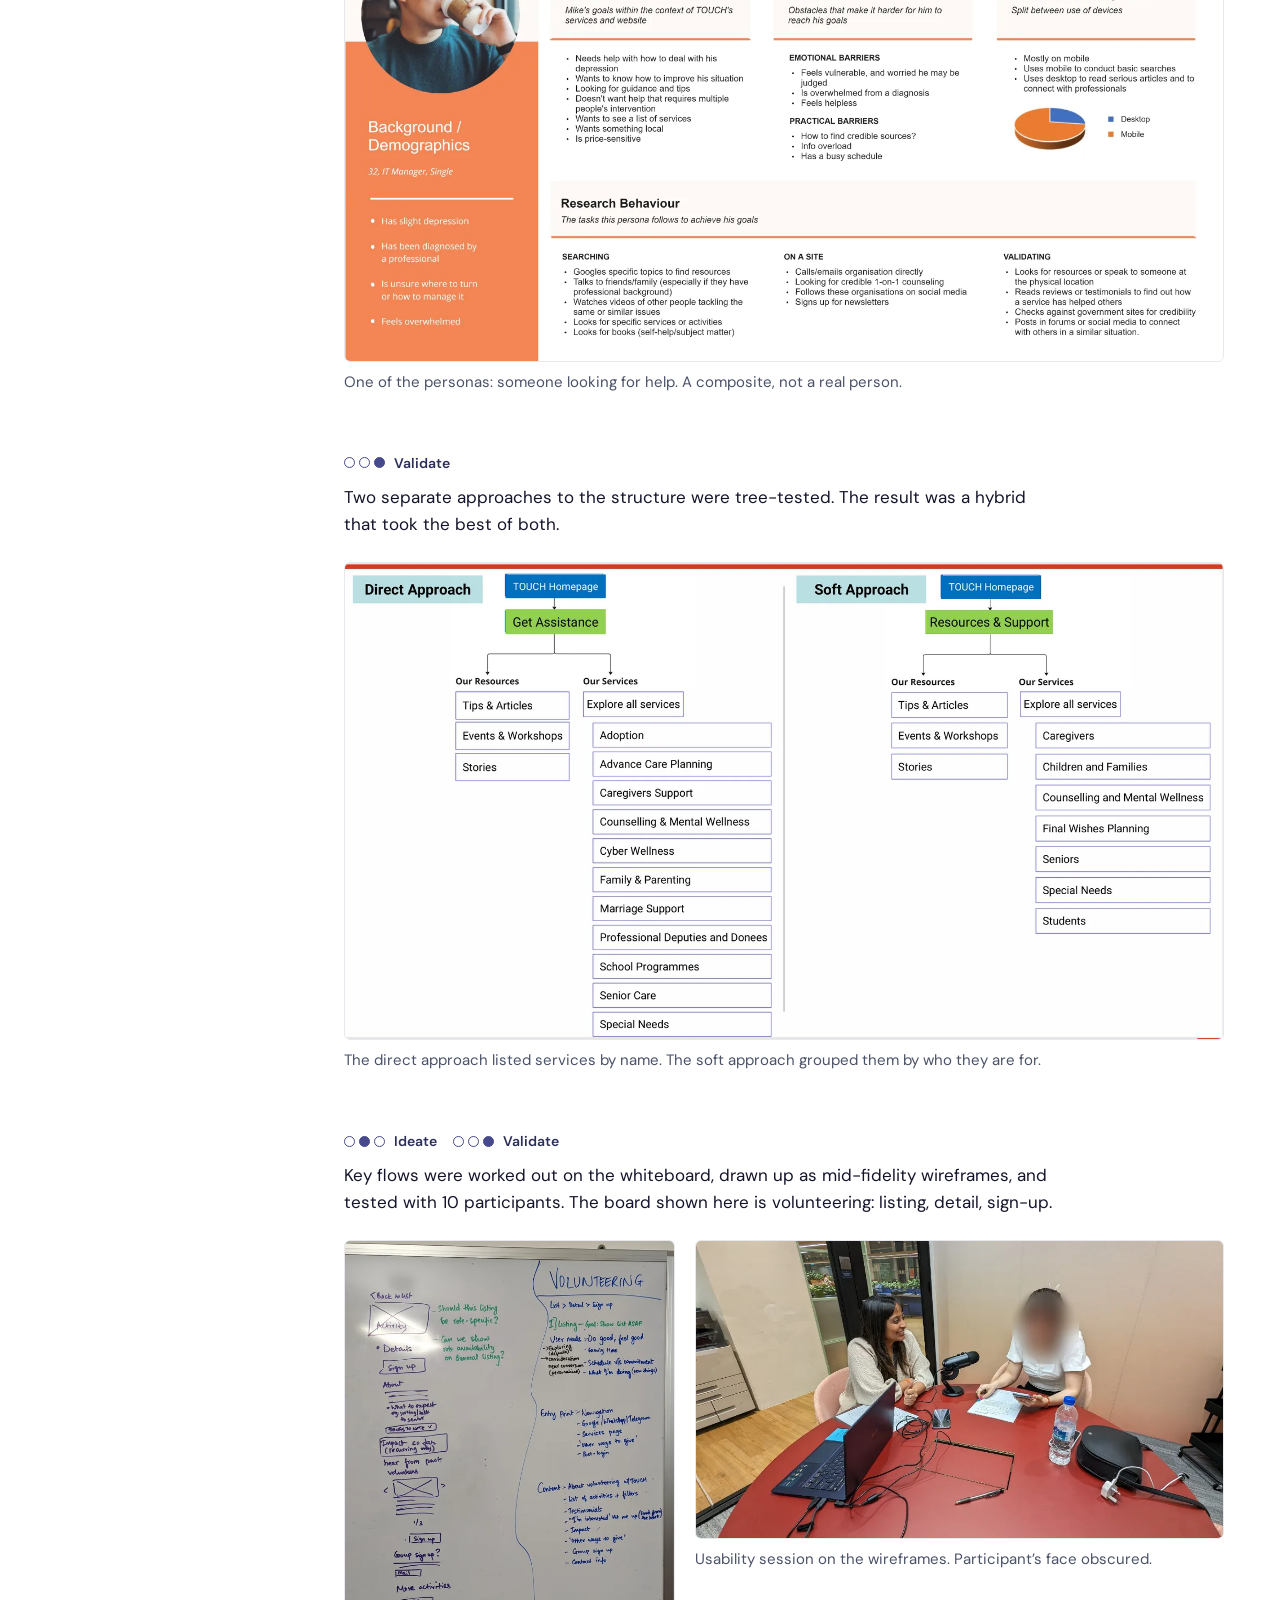
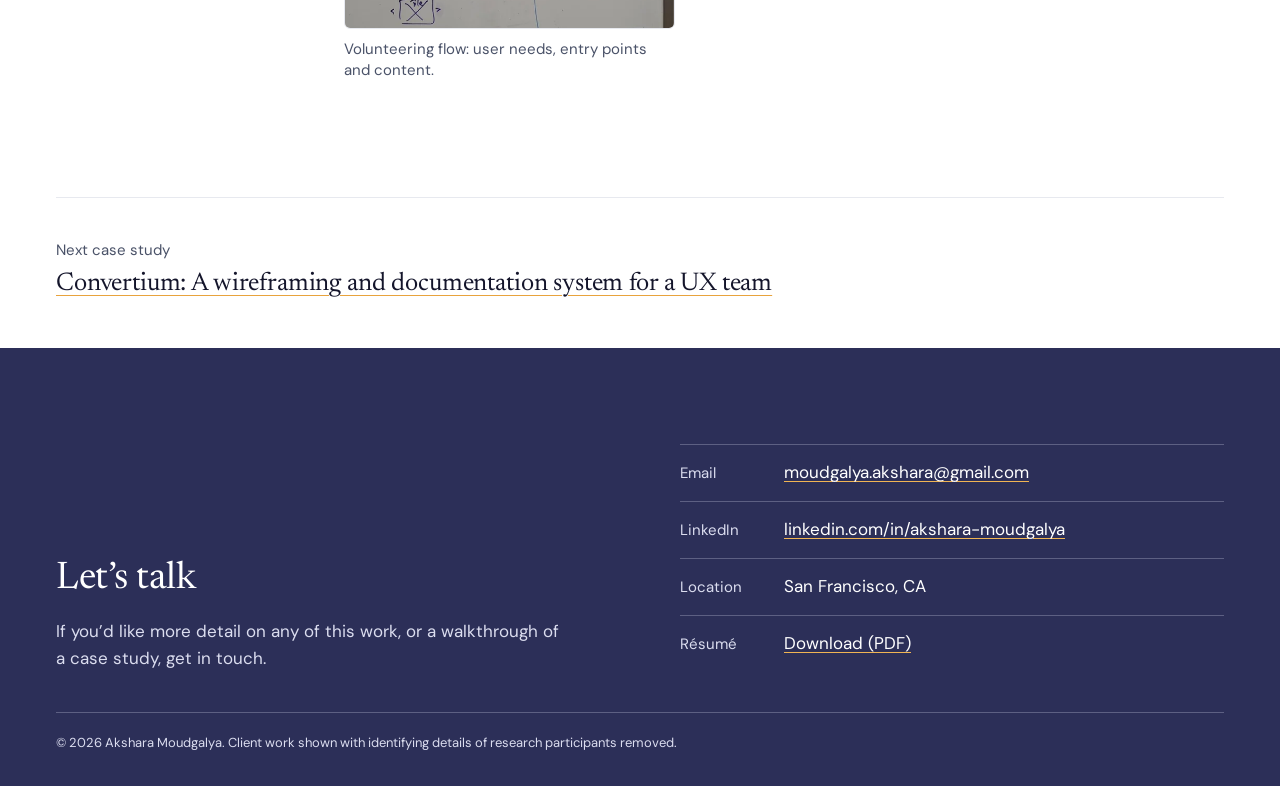
<file: work/touch-community-services.html>
<!doctype html>
<html lang="en">
<head>
<meta charset="utf-8">
<meta name="viewport" content="width=device-width, initial-scale=1">
<title>TOUCH Community Services case study | Akshara Moudgalya</title>
<meta name="description" content="How Akshara Moudgalya used interviews and a 140-respondent tree test to restructure the TOUCH Community Services website.">
<meta property="og:title" content="TOUCH Community Services case study | Akshara Moudgalya">
<meta property="og:description" content="How Akshara Moudgalya used interviews and a 140-respondent tree test to restructure the TOUCH Community Services website.">
<meta property="og:type" content="website">
<meta name="theme-color" content="#2C2F58">
<link rel="icon" type="image/png" href="../assets/img/favicon.png">
<link rel="preload" href="../assets/fonts/newsreader-latin-opsz-normal.woff2" as="font" type="font/woff2" crossorigin>
<link rel="preload" href="../assets/fonts/dm-sans-latin-opsz-normal.woff2" as="font" type="font/woff2" crossorigin>
<link rel="stylesheet" href="../assets/css/style.css">
</head>
<body>
<a class="skip" href="#main">Skip to content</a>
<header class="site-header">
  <div class="wrap site-header__inner">
    <a class="brand" href="../index.html">
      <img src="../assets/img/logo.png" width="360" height="231" alt="">
      <span>Akshara Moudgalya</span>
    </a>
    <nav class="site-nav" aria-label="Main">
      <ul>
        <li><a href="../index.html#work" aria-current="true">Case Studies</a></li>
        <li><a href="../skills.html">Skills</a></li>
        <li><a href="../about.html">About</a></li>
        <li><a href="#contact" class="nav-cta">Contact</a></li>
      </ul>
    </nav>
  </div>
</header>
<main id="main">

  <article>
  <header class="wrap case-head">
    <p class="case-head__client">TOUCH Community Services</p>
    <h1 class="h1 case-head__title">A nonprofit website for people seeking help and people offering it</h1>
    <p class="lead case-head__summary">I pitched, won and led this website redesign and volunteer portal as part of Convertium’s UX team, and mentored a junior designer throughout.</p>
    <dl class="case-facts"><div><dt>Role</dt><dd>UX strategist and designer</dd></div><div><dt>Project</dt><dd>1 year, 2023</dd></div><div><dt>Client team</dt><dd>TOUCH: multiple stakeholder teams, Marketing</dd></div><div><dt>Convertium team</dt><dd>Project management, UI, development</dd></div></dl>
  </header>
  <div class="wrap"><div class="case-hero"><div class="case-hero__stage">
      <img class="laptop" src="../assets/img/touch-laptop.webp" width="1014" height="836" alt="TOUCH Community Services home page on a laptop">
      <img class="phone" src="../assets/img/touch-phone-b.webp" width="871" height="885" alt="TOUCH home page wireframe on a phone">
    </div></div></div>
  
  <section class="wrap case-section">
    <div class="case-section__grid">
      <h2 class="h2">What came out of it</h2>
      <div class="case-section__body"><ul class="results"><li>In the information architecture, clearer, more literal labels outperformed warmer, softer phrasing, even for sensitive subject matter.</li><li>Evidence from the tree test resolved a long-standing internal disagreement about how services should be grouped, in working sessions with seven Services teams and C-suite stakeholders.</li><li>A formative first experience of mentoring a designer through a full project lifecycle, start to finish.</li></ul><p class="note">Post-launch metrics aren’t available to me.</p></div>
    </div>
  </section>
  <section class="wrap case-section">
    <div class="case-section__grid">
      <h2 class="h2">The challenge</h2>
      <div class="case-section__body"><p class="challenge">Build a platform that gives each user group easy access to reliable resources: people looking for help, people wanting to help, and corporate and community partners.</p><div class="prose"><p>The specific goals:</p><ul>
                 <li>More use of self-help resources by beneficiaries and caregivers</li>
                 <li>Lead generation and conversion: more volunteer sign-ups through a smooth application process, and more newsletter subscriptions</li>
                 <li>More returning visitors for repeat donations and volunteering, through a seamless journey</li>
                 <li>More interest from TOUCH beneficiaries in volunteering or donating, and vice versa</li>
                 </ul></div></div>
    </div>
  </section>
  <section class="wrap case-section">
    <div class="case-section__grid">
      <h2 class="h2">Activities</h2>
      <div class="case-section__body"><p class="step__text">Navigating TOUCH’s organizational structure, and designing with care for the sensitivities of its beneficiaries, was foundational to getting this right.</p>
    <ol class="activities">
      <li><h3>Stakeholder interviews and report</h3><p>5 interviews, covering the C-suite and 7 Services teams.</p></li>
      <li><h3>User interviews and report</h3><p>14 interviews with people who need help and people who want to help.</p></li>
      <li><h3>Landscape review</h3><p>10 organizations, including TOUCH, compared on messaging, information architecture and usability.</p></li>
      <li><h3>Personas and user journeys</h3><p>Two main user groups: people needing help and people wanting to help.</p></li>
      <li><h3>Information architecture and tree testing</h3><p>2 versions of the structure tested with 140 respondents, 13 questions each, using UXtweak.</p></li>
      <li><h3>Wireframing and usability testing</h3><p>Key flows such as monetary donations, volunteering and searching for resources, tested with 10 participants.</p></li>
    </ol></div>
    </div>
  </section>
  <section class="wrap case-section">
    <div class="case-section__grid">
      <h2 class="h2">Process</h2>
      <div class="case-section__body"><div class="step"><div class="step__text"><div><span class="phase" data-phase="1"><span class="phase__dots" aria-hidden="true"><i></i><i></i><i></i></span>Investigate</span></div><p>User interviews showed that the two groups’ needs were distinct and needed clear funneling.</p></div><div class="figs"><figure class="fig"><a href="../assets/img/touch-persona.webp" aria-label="Open full size: Persona sheet for a 32-year-old IT manager seeking help with depression, listing goals, barriers and research behavior"><img src="../assets/img/touch-persona.webp" width="1557" height="873" alt="Persona sheet for a 32-year-old IT manager seeking help with depression, listing goals, barriers and research behavior" loading="lazy" decoding="async"></a><figcaption>One of the personas: someone looking for help. A composite, not a real person.</figcaption></figure></div></div><div class="step"><div class="step__text"><div><span class="phase" data-phase="3"><span class="phase__dots" aria-hidden="true"><i></i><i></i><i></i></span>Validate</span></div><p>Two separate approaches to the structure were tree-tested. The result was a hybrid that took the best of both.</p></div><div class="figs"><figure class="fig"><a href="../assets/img/touch-ia-approaches.webp" aria-label="Open full size: Two tree diagrams: a direct approach labelled Get Assistance and a soft approach labelled Resources and Support"><img src="../assets/img/touch-ia-approaches.webp" width="1600" height="868" alt="Two tree diagrams: a direct approach labelled Get Assistance and a soft approach labelled Resources and Support" loading="lazy" decoding="async"></a><figcaption>The direct approach listed services by name. The soft approach grouped them by who they are for.</figcaption></figure></div></div><div class="step"><div class="step__text"><div><span class="phase" data-phase="2"><span class="phase__dots" aria-hidden="true"><i></i><i></i><i></i></span>Ideate</span><span class="phase" data-phase="3"><span class="phase__dots" aria-hidden="true"><i></i><i></i><i></i></span>Validate</span></div><p>Key flows were worked out on the whiteboard, drawn up as mid-fidelity wireframes, and tested with 10 participants. The board shown here is volunteering: listing, detail, sign-up.</p></div><div class="figs figs--narrow-wide"><figure class="fig"><a href="../assets/img/touch-whiteboard.webp" aria-label="Open full size: Whiteboard notes on the volunteering flow covering user needs, entry points and content"><img src="../assets/img/touch-whiteboard.webp" width="629" height="740" alt="Whiteboard notes on the volunteering flow covering user needs, entry points and content" loading="lazy" decoding="async"></a><figcaption>Volunteering flow: user needs, entry points and content.</figcaption></figure><figure class="fig"><a href="../assets/img/touch-usability.webp" aria-label="Open full size: Akshara running a usability test with a participant who is using a phone"><img src="../assets/img/touch-usability.webp" width="984" height="554" alt="Akshara running a usability test with a participant who is using a phone" loading="lazy" decoding="async"></a><figcaption>Usability session on the wireframes. Participant’s face obscured.</figcaption></figure></div></div></div>
    </div>
  </section>
  </article>
  <div class="wrap"><nav class="next" aria-label="Next case study">
    <p>Next case study</p>
    <a class="h3" href="convertium-design-system.html">Convertium: A wireframing and documentation system for a UX team</a>
  </nav></div>

</main>
<footer class="contact" id="contact">
  <div class="wrap contact__inner">
    <div>
      <h2 class="h2">Let’s talk</h2>
      <p>If you’d like more detail on any of this work, or a walkthrough of a case study, get in touch.</p>
    </div>
    <ul class="contact__list">
      <li><span>Email</span><a href="mailto:moudgalya.akshara@gmail.com">moudgalya.akshara@gmail.com</a></li>
      <li><span>LinkedIn</span><a href="https://www.linkedin.com/in/akshara-moudgalya-1ba449b6/">linkedin.com/in/akshara-moudgalya</a></li>
      <li><span>Location</span>San Francisco, CA</li>
      <li><span>Résumé</span><a href="../assets/Akshara-Moudgalya-Resume.pdf" target="_blank" rel="noopener">Download (PDF)</a></li>
    </ul>
  </div>
  <div class="wrap"><p class="contact__fine">© 2026 Akshara Moudgalya. Client work shown with identifying details of research participants removed.</p></div>
</footer>
</body>
</html>
</file>
<file: assets/css/style.css>
/* ==========================================================================
   Akshara Moudgalya — portfolio
   Colors come from the Figma brand collection ("Collection 1 / Mode 1").
   Breakpoints: mobile < 640px, tablet 640–1023px, desktop >= 1024px.
   ========================================================================== */

@font-face {
  font-family: "Newsreader";
  src: url("../fonts/newsreader-latin-opsz-normal.woff2") format("woff2");
  font-weight: 200 800;
  font-style: normal;
  font-display: swap;
}
@font-face {
  font-family: "DM Sans";
  src: url("../fonts/dm-sans-latin-opsz-normal.woff2") format("woff2");
  font-weight: 100 1000;
  font-style: normal;
  font-display: swap;
}
@font-face {
  font-family: "DM Sans";
  src: url("../fonts/dm-sans-latin-opsz-italic.woff2") format("woff2");
  font-weight: 100 1000;
  font-style: italic;
  font-display: swap;
}

:root {
  /* Brand: primary */
  --primary-50: #F0F1F9;
  --primary-100: #DBDDEF;
  --primary-300: #9499CE;
  --primary-500: #464A8C;
  --primary-700: #2C2F58;
  --primary-900: #14152B;
  /* Brand: accent */
  --accent-50: #FDF3E2;
  --accent-100: #FAE3B8;
  --accent-300: #F0B453;
  --accent-500: #E8A33D;
  --accent-700: #B87D24;
  /* Brand: secondary */
  --secondary-50: #F5F6F9;
  --secondary-100: #E7E9EF;
  --secondary-300: #B2B8CB;
  --secondary-500: #7C87A6;
  --secondary-700: #4A5268;
  --secondary-900: #1D2029;

  /* Roles */
  --page: #FFFFFF;
  --ink: var(--primary-900);
  --ink-soft: var(--secondary-700);
  --link: var(--primary-500);
  --rule: var(--secondary-100);
  --panel: var(--primary-50);

  --serif: "Newsreader", "Iowan Old Style", "Palatino Linotype", Georgia, serif;
  --sans: "DM Sans", "Helvetica Neue", Arial, sans-serif;

  /* Type scale */
  --t-display: clamp(2.375rem, 1.35rem + 4.4vw, 4.5rem);
  --t-h1: clamp(2rem, 1.3rem + 3vw, 3.5rem);
  --t-h2: clamp(1.625rem, 1.3rem + 1.4vw, 2.375rem);
  --t-h3: clamp(1.3125rem, 1.2rem + 0.5vw, 1.625rem);
  --t-lead: clamp(1.125rem, 1.05rem + 0.35vw, 1.3125rem);
  --t-body: 1.0625rem;
  --t-small: 0.9375rem;
  --t-fine: 0.8125rem;

  /* Space */
  --gutter: clamp(1.25rem, 5vw, 3.5rem);
  --section: clamp(4rem, 9vw, 7.5rem);
  --wrap: 73.75rem;
}

*, *::before, *::after { box-sizing: border-box; }

html {
  -webkit-text-size-adjust: 100%;
  text-size-adjust: 100%;
  scroll-behavior: smooth;
}

body {
  margin: 0;
  background: var(--page);
  color: var(--ink);
  font-family: var(--sans);
  font-size: var(--t-body);
  line-height: 1.6;
  font-optical-sizing: auto;
  -webkit-font-smoothing: antialiased;
  text-rendering: optimizeLegibility;
}

img { display: block; max-width: 100%; height: auto; }

h1, h2, h3, h4, p, ul, ol, dl, dd, figure { margin: 0; }
ul, ol { padding: 0; }

a { color: var(--link); text-decoration-thickness: 1px; text-underline-offset: 0.2em; }
a:hover { color: var(--primary-700); text-decoration-thickness: 2px; }

:focus-visible {
  outline: 3px solid var(--accent-500);
  outline-offset: 3px;
  border-radius: 2px;
}

.wrap {
  width: 100%;
  max-width: calc(var(--wrap) + 2 * var(--gutter));
  margin-inline: auto;
  padding-inline: var(--gutter);
}

.skip {
  position: absolute;
  left: var(--gutter);
  top: -4rem;
  z-index: 10;
  padding: 0.6rem 1rem;
  background: var(--primary-700);
  color: #fff;
  border-radius: 4px;
}
.skip:focus { top: 0.75rem; color: #fff; }

.visually-hidden {
  position: absolute;
  width: 1px; height: 1px;
  overflow: hidden;
  clip-path: inset(50%);
  white-space: nowrap;
}

/* --------------------------------------------------------------------------
   Site header
   -------------------------------------------------------------------------- */
.site-header { border-bottom: 1px solid var(--rule); }
.site-header__inner {
  display: flex;
  flex-wrap: wrap;
  align-items: center;
  justify-content: space-between;
  gap: 0.5rem 2rem;
  padding-block: 1.125rem;
}
.brand {
  display: inline-flex;
  align-items: center;
  gap: 0.75rem;
  color: var(--ink);
  font-weight: 600;
  letter-spacing: -0.01em;
  text-decoration: none;
}
.brand:hover { color: var(--primary-500); }
.brand img { width: 2.5rem; height: auto; }

.site-nav ul {
  display: flex;
  flex-wrap: wrap;
  gap: 0.25rem 1.75rem;
  list-style: none;
}
.site-nav a {
  display: inline-block;
  padding-block: 0.4rem;
  color: var(--ink);
  text-decoration: none;
  border-bottom: 2px solid transparent;
}
.site-nav a:hover { border-bottom-color: var(--primary-300); }
.site-nav a[aria-current] { border-bottom-color: var(--accent-500); }

/* --------------------------------------------------------------------------
   Shared type
   -------------------------------------------------------------------------- */
.display, .h1, .h2, .h3 {
  font-family: var(--serif);
  font-weight: 400;
  color: var(--ink);
  text-wrap: balance;
}
.display { font-size: var(--t-display); line-height: 1.04; letter-spacing: -0.022em; }
.h1 { font-size: var(--t-h1); line-height: 1.08; letter-spacing: -0.018em; }
.h2 { font-size: var(--t-h2); line-height: 1.14; letter-spacing: -0.012em; }
.h3 { font-size: var(--t-h3); line-height: 1.22; letter-spacing: -0.006em; }

.lead { font-size: var(--t-lead); line-height: 1.5; color: var(--ink-soft); max-width: 40em; }
.soft { color: var(--ink-soft); }
.small { font-size: var(--t-small); }

.prose > * + * { margin-top: 1.1em; }
.prose { max-width: 42em; }
.prose ul, .prose ol { padding-left: 1.2em; }
.prose li + li { margin-top: 0.45em; }
.prose li::marker { color: var(--primary-300); }

.button {
  display: inline-block;
  padding: 0.8rem 1.35rem;
  border: 1.5px solid var(--primary-500);
  border-radius: 999px;
  background: var(--primary-500);
  color: #fff;
  font-weight: 500;
  text-decoration: none;
  transition: background-color 0.15s ease, border-color 0.15s ease;
}
.button:hover { background: var(--primary-700); border-color: var(--primary-700); color: #fff; }
.button--quiet { background: transparent; color: var(--primary-500); }
.button--quiet:hover { background: var(--primary-50); color: var(--primary-700); border-color: var(--primary-700); }

/* --------------------------------------------------------------------------
   Home: hero
   -------------------------------------------------------------------------- */
.hero { padding-block: clamp(3.5rem, 9vw, 7.5rem) clamp(3rem, 7vw, 5.5rem); }
.hero__grid { display: grid; gap: 2.5rem; }
.hero__lead { margin-top: 1.75rem; }
.hero__actions { display: flex; flex-wrap: wrap; gap: 0.75rem; margin-top: 2.25rem; }

.facts { display: grid; gap: 1.1rem; align-content: end; }
.facts dt { font-size: var(--t-small); color: var(--ink-soft); }
.facts dd { font-weight: 500; }
.facts > div { padding-top: 0.9rem; border-top: 1px solid var(--rule); }

@media (min-width: 640px) {
  .facts { grid-template-columns: repeat(3, 1fr); gap: 1.5rem; }
}
@media (min-width: 1024px) {
  .hero__grid { grid-template-columns: minmax(0, 1fr) 16.5rem; gap: 4.5rem; align-items: end; }
  .facts { grid-template-columns: 1fr; gap: 1.1rem; padding-bottom: 0.4rem; }
}

/* --------------------------------------------------------------------------
   Home: selected work, drawn as a site map
   The index borrows the notation of an information-architecture diagram:
   one root, one trunk, a branch and a node per case study.
   -------------------------------------------------------------------------- */
.work {
  --trunk: 0.5rem;          /* x position of the trunk line */
  --branch: 1.75rem;        /* indent from trunk to content */
  --node-y: 3.3rem;         /* y position of each node inside its item */
  --line: 1.5px solid var(--primary-300);
  padding-bottom: var(--section);
}
.work__root {
  position: relative;
  padding: 0 0 1.25rem calc(var(--trunk) * 2 + 1rem);
}
.work__root::before {            /* root node */
  content: "";
  position: absolute;
  left: 0;
  top: 0.62em;
  width: calc(var(--trunk) * 2);
  height: calc(var(--trunk) * 2);
  margin-top: calc(var(--trunk) * -1);
  border-radius: 3px;
  background: var(--primary-500);
}
.work__root::after {             /* trunk start, from root down to the list */
  content: "";
  position: absolute;
  left: calc(var(--trunk) - 0.75px);
  top: calc(0.62em + var(--trunk));
  bottom: 0;
  border-left: var(--line);
}

.tree { list-style: none; }
.tree__item {
  position: relative;
  padding: 2.25rem 0 2.25rem var(--branch);
}
.tree__item::before {            /* trunk running past this item */
  content: "";
  position: absolute;
  left: calc(var(--trunk) - 0.75px);
  top: 0;
  bottom: 0;
  border-left: var(--line);
}
.tree__item:last-child::before { bottom: auto; height: calc(var(--node-y) - 0.9rem); }
.tree__item::after {             /* elbow from trunk to node */
  content: "";
  position: absolute;
  left: calc(var(--trunk) - 0.75px);
  top: calc(var(--node-y) - 0.9rem);
  width: calc(var(--branch) - var(--trunk) - 0.35rem);
  height: 0.9rem;
  border-left: var(--line);
  border-bottom: var(--line);
  border-bottom-left-radius: 0.85rem;
}

.project {
  position: relative;
  display: grid;
  gap: 1.5rem;
  align-items: start;
  padding-left: 1.1rem;
}
.project::before {               /* node */
  content: "";
  position: absolute;
  left: -0.4rem;
  top: calc(var(--node-y) - 2.25rem - 0.4rem);
  width: 0.8rem;
  height: 0.8rem;
  border-radius: 50%;
  background: var(--accent-500);
  box-shadow: 0 0 0 1.5px var(--primary-700);
}
.project__eyebrow { padding-top: 0.34rem; line-height: 1.4; }
.project__client { font-weight: 600; color: var(--primary-500); }
.project__title { margin-top: 0.35rem; max-width: 22em; }
.project__title a { color: inherit; text-decoration: none; }
.project__title a::after { content: ""; position: absolute; inset: 0; }   /* whole row is the link */
.project:hover .project__title a,
.project__title a:focus-visible {
  text-decoration: underline;
  text-decoration-thickness: 1.5px;
  text-underline-offset: 0.16em;
  text-decoration-color: var(--accent-500);
}
.project__result { margin-top: 0.9rem; max-width: 34em; color: var(--ink-soft); }
.project__result strong { font-weight: 700; color: var(--ink); }
/* Disciplines and project dates: plain text split by thin light dividers.
   The divider of whichever item starts a line is clipped by the list's overflow. */
.project__meta {
  display: flex;
  flex-wrap: wrap;
  gap: 0.45rem 0;
  margin: 1rem 0 0 -0.75rem;
  overflow: hidden;
  list-style: none;
  font-size: var(--t-small);
  color: var(--ink-soft);
}
.project__meta li {
  margin-left: -1.5px;
  padding: 0 0.75rem;
  border-left: 1.5px solid var(--primary-300);
  line-height: 1.15;
}
.project__media {
  display: grid;
  place-items: center;
  aspect-ratio: 4 / 3;
  padding: 7%;
  border-radius: 6px;
  background: var(--panel);
  transition: background-color 0.2s ease;
}
.project:hover .project__media { background: var(--primary-100); }
.project__media img { max-height: 100%; width: auto; object-fit: contain; }

@media (min-width: 640px) {
  .work { --trunk: 0.5625rem; --branch: 3rem; --node-y: 3.6rem; }
  .tree__item { padding-block: 2.5rem; }
  .project { grid-template-columns: minmax(0, 1fr) minmax(0, 15.5rem); gap: 2rem; }
  .project::before { top: calc(var(--node-y) - 2.5rem - 0.4rem); }
}
@media (min-width: 1024px) {
  .work { --branch: 4.75rem; --node-y: 3.8rem; }
  .tree__item { padding-block: 2.75rem; }
  .project { grid-template-columns: minmax(0, 1fr) minmax(0, 26rem); gap: 4rem; padding-left: 1.5rem; }
  .project::before { top: calc(var(--node-y) - 2.75rem - 0.4rem); }
}

/* --------------------------------------------------------------------------
   Process: three phases
   -------------------------------------------------------------------------- */
.band { background: var(--panel); padding-block: var(--section); }
.band__intro { max-width: 40em; }
.band__intro p { margin-top: 1rem; }

.phases { display: grid; gap: 2.5rem; margin-top: 3rem; list-style: none; }
.phases__step { padding-top: 1.25rem; border-top: 1.5px solid var(--primary-300); }
.phases__step h3 { margin-top: 0.85rem; }
.phases__step p { margin-top: 0.6rem; color: var(--ink-soft); }
.phases__step .methods { margin-top: 1rem; font-size: var(--t-small); color: var(--primary-700); }
@media (min-width: 640px) {
  .phases { grid-template-columns: repeat(3, 1fr); gap: 2rem; }
}
@media (min-width: 1024px) {
  .phases { gap: 3.5rem; }
}

/* Phase marker: three dots, the active phase filled. Used on the home page
   and as a tag on case-study figures. */
.phase {
  display: inline-flex;
  align-items: center;
  gap: 0.55rem;
  font-size: 0.875rem;
  font-weight: 600;
  color: var(--primary-700);
  white-space: nowrap;
}
.phase__dots { display: inline-flex; gap: 0.25rem; }
.phase__dots i {
  width: 0.6875rem; height: 0.6875rem;
  border-radius: 50%;
  border: 1.5px solid var(--primary-500);
}
.phase[data-phase="1"] i:nth-child(1),
.phase[data-phase="2"] i:nth-child(2),
.phase[data-phase="3"] i:nth-child(3) { background: var(--primary-500); }

/* --------------------------------------------------------------------------
   Two-column lists (clients, recognition, about page)
   -------------------------------------------------------------------------- */
.section { padding-block: var(--section); }
.split { display: grid; gap: 3rem; }
.split h2 + * { margin-top: 1.5rem; }
@media (min-width: 1024px) {
  .split { grid-template-columns: 1fr 1fr; gap: 5rem; }
}

.plain-list { list-style: none; }
.plain-list li { padding-block: 0.8rem; border-top: 1px solid var(--rule); }
.plain-list li:last-child { border-bottom: 1px solid var(--rule); }
.plain-list strong { font-weight: 600; }
.plain-list span { display: block; color: var(--ink-soft); font-size: var(--t-small); }

.inline-list { list-style: none; display: flex; flex-wrap: wrap; gap: 0.5rem; }
.inline-list li {
  padding: 0.35rem 0.85rem;
  border: 1px solid var(--primary-100);
  border-radius: 999px;
  font-size: var(--t-small);
}

/* --------------------------------------------------------------------------
   Case study
   -------------------------------------------------------------------------- */
.case-head { padding-block: clamp(3rem, 7vw, 5.5rem) clamp(2rem, 4vw, 3rem); }
.case-head__client { font-weight: 600; color: var(--primary-500); }
.case-head__title { margin-top: 0.75rem; max-width: 19em; }
.case-head__summary { margin-top: 1.5rem; }

.case-facts { display: grid; gap: 0; margin-top: 2.75rem; border-bottom: 1px solid var(--rule); }
.case-facts > div { padding-block: 0.95rem; border-top: 1px solid var(--rule); }
.case-facts dt { font-size: var(--t-small); color: var(--ink-soft); }
.case-facts dd { margin-top: 0.15rem; }
@media (min-width: 640px) {
  .case-facts { grid-template-columns: 1fr 1fr; column-gap: 2rem; border-bottom: 0; }
  .case-facts > div { border-bottom: 0; }
}
@media (min-width: 1024px) {
  .case-facts { grid-template-columns: 1.1fr 0.9fr 1.5fr 1.5fr; }
  .case-facts--three { grid-template-columns: 1fr 1fr 1.5fr; }
  .case-facts--five { grid-template-columns: repeat(3, 1fr); column-gap: 2.5rem; }
}

.case-hero {
  display: grid;
  place-items: center;
  padding: clamp(1.5rem, 6vw, 4.5rem);
  border-radius: 8px;
  background: var(--panel);
}
.case-hero__stage { position: relative; width: min(100%, 44rem); }
.case-hero__stage .laptop { width: 86%; }
.case-hero__stage--solo .laptop { width: 100%; margin-inline: auto; }
.case-hero__stage .phone { position: absolute; right: 0; bottom: -4%; width: 34%; }

.case-section { padding-top: var(--section); }
.case-section__grid { display: grid; gap: 1.5rem; }
.case-section__body > * + * { margin-top: 1.25rem; }
@media (min-width: 1024px) {
  .case-section__grid { grid-template-columns: 15rem minmax(0, 1fr); gap: 3rem; }
}

.challenge {
  font-family: var(--serif);
  font-size: var(--t-h3);
  line-height: 1.3;
  letter-spacing: -0.006em;
  max-width: 30em;
  text-wrap: pretty;
}

.results { display: grid; gap: 0; list-style: none; }
.results li {
  position: relative;
  padding: 1.35rem 0 1.5rem;
  border-top: 1px solid var(--secondary-300);
  font-family: var(--serif);
  font-size: var(--t-h3);
  line-height: 1.28;
  letter-spacing: -0.006em;
  text-wrap: pretty;
}
.results li::before {            /* tick on the rule */
  content: "";
  position: absolute;
  left: 0; top: -2px;
  width: 2.25rem; height: 3px;
  background: var(--accent-500);
}
.results a { color: inherit; }
@media (min-width: 640px) {
  .results { grid-template-columns: 1fr 1fr; column-gap: 2.5rem; }
}
.note { font-size: var(--t-small); color: var(--ink-soft); font-style: italic; }

.principles { display: grid; gap: 1.75rem 2.5rem; list-style: none; }
.principles h3 { font-family: var(--sans); font-size: var(--t-body); font-weight: 600; }
.principles p { margin-top: 0.35rem; color: var(--ink-soft); }
@media (min-width: 640px) {
  .principles { grid-template-columns: 1fr 1fr; }
}

.activities { display: grid; gap: 0 2.5rem; list-style: none; counter-reset: act; }
.activities li {
  counter-increment: act;
  display: grid;
  grid-template-columns: 2.25rem 1fr;
  align-content: start;
  gap: 0 0.75rem;
  padding-block: 1.1rem;
  border-top: 1px solid var(--rule);
}
.activities li::before {
  content: counter(act);
  grid-row: span 2;
  font-family: var(--serif);
  font-size: 1.5rem;
  line-height: 1.2;
  color: var(--primary-500);
}
.activities h3 { font-family: var(--sans); font-size: var(--t-body); font-weight: 600; }
.activities p { color: var(--ink-soft); }
@media (min-width: 640px) {
  .activities { grid-template-columns: 1fr 1fr; }
}

/* Figures */
.step + .step { margin-top: 3.5rem; }
.step__text { max-width: 42em; }
.step__text .phase { margin-bottom: 0.6rem; }

.figs { display: grid; gap: 1.25rem; margin-top: 1.5rem; }
.fig { min-width: 0; }
.fig a { display: block; border-radius: 6px; }
.fig img {
  width: 100%;
  border: 1px solid var(--rule);
  border-radius: 6px;
  background: var(--secondary-50);
}
.fig figcaption {
  margin-top: 0.6rem;
  font-size: var(--t-small);
  line-height: 1.45;
  color: var(--ink-soft);
}
.fig--tall a {
  height: clamp(20rem, 38vw, 30rem);
  overflow: hidden;
  border: 1px solid var(--rule);
  background: var(--secondary-50);
}
.fig--tall img {
  width: 100%;
  height: 100%;
  object-fit: cover;
  object-position: top center;
  border: 0;
  border-radius: 0;
}
.fig--natural img { width: auto; max-width: 100%; }
.figs--columns { display: block; }
.figs--columns .fig { break-inside: avoid; margin-bottom: 1.5rem; }
.step__text .phase + .phase { margin-left: 1rem; }
@media (min-width: 640px) {
  .figs--columns { columns: 2; column-gap: 1.25rem; }
  .figs--2 { grid-template-columns: 1fr 1fr; }
  .figs--3 { grid-template-columns: repeat(3, 1fr); }
  .figs--wide-narrow { grid-template-columns: 1.6fr 1fr; }
  .figs--narrow-wide { grid-template-columns: 1fr 1.6fr; }
}

.next {
  margin-top: var(--section);
  border-top: 1px solid var(--rule);
  padding-block: 2.5rem 3rem;
}
.next p { font-size: var(--t-small); color: var(--ink-soft); }
.next a { display: inline-block; margin-top: 0.4rem; color: var(--ink); text-decoration-color: var(--accent-500); }

/* --------------------------------------------------------------------------
   About
   -------------------------------------------------------------------------- */
.about-head { display: grid; gap: 2.5rem; padding-block: clamp(3rem, 7vw, 5.5rem) 0; }
.about-head__photo img { width: 100%; max-width: 22rem; aspect-ratio: 4 / 5; object-fit: cover; border-radius: 8px; }
@media (min-width: 640px) {
  .about-head { grid-template-columns: minmax(0, 1fr) minmax(0, 15rem); align-items: start; }
  .about-head__photo { order: 2; }
}
@media (min-width: 1024px) {
  .about-head { grid-template-columns: minmax(0, 1fr) 22rem; gap: 5rem; }
}

.timeline { list-style: none; }
.timeline li {
  display: grid;
  gap: 0.2rem 2rem;
  padding-block: 1.25rem;
  border-top: 1px solid var(--rule);
}
.timeline li:last-child { border-bottom: 1px solid var(--rule); }
.timeline time, .timeline .when { color: var(--ink-soft); font-size: var(--t-small); }
.timeline strong { font-weight: 600; }
.timeline p { color: var(--ink-soft); margin-top: 0.3rem; max-width: 44em; }
@media (min-width: 640px) {
  .timeline li { grid-template-columns: 8.5rem minmax(0, 1fr); }
  .timeline .when { padding-top: 0.15rem; }
}

/* --------------------------------------------------------------------------
   Contact footer
   -------------------------------------------------------------------------- */
.contact { background: var(--primary-700); color: #fff; }
.contact__inner { display: grid; gap: 2.5rem; padding-block: clamp(3.5rem, 8vw, 6rem) 2.5rem; }
.contact .h2 { color: #fff; }
.contact p { color: var(--primary-100); max-width: 30em; margin-top: 1rem; }
.contact__list { display: grid; gap: 0; list-style: none; }
.contact__list li {
  display: grid;
  grid-template-columns: 5.5rem minmax(0, 1fr);
  gap: 1rem;
  padding-block: 0.9rem;
  border-top: 1px solid rgba(219, 221, 239, 0.28);
}
.contact__list span { color: var(--primary-100); font-size: var(--t-small); padding-top: 0.1rem; }
.contact a { color: #fff; text-decoration-color: var(--accent-300); overflow-wrap: anywhere; }
.contact a:hover { color: var(--accent-100); }
.contact__fine {
  padding-block: 1.25rem 2rem;
  border-top: 1px solid rgba(219, 221, 239, 0.28);
  font-size: var(--t-fine);
  color: var(--primary-100);
}
.contact .contact__fine { max-width: none; margin-top: 0; }
@media (min-width: 1024px) {
  .contact__inner { grid-template-columns: 1fr 1fr; gap: 5rem; align-items: end; }
}


/* --------------------------------------------------------------------------
   Navigation: Contact is an action, so it is the one button in the nav
   -------------------------------------------------------------------------- */
.site-nav ul { align-items: center; }
.site-nav a.nav-cta {
  padding: 0.3rem 0.95rem;
  border: 1.5px solid var(--primary-500);
  border-radius: 999px;
  color: var(--primary-500);
  transition: background-color 0.15s ease, color 0.15s ease;
}
.site-nav a.nav-cta:hover { background: var(--primary-500); border-color: var(--primary-500); color: #fff; }
@media (max-width: 639px) {
  .site-nav ul { gap: 0.25rem 1.15rem; }
}
@media (max-width: 399px) {
  .site-nav ul { gap: 0.25rem 0.8rem; }
  .site-nav a { font-size: var(--t-small); }
  .site-nav a.nav-cta { padding-inline: 0.75rem; }
}
@media (max-width: 339px) {
  .site-nav ul { gap: 0.25rem 0.55rem; }
  .site-nav a.nav-cta { padding-inline: 0.6rem; }
}

/* Arriving at the contact block from the nav: a brief lift in color shows where you landed */
@keyframes arrive {
  0%, 45% { background-color: var(--primary-500); }
  100% { background-color: var(--primary-700); }
}
.contact:target { animation: arrive 2.4s ease-out; }

/* --------------------------------------------------------------------------
   Home: compact process strip
   -------------------------------------------------------------------------- */
.band--compact { padding-block: clamp(2.5rem, 5vw, 3.75rem); }
.strip { display: grid; gap: 1.75rem; }
.strip__intro p { margin-top: 0.5rem; color: var(--ink-soft); }
.strip__steps { display: grid; gap: 1.25rem; list-style: none; }
.strip__steps li { padding-top: 0.9rem; border-top: 1.5px solid var(--primary-300); }
.strip__steps h3 { margin-top: 0.7rem; }
.strip__steps p { margin-top: 0.4rem; color: var(--ink-soft); }
.strip .phase { font-size: 0.9375rem; gap: 0.65rem; }
.strip .phase__dots { gap: 0.3rem; }
.strip .phase__dots i { width: 0.875rem; height: 0.875rem; border-width: 2px; }
@media (min-width: 640px) {
  .strip__steps { grid-template-columns: repeat(3, 1fr); gap: 1.75rem; }
}
@media (min-width: 1024px) {
  .strip { grid-template-columns: 15rem minmax(0, 1fr); gap: 3rem; align-items: start; }
}

/* --------------------------------------------------------------------------
   Skills: each skill with the evidence behind it
   -------------------------------------------------------------------------- */
.jump { margin-top: 2rem; }
.inline-list a {
  display: block;
  margin: -0.35rem -0.85rem;
  padding: 0.35rem 0.85rem;
  border-radius: 999px;
  color: var(--primary-700);
  text-decoration: none;
}
.inline-list a:hover { background: var(--primary-50); }

.evidence { list-style: none; }
.case-section__body > .evidence { margin-top: 2rem; }
.evidence__row { display: grid; gap: 0.5rem 2rem; padding-block: 1.15rem; border-top: 1px solid var(--rule); }
.evidence__row:last-child { border-bottom: 1px solid var(--rule); }
.evidence__row h3 { font-family: var(--sans); font-size: var(--t-body); font-weight: 600; }
.evidence__items { display: grid; gap: 0.9rem; list-style: none; }
.evidence__items li { display: grid; gap: 0.1rem 1.5rem; }
.evidence__items p { color: var(--ink-soft); }
.evidence__items .evidence__where { font-size: var(--t-small); font-weight: 500; color: var(--ink); }
@media (min-width: 640px) {
  .evidence__row { grid-template-columns: 12.5rem minmax(0, 1fr); }
}
@media (min-width: 1024px) {
  .evidence__items li { grid-template-columns: minmax(0, 1fr) 12.5rem; align-items: baseline; }
}

[id] { scroll-margin-top: 1.5rem; }
.section--flush-top { padding-top: 0; }
.page-end { height: var(--section); }


/* --------------------------------------------------------------------------
   Masthead photo
   -------------------------------------------------------------------------- */
.hero__aside { display: grid; gap: 1.5rem; align-content: end; }
.avatar { width: 4.5rem; height: 4.5rem; border-radius: 50%; object-fit: cover; }

/* --------------------------------------------------------------------------
   Clients, grouped by industry: plain text, nothing that looks clickable
   -------------------------------------------------------------------------- */
/* Each industry is drawn as a small branch of a site map: label node, clients branching off it */
.clients { display: grid; gap: 2.25rem 3rem; margin-top: 2rem; }
@media (min-width: 560px) { .clients { grid-template-columns: 1fr 1fr; } }
@media (min-width: 1024px) { .clients { grid-template-columns: repeat(3, 1fr); } }
.cgroup__label {
  position: relative;
  padding-left: 1.4rem;
  font-family: var(--serif);
  font-size: 1.25rem;
  font-weight: 400;
  line-height: 1.3;
}
.cgroup__label::before {
  content: "";
  position: absolute;
  left: 0; top: 0.32em;
  width: 0.7rem; height: 0.7rem;
  border-radius: 2px;
  background: var(--primary-500);
}
.cgroup__list { list-style: none; margin: 0.35rem 0 0 calc(0.35rem - 0.75px); }
.cgroup__list li { position: relative; padding: 0.55rem 0 0.1rem 2rem; line-height: 1.35; }
.cgroup__list li::before {          /* trunk */
  content: "";
  position: absolute;
  left: 0; top: 0; bottom: 0;
  border-left: 1.5px solid var(--primary-300);
}
.cgroup__list li:last-child::before { bottom: auto; height: 1.2rem; }
.cgroup__list li:first-child::before { top: -0.4rem; }
.cgroup__list li:only-child::before { height: 1.6rem; }
.cgroup__list li::after {           /* elbow */
  content: "";
  position: absolute;
  left: 0; top: 0.3rem;
  width: 1.15rem; height: 0.92rem;
  border-left: 1.5px solid var(--primary-300);
  border-bottom: 1.5px solid var(--primary-300);
  border-bottom-left-radius: 0.6rem;
}
.cgroup__list span { position: relative; display: inline-block; }
.cgroup__list span::before {        /* client node */
  content: "";
  position: absolute;
  left: -0.95rem; top: 0.62em;
  width: 0.5rem; height: 0.5rem;
  border-radius: 50%;
  background: var(--accent-500);
  transform: translateY(-50%);
}

.awards { display: grid; gap: 0 3rem; margin-top: 1.5rem; list-style: none; }
.awards li { padding-block: 0.9rem; border-top: 1px solid var(--rule); }
.awards strong { font-weight: 600; }
.awards span { display: block; margin-top: 0.15rem; color: var(--ink-soft); font-size: var(--t-small); }
@media (min-width: 1024px) { .awards { grid-template-columns: repeat(3, 1fr); } }

.hero__lead2 { margin-top: 0.75rem; }
.strip__link { margin-top: 0.35rem; }

.nowrap { white-space: nowrap; }
.tools { margin-top: 0; color: var(--ink-soft); max-width: 40em; }
.section--research { padding-bottom: 0; }
.figs--even img { aspect-ratio: 3 / 2; object-fit: cover; }

@media (max-width: 479px) {
  .contact__list li { grid-template-columns: 1fr; gap: 0.15rem; }
}

@media (prefers-reduced-motion: reduce) {
  html { scroll-behavior: auto; }
  * { transition: none !important; }
  .contact:target { animation: none; box-shadow: inset 0 4px 0 var(--accent-500); }
}

@media print {
  .site-nav, .skip { display: none; }
  .contact { background: none; color: var(--ink); }
}
</file>
